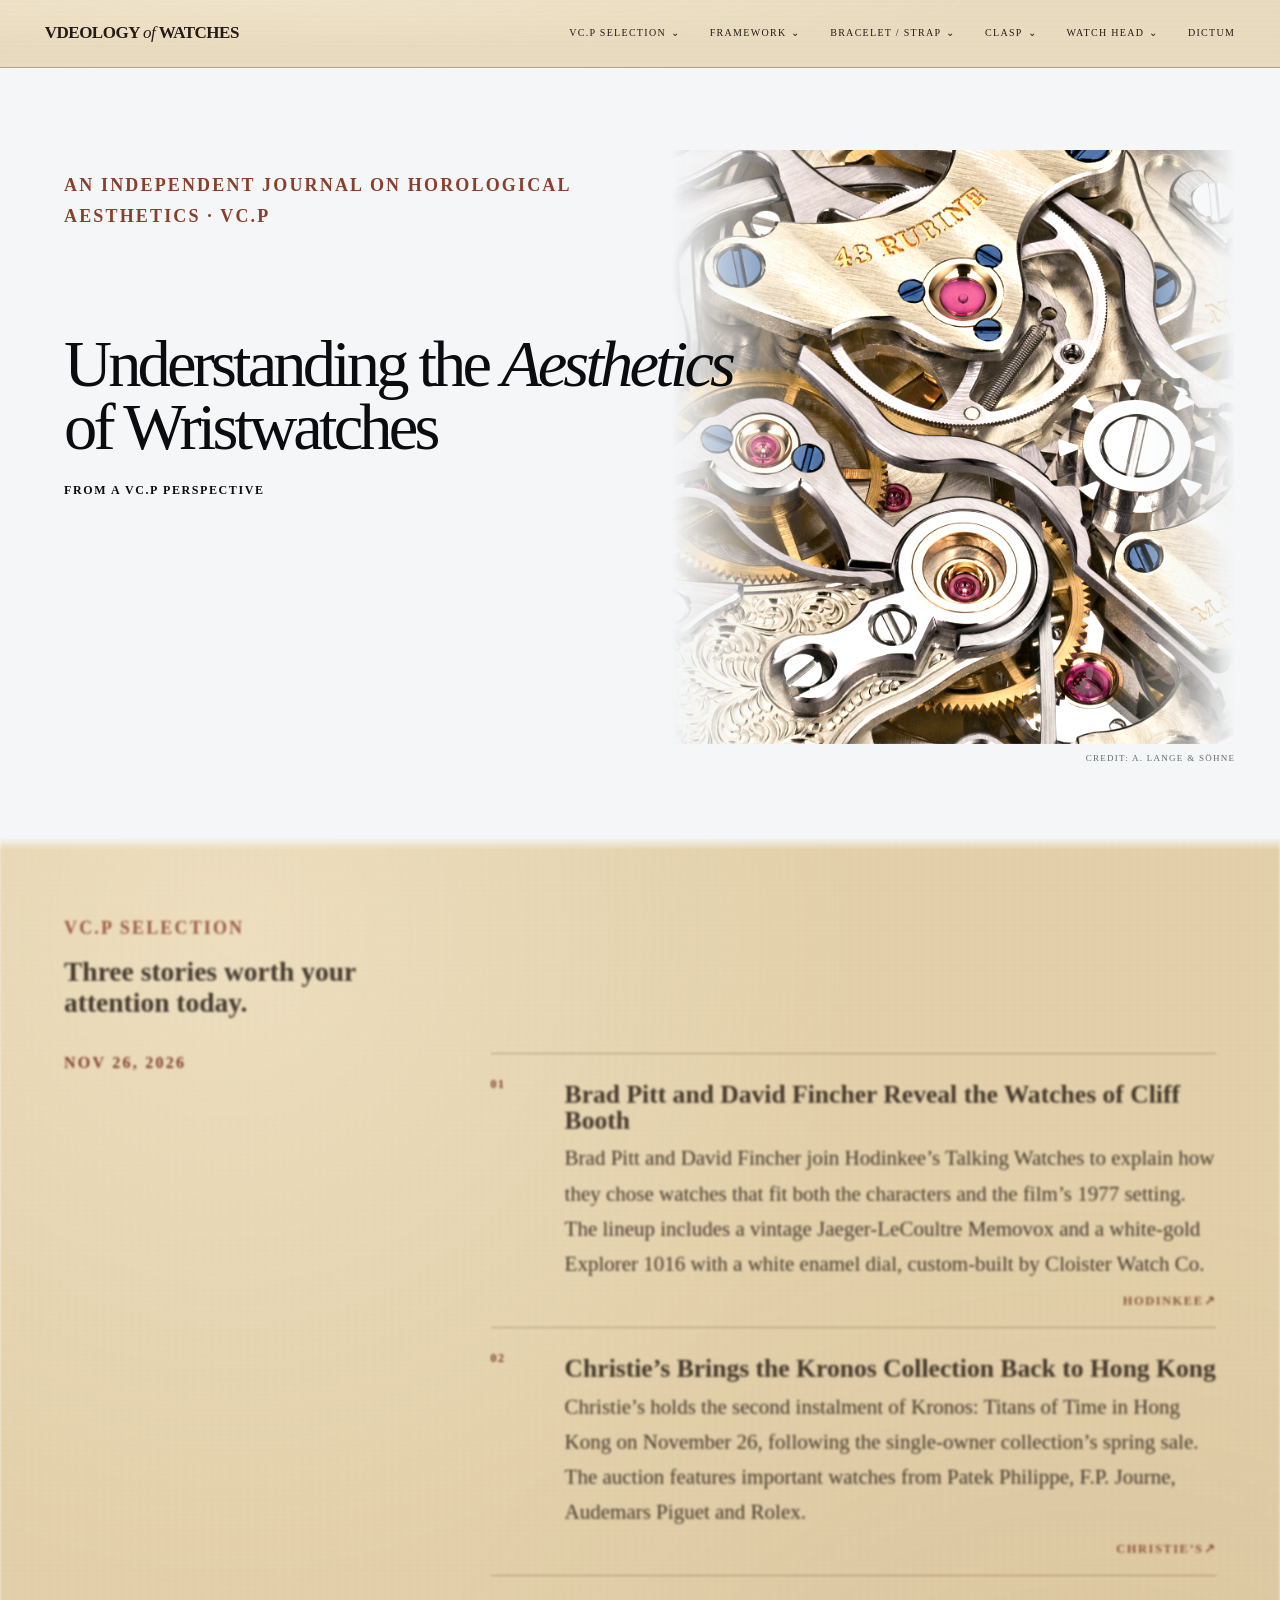
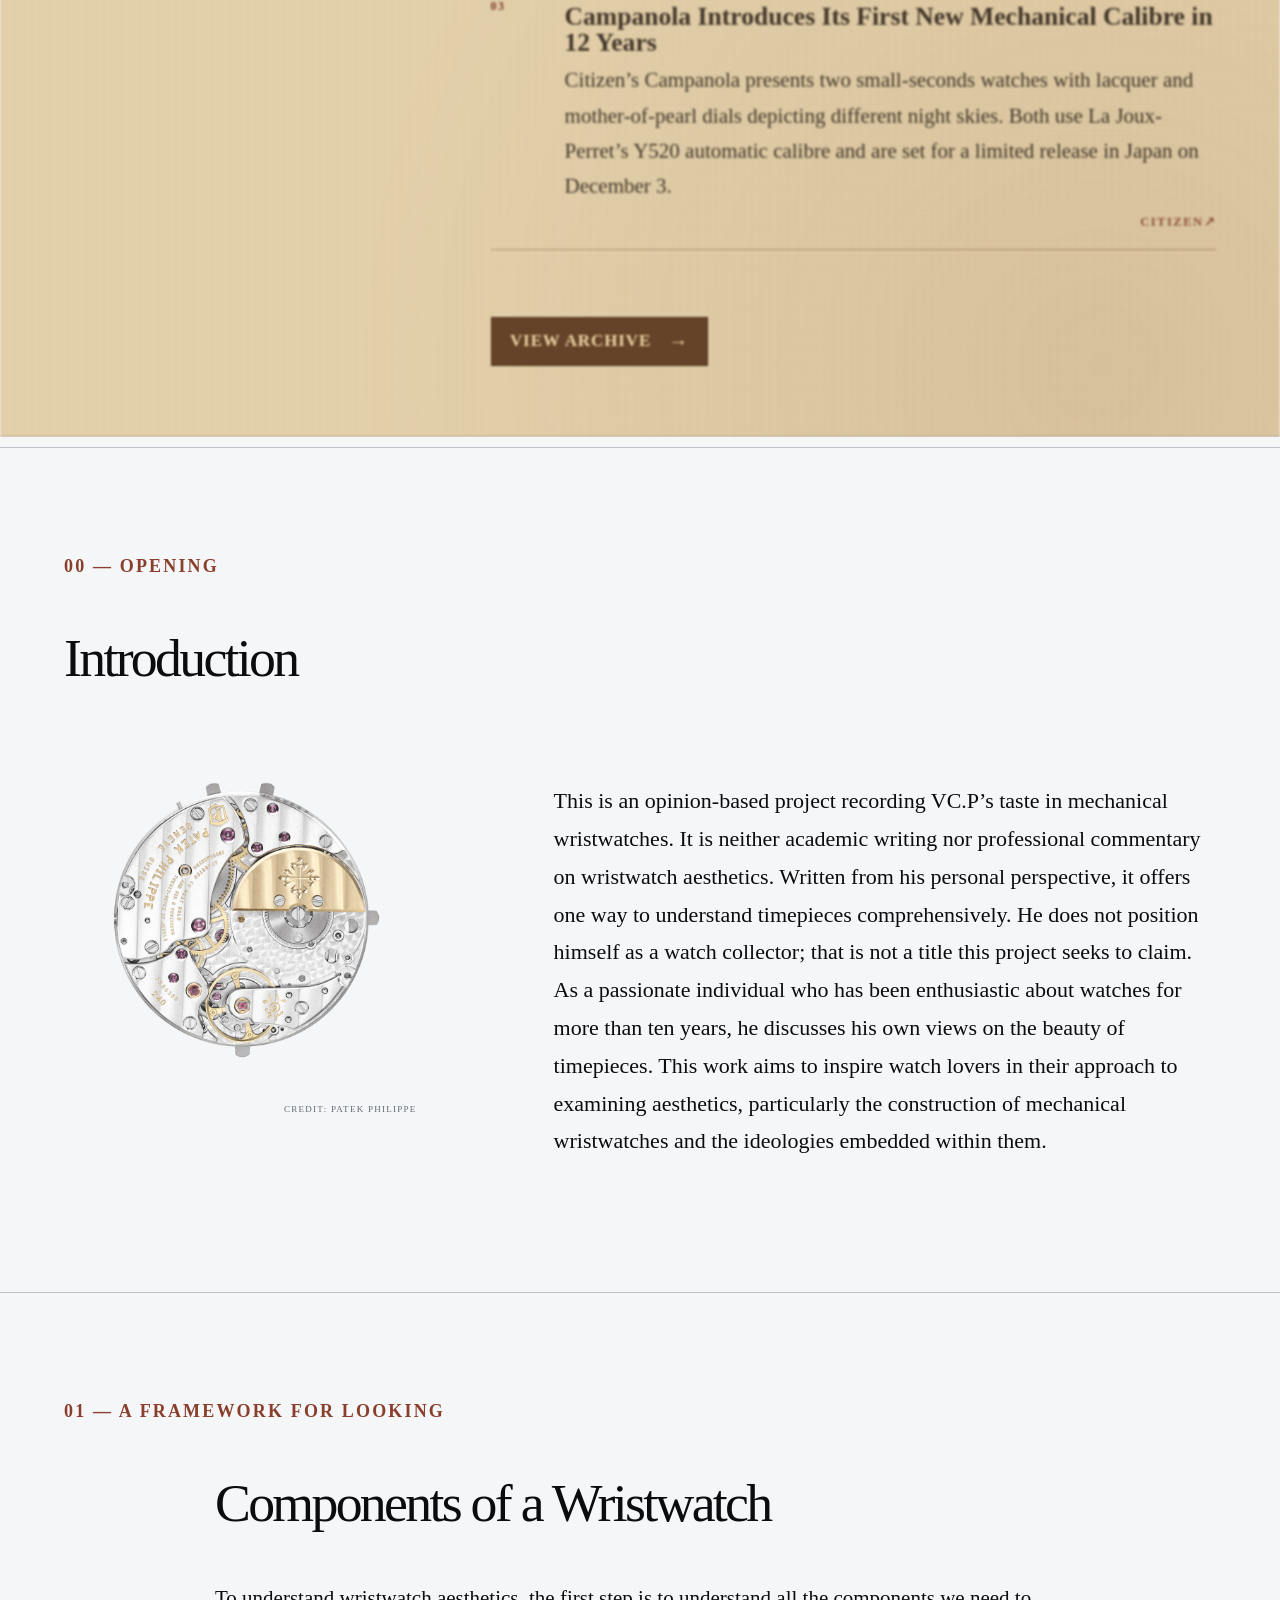
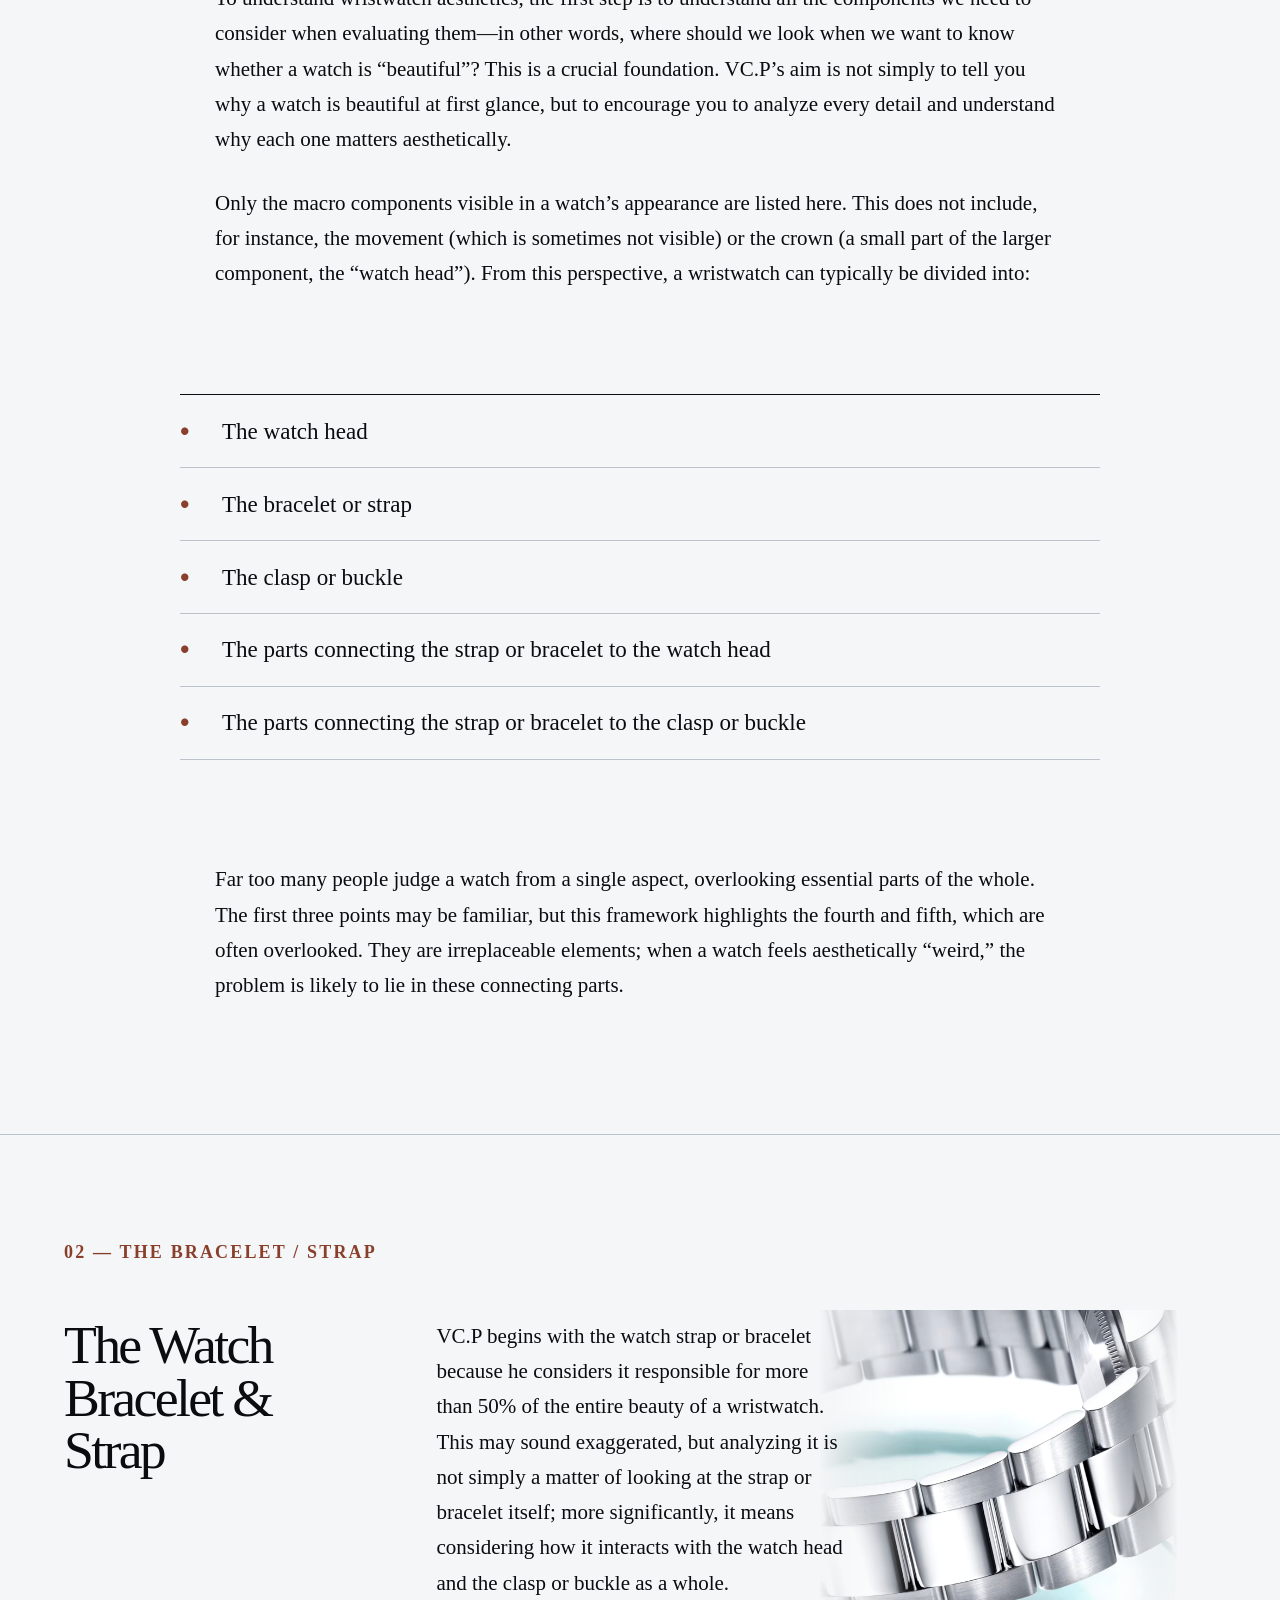
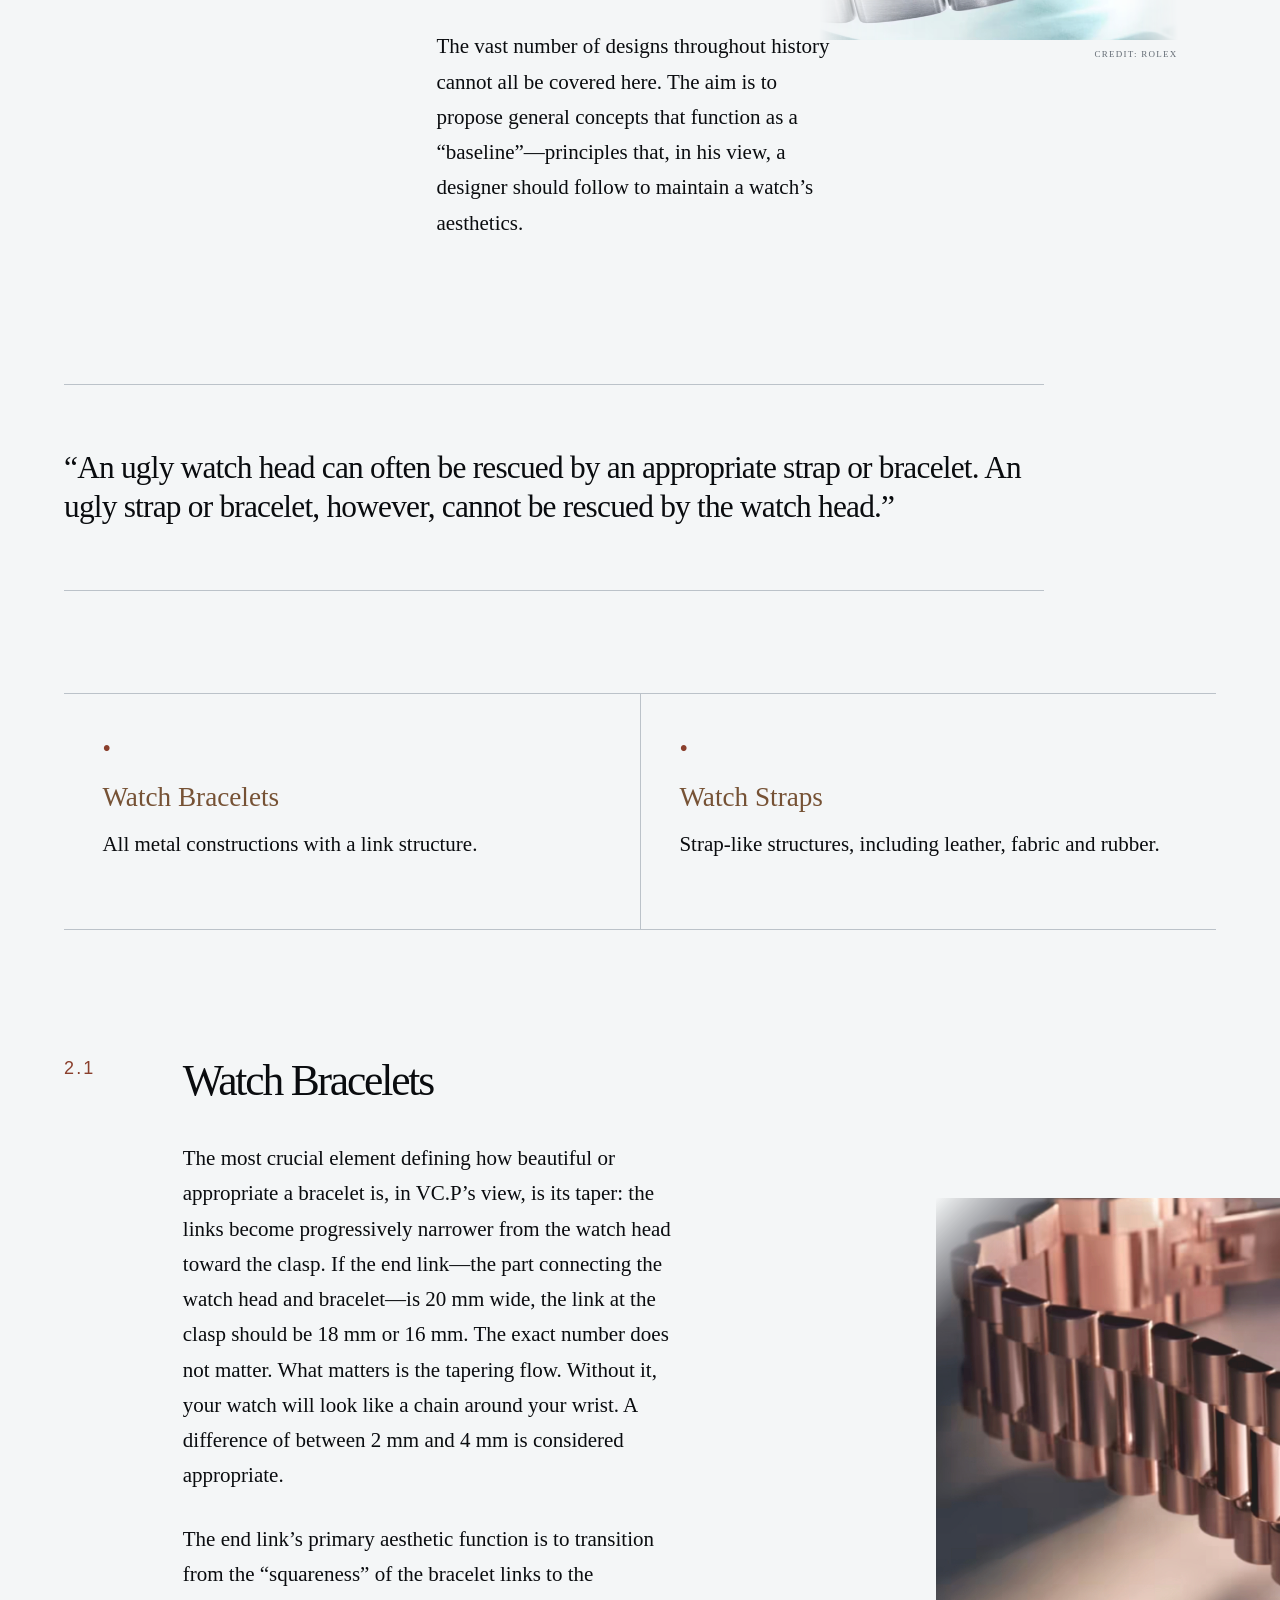
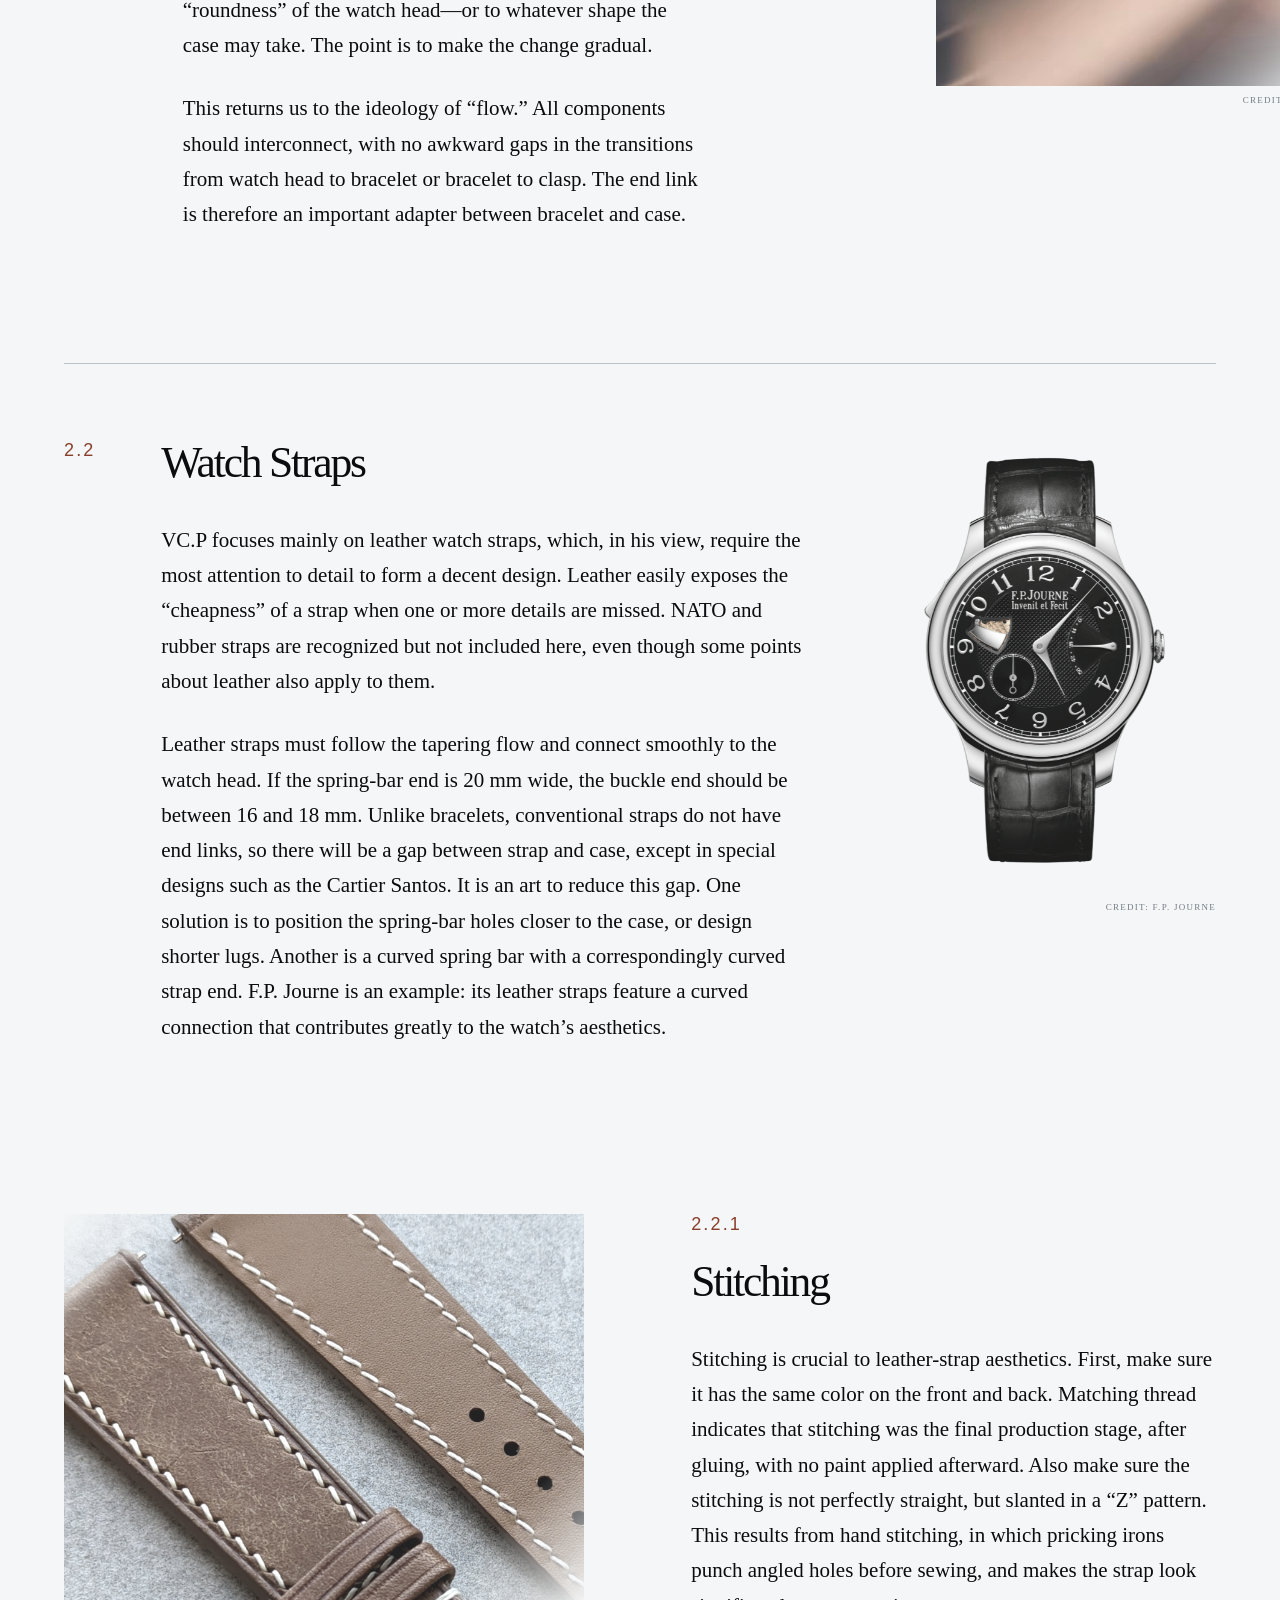
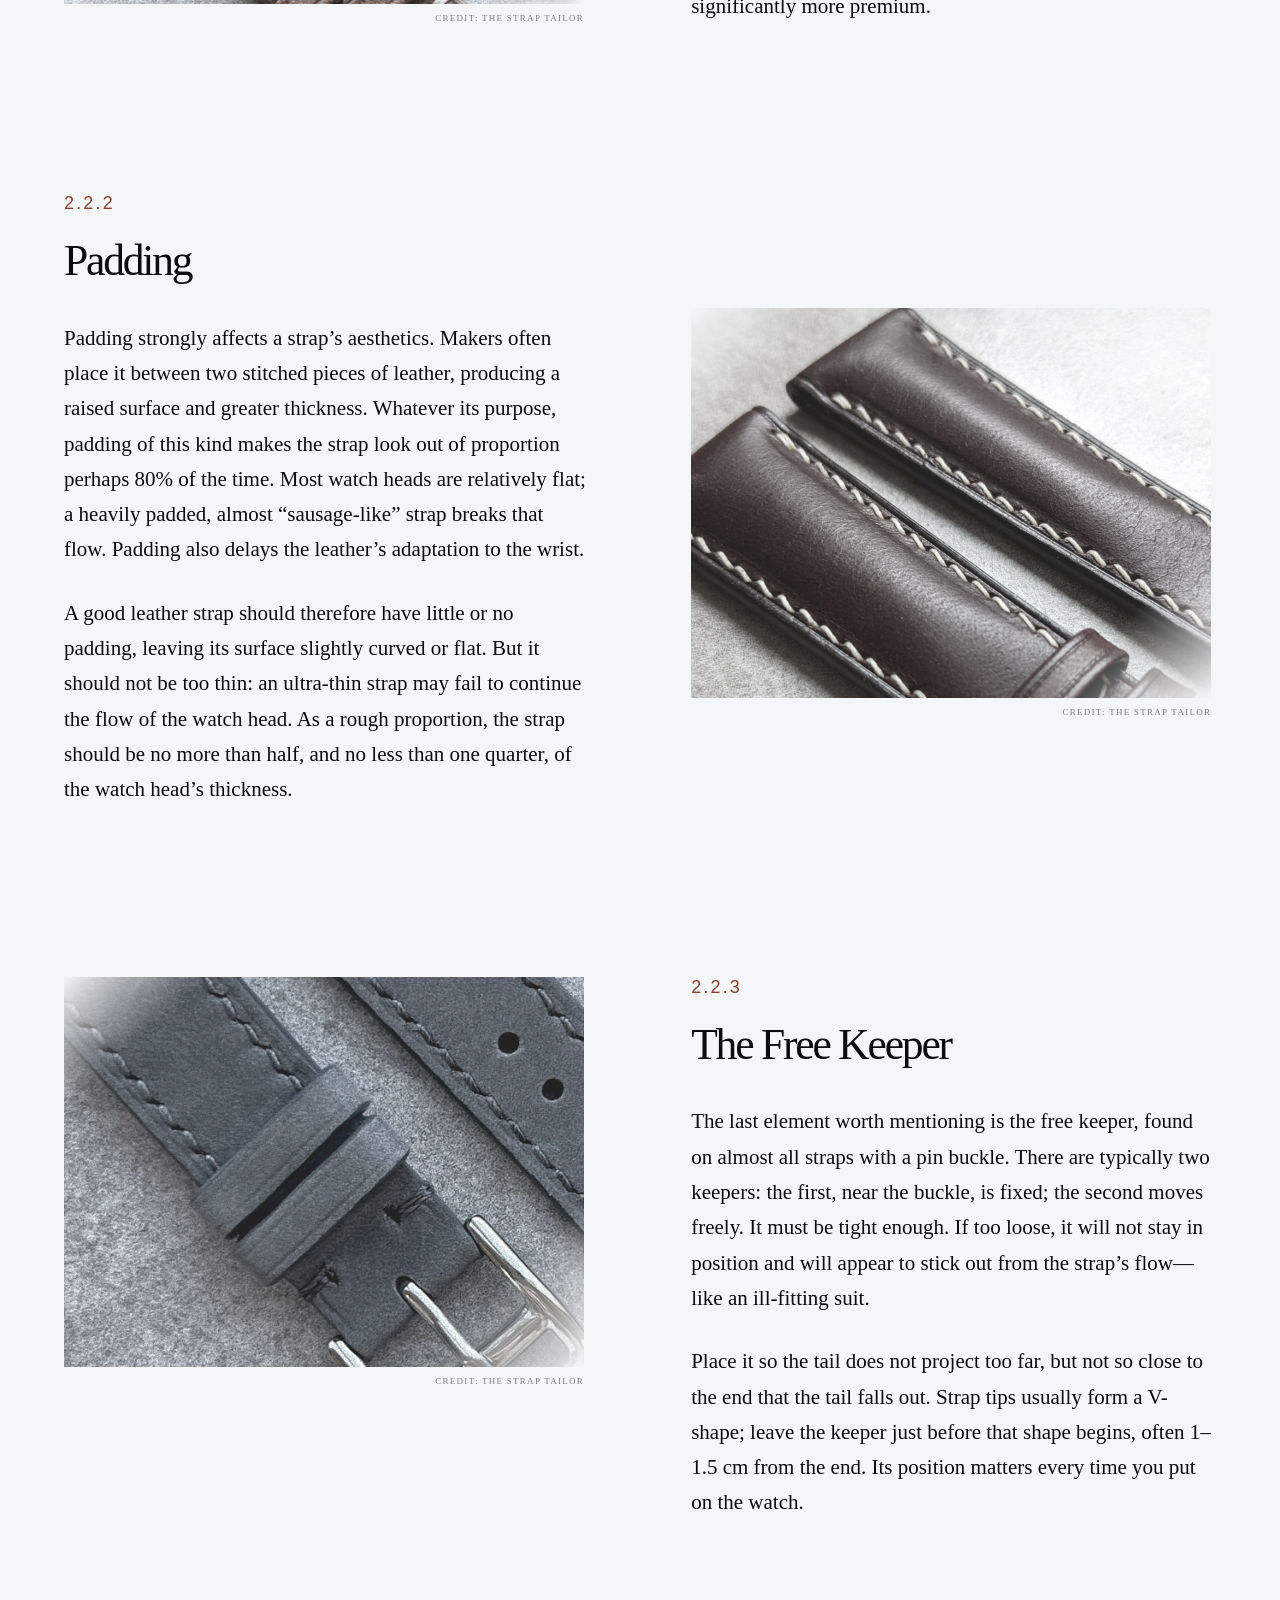
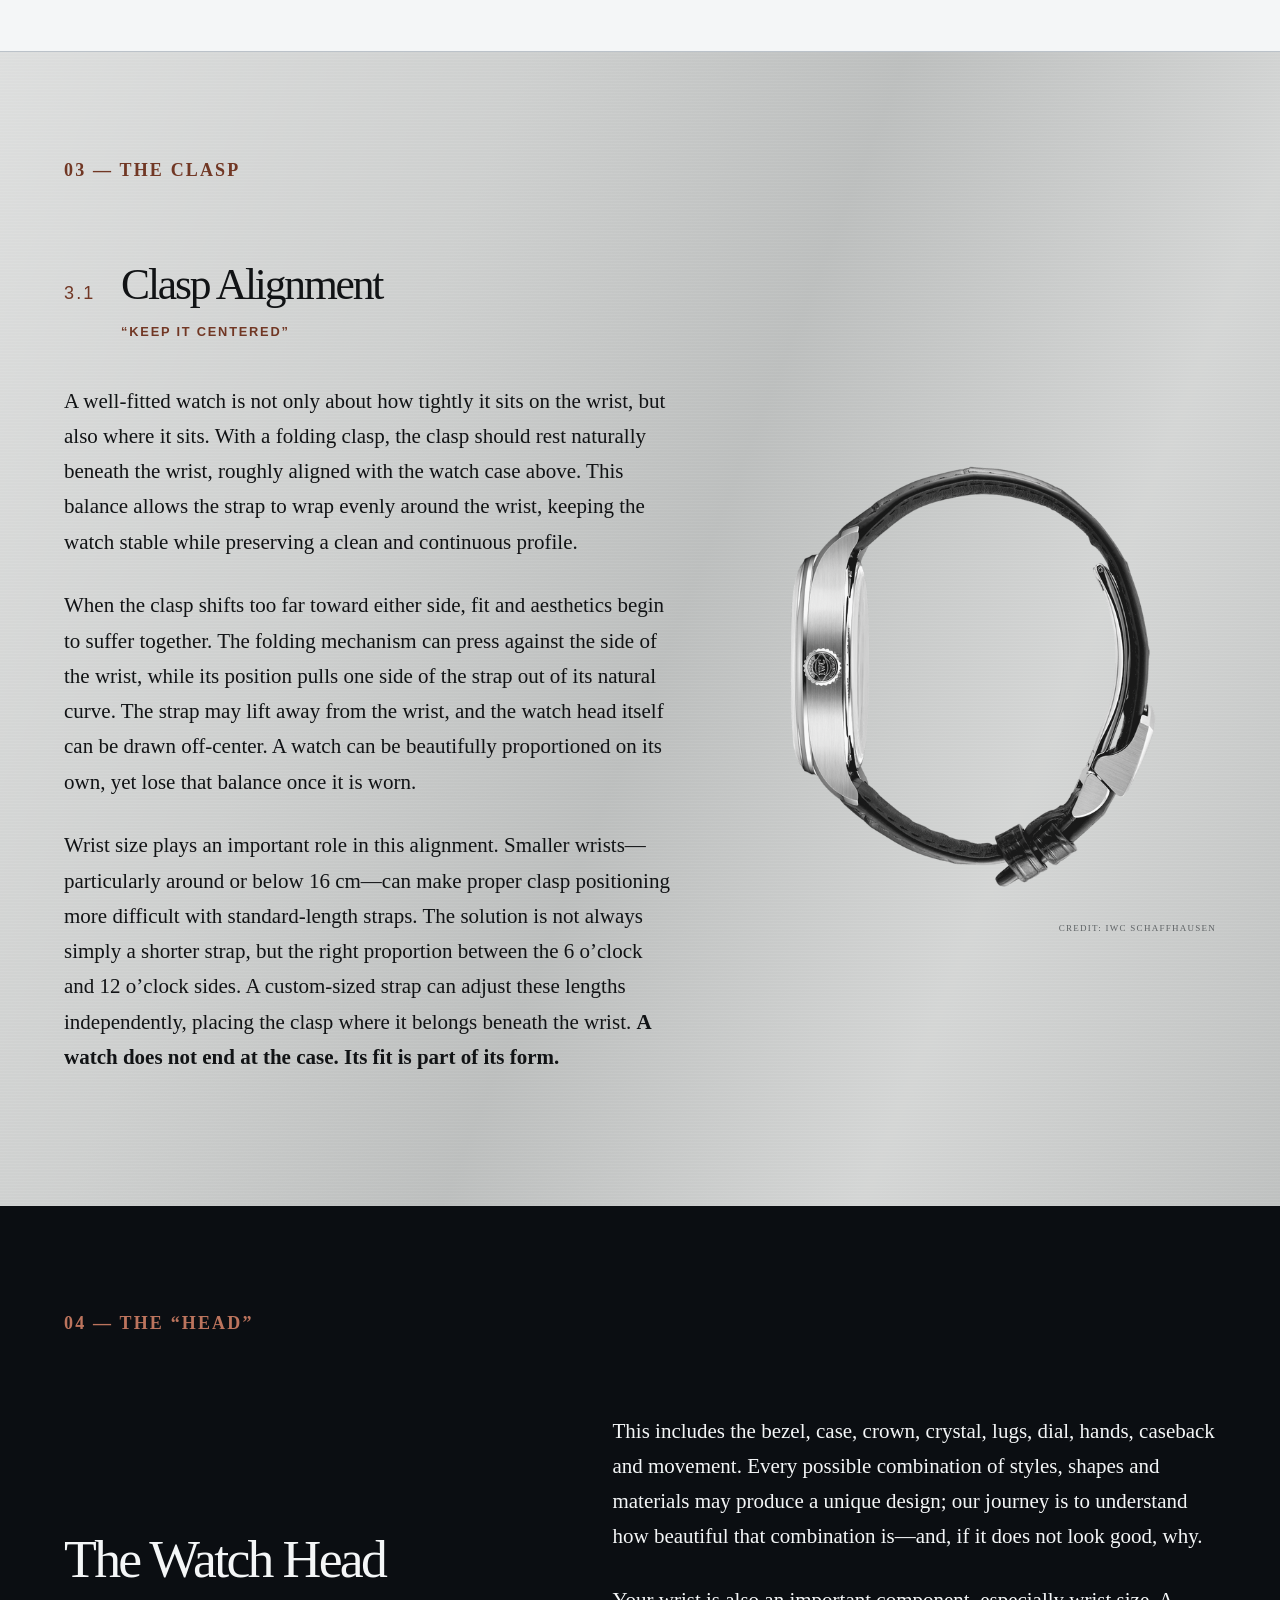
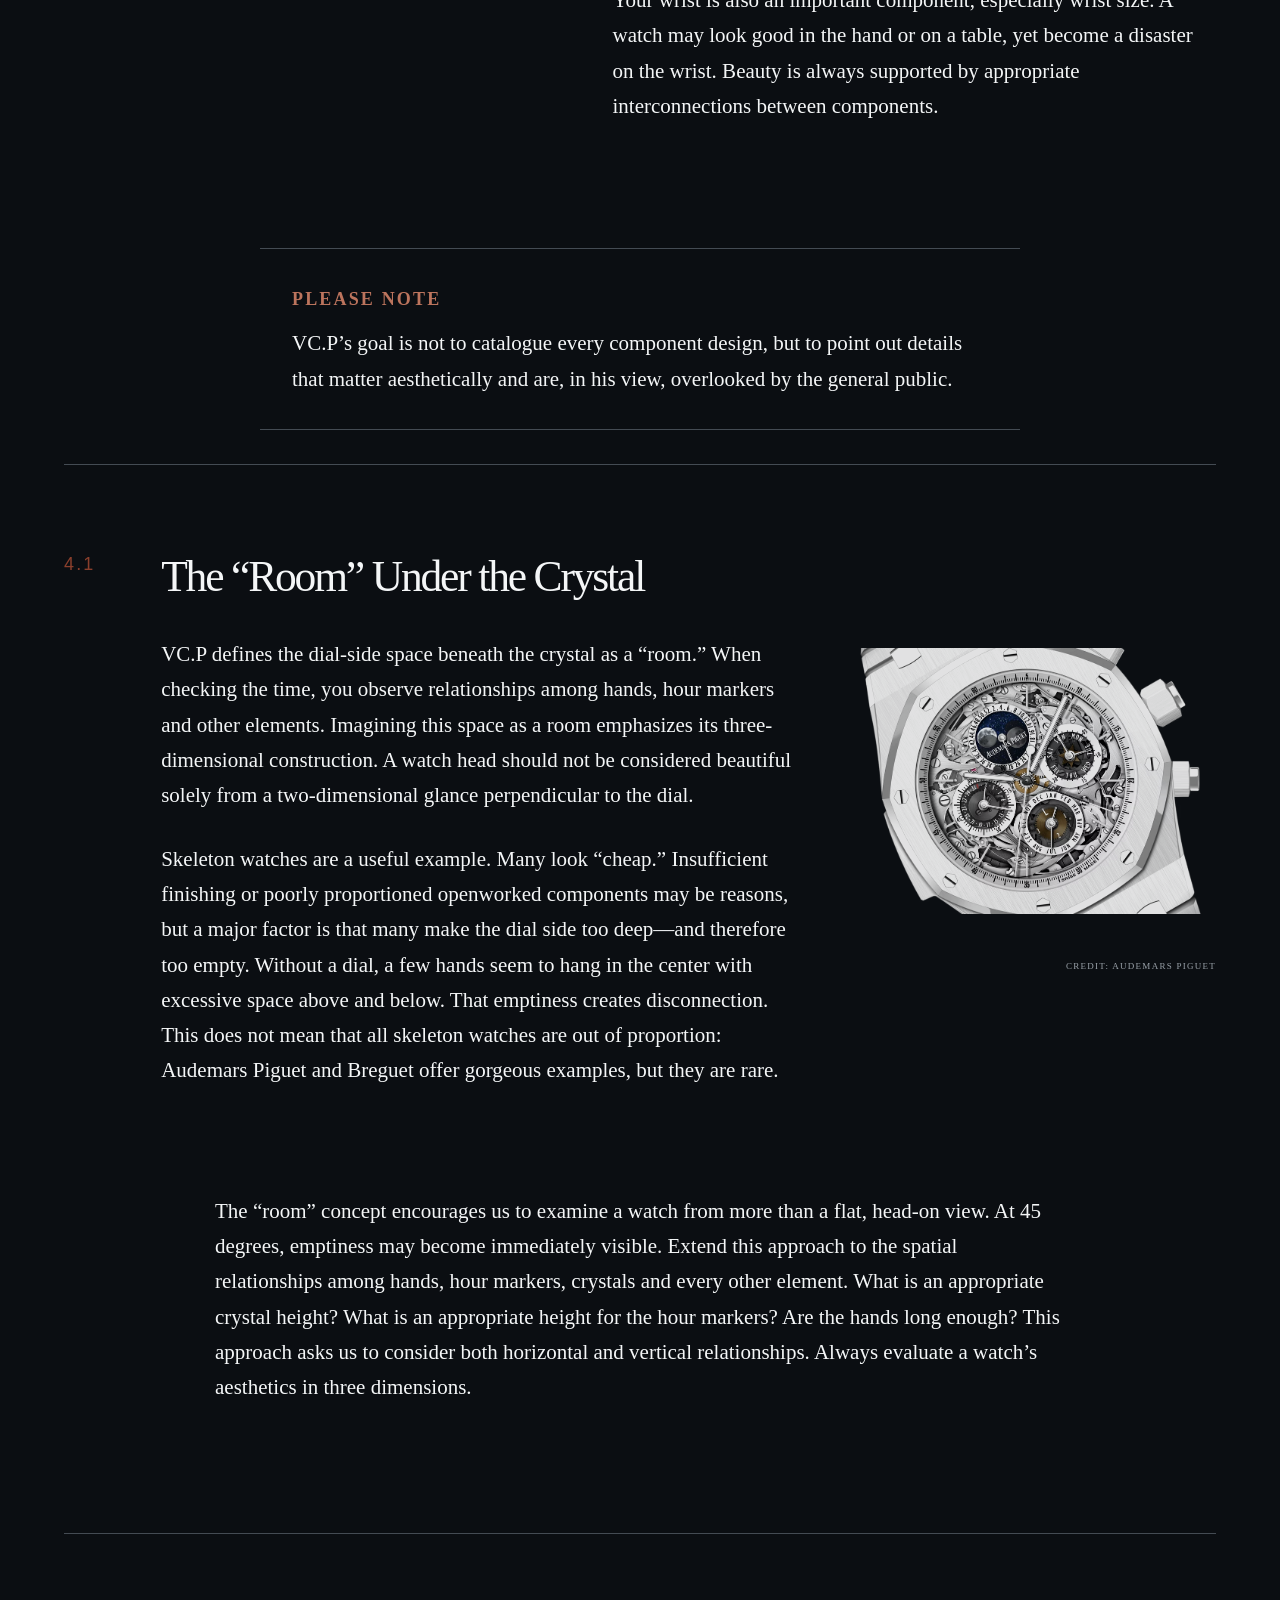
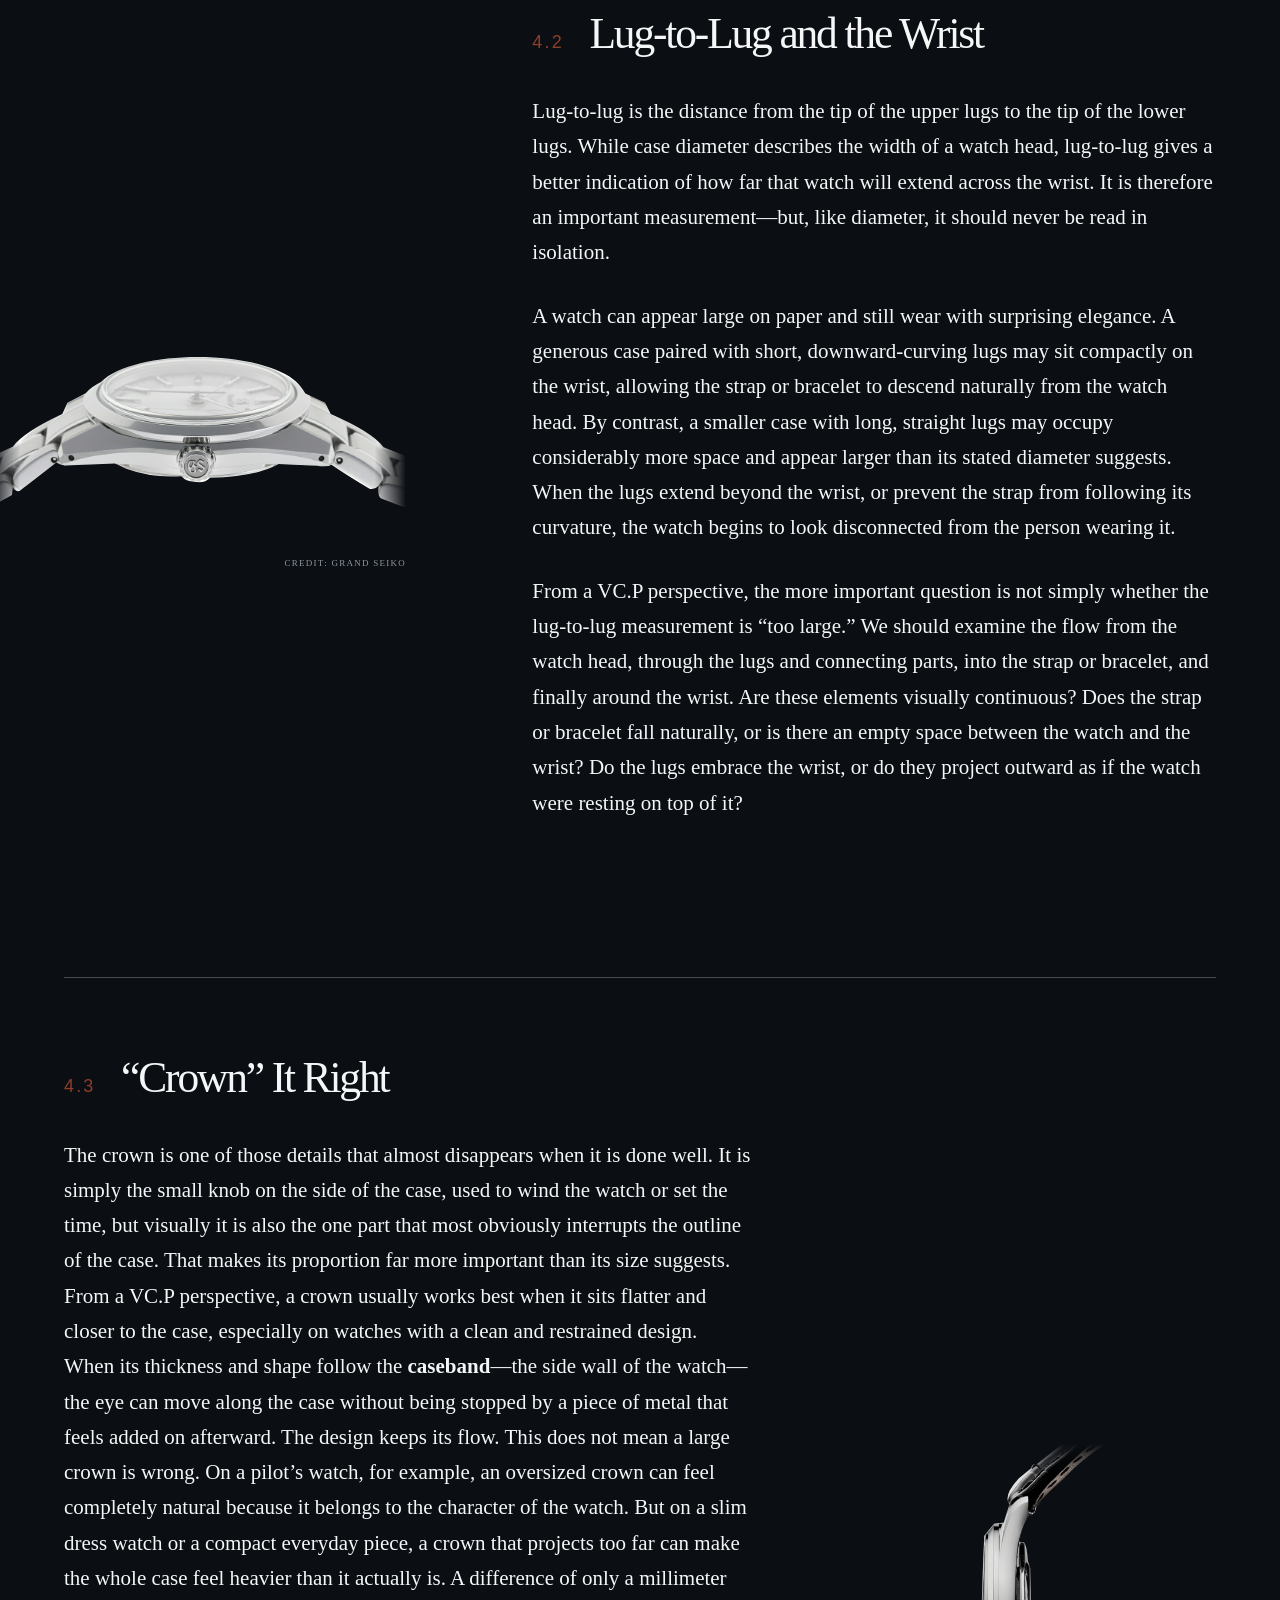
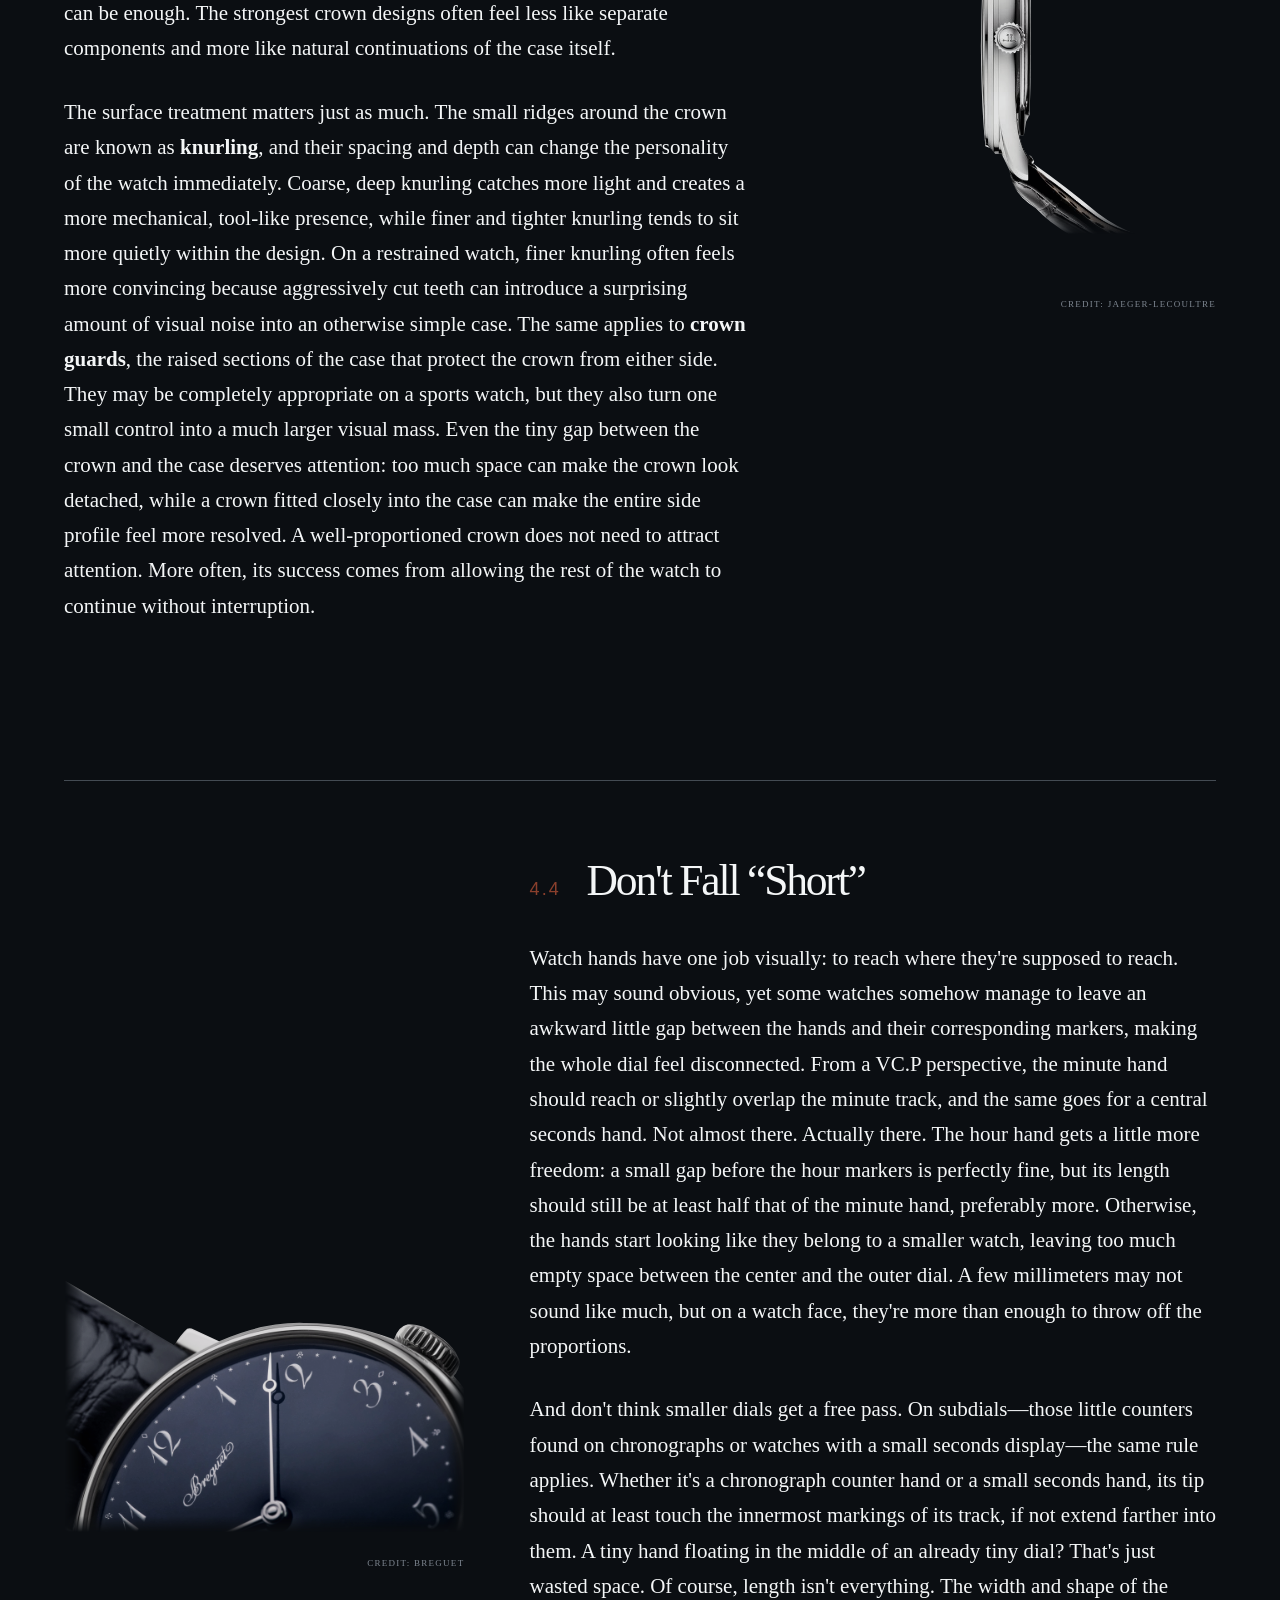
<file: index.html>
<!DOCTYPE html><html lang="en"><head><meta charSet="utf-8"/><meta name="viewport" content="width=device-width, initial-scale=1"/><link rel="icon" type="image/svg+xml" sizes="any" href="/favicon-hands-v2.svg"/><link rel="icon" type="image/png" sizes="32x32" href="/favicon-hands-v2-32.png"/><link rel="icon" type="image/png" sizes="16x16" href="/favicon-hands-v2-16.png"/><link rel="shortcut icon" type="image/x-icon" sizes="32x32" href="/favicon-hands-v2.ico"/><link rel="apple-touch-icon" sizes="180x180" href="/apple-touch-icon-180x180-hands-v3.png"/><link rel="apple-touch-icon" sizes="167x167" href="/apple-touch-icon-167x167-hands-v3.png"/><link rel="apple-touch-icon" sizes="152x152" href="/apple-touch-icon-152x152-hands-v3.png"/><link rel="apple-touch-icon" sizes="120x120" href="/apple-touch-icon-120x120-hands-v3.png"/><link rel="apple-touch-icon-precomposed" href="/apple-touch-icon-precomposed.png"/><meta name="apple-mobile-web-app-title" content="Vdeology"/><link rel="manifest" href="./site.webmanifest?v=hands-v1"/><meta name="theme-color" content="#07090b"/><meta name="msapplication-TileColor" content="#07090b"/><meta name="msapplication-TileImage" content="./mstile-150x150.png?v=hands-v1"/><link rel="stylesheet" href="./_next/static/css/index.f4b8a7e.css?v=20261127-credit-edge" data-rsc-css-href="./_next/static/css/index.f4b8a7e.css?v=20261127-dont-fall-short" data-precedence="vite-rsc/importer-resources"/><title>Vdeology of Watches</title><meta name="description" content="An independent journal on horological aesthetics."/><script defer src="./home-scroll.js?v=bracelet-unclipped"></script><link rel="stylesheet" href="./home-mobile-entry.css"/><link rel="stylesheet" href="./responsive-refinements.css?v=ap-credit"/><script defer src="./mobile-nav.js"></script></head><body><svg class="asset-filters" aria-hidden="true" width="0" height="0"><filter id="lange-key" color-interpolation-filters="sRGB"><feColorMatrix type="matrix" values="1 0 0 0 0 0 1 0 0 0 0 0 1 0 0 -1.55 -1.55 -1.55 0 4.5"/></filter></svg><main><header><a href="#top" class="logo">Vdeology <i>of</i> Watches</a><nav><div class="selection-dropdown"><a href="#selection">VC.P Selection</a><button type="button" aria-label="Open VC.P Selection menu">⌄</button><div class="selection-dropdown-menu">
<a href="./selection-archive.html?issue=20261126">VC.P Selection Archive</a></div></div><div class="selection-dropdown section-dropdown"><a href="#framework">Framework</a><button type="button" aria-label="Open Framework menu">⌄</button><div class="selection-dropdown-menu"><a href="#opening">Opening</a><a href="#framework">Components</a></div></div><div class="selection-dropdown section-dropdown"><a href="#bracelets">Bracelet / Strap</a><button type="button" aria-label="Open Bracelet and Strap menu">⌄</button><div class="selection-dropdown-menu"><a href="#watch-bracelets">Watch Bracelets</a><a href="#straps">Watch Straps</a></div></div><div class="selection-dropdown section-dropdown"><a href="#clasp-alignment">Clasp</a><button type="button" aria-label="Open Clasp menu">⌄</button><div class="selection-dropdown-menu"><a href="#clasp-alignment">Clasp Alignment</a></div></div><div class="selection-dropdown section-dropdown"><a href="#head">Watch Head</a><button type="button" aria-label="Open Watch Head menu">⌄</button><div class="selection-dropdown-menu"><a href="#crystal-room">Room Under Crystal</a><a href="#lug-to-lug">Lug-to-Lug</a><a href="#crown">Crown</a><a href="#hand-length">Don't Fall “Short”</a></div></div><a href="#dictums" onclick="var d=document.getElementById('dictums'),go=function(b){window.scrollTo({top:d.getBoundingClientRect().top+window.scrollY-118,behavior:b})};go('smooth');setTimeout(function(){go('auto')},500);setTimeout(function(){go('auto')},1200);return false;">Dictum</a></nav></header><section class="hero" id="top"><div class="eyebrow">An independent journal on horological aesthetics · VC.P</div><h1>Understanding the <em>Aesthetics</em> of Wristwatches</h1><div class="meta"><span>From a VC.P Perspective</span></div><figure><img src="./images/hero-lange.jpg" alt="A. Lange &amp; Söhne watch detail" loading="lazy"/><figcaption>Credit: <!-- -->A. Lange &amp; Söhne</figcaption></figure></section>
<section id="selection" aria-labelledby="selection-title"><div class="selection-heading"><div class="eyebrow" id="selection-title">VC.P Selection</div><p>Three stories worth your attention today.</p></div><div class="selection-date"><time dateTime="2026-11-26">Nov 26, 2026</time></div><ol class="selection-list"><li><span class="selection-number">01</span><div><h3>Brad Pitt and David Fincher Reveal the Watches of Cliff Booth</h3><p>Brad Pitt and David Fincher join Hodinkee’s Talking Watches to explain how they chose watches that fit both the characters and the film’s 1977 setting. The lineup includes a vintage Jaeger-LeCoultre Memovox and a white-gold Explorer 1016 with a white enamel dial, custom-built by Cloister Watch Co.</p><p class="selection-citations"><a class="selection-source" href="https://www.hodinkee.com/articles/with-brad-pitt-and-david-fincher" target="_blank" rel="noreferrer">Hodinkee</a></p></div></li><li><span class="selection-number">02</span><div><h3>Christie’s Brings the Kronos Collection Back to Hong Kong</h3><p>Christie’s holds the second instalment of Kronos: Titans of Time in Hong Kong on November 26, following the single-owner collection’s spring sale. The auction features important watches from Patek Philippe, F.P. Journe, Audemars Piguet and Rolex.</p><p class="selection-citations"><a class="selection-source" href="https://www.christies.com/en/auction/auction-31134/overview" target="_blank" rel="noreferrer">Christie’s</a></p></div></li><li><span class="selection-number">03</span><div><h3>Campanola Introduces Its First New Mechanical Calibre in 12 Years</h3><p>Citizen’s Campanola presents two small-seconds watches with lacquer and mother-of-pearl dials depicting different night skies. Both use La Joux-Perret’s Y520 automatic calibre and are set for a limited release in Japan on December 3.</p><p class="selection-citations"><a class="selection-source" href="https://www.citizen.jp/news/2026/20261110.html" target="_blank" rel="noreferrer">Citizen</a></p></div></li></ol><a class="selection-archive-link" href="./selection-archive.html?issue=20261126">View Archive <span aria-hidden="true">→</span></a></section>
<section id="opening"><div class="eyebrow">00 — Opening</div><div class="split"><div><h2>Introduction</h2><figure><img src="./images/patek-abstract.png" alt="Patek Philippe movement" loading="lazy"/><figcaption>Credit: <!-- -->Patek Philippe</figcaption></figure></div><p class="lead">This is an opinion-based project recording VC.P’s taste in mechanical wristwatches. It is neither academic writing nor professional commentary on wristwatch aesthetics. Written from his personal perspective, it offers one way to understand timepieces comprehensively. He does not position himself as a watch collector; that is not a title this project seeks to claim. As a passionate individual who has been enthusiastic about watches for more than ten years, he discusses his own views on the beauty of timepieces. This work aims to inspire watch lovers in their approach to examining aesthetics, particularly the construction of mechanical wristwatches and the ideologies embedded within them.</p></div></section><section id="framework"><div class="eyebrow">01 — A framework for looking</div><div class="copy"><h2>Components of a Wristwatch</h2><p>To understand wristwatch aesthetics, the first step is to understand all the components we need to consider when evaluating them—in other words, where should we look when we want to know whether a watch is “beautiful”? This is a crucial foundation. VC.P’s aim is not simply to tell you why a watch is beautiful at first glance, but to encourage you to analyze every detail and understand why each one matters aesthetically.</p><p>Only the macro components visible in a watch’s appearance are listed here. This does not include, for instance, the movement (which is sometimes not visible) or the crown (a small part of the larger component, the “watch head”). From this perspective, a wristwatch can typically be divided into:</p></div><ol class="parts"><li><b aria-hidden="true">•</b>The watch head</li><li><b aria-hidden="true">•</b>The bracelet or strap</li><li><b aria-hidden="true">•</b>The clasp or buckle</li><li><b aria-hidden="true">•</b><span>The parts connecting the strap or bracelet to the watch head </span></li><li><b aria-hidden="true">•</b><span>The parts connecting the strap or bracelet to the clasp or buckle </span></li></ol><p class="copy">Far too many people judge a watch from a single aspect, overlooking essential parts of the whole. The first three points may be familiar, but this framework highlights the fourth and fifth, which are often overlooked. They are irreplaceable elements; when a watch feels aesthetically “weird,” the problem is likely to lie in these connecting parts.</p></section><section id="bracelets"><figure><img src="./images/rolex-bracelet.jpg" alt="Rolex watch and bracelet" loading="lazy"/><figcaption>Credit: <!-- -->Rolex</figcaption></figure><div class="eyebrow">02 — The bracelet / strap</div><div class="split"><h2>The Watch Bracelet &amp; Strap</h2><div><p>VC.P begins with the watch strap or bracelet because he considers it responsible for more than 50% of the entire beauty of a wristwatch. This may sound exaggerated, but analyzing it is not simply a matter of looking at the strap or bracelet itself; more significantly, it means considering how it interacts with the watch head and the clasp or buckle as a whole.</p><p>The vast number of designs throughout history cannot all be covered here. The aim is to propose general concepts that function as a “baseline”—principles that, in his view, a designer should follow to maintain a watch’s aesthetics.</p></div></div><blockquote>“An ugly watch head can often be rescued by an appropriate strap or bracelet. An ugly strap or bracelet, however, cannot be rescued by the watch head.”</blockquote><div class="cards"><div><small aria-hidden="true">•</small><h3>Watch Bracelets</h3><p>All metal constructions with a link structure.</p></div><div><small aria-hidden="true">•</small><h3>Watch Straps</h3><p>Strap-like structures, including leather, fabric and rubber.</p></div></div><article id="watch-bracelets"><div class="number">2.1</div><div><h3>Watch Bracelets</h3><p>The most crucial element defining how beautiful or appropriate a bracelet is, in VC.P’s view, is its taper: the links become progressively narrower from the watch head toward the clasp. If the end link—the part connecting the watch head and bracelet—is 20 mm wide, the link at the clasp should be 18 mm or 16 mm. The exact number does not matter. What matters is the tapering flow. Without it, your watch will look like a chain around your wrist. A difference of between 2 mm and 4 mm is considered appropriate.</p><p>The end link’s primary aesthetic function is to transition from the “squareness” of the bracelet links to the “roundness” of the watch head—or to whatever shape the case may take. The point is to make the change gradual.</p><p>This returns us to the ideology of “flow.” All components should interconnect, with no awkward gaps in the transitions from watch head to bracelet or bracelet to clasp. The end link is therefore an important adapter between bracelet and case.</p></div><figure><img src="./images/rolex-end-links.jpg" alt="Rolex bracelet end links" loading="lazy"/><figcaption>Credit: <!-- -->Rolex</figcaption></figure></article></section><section id="straps"><article><div class="number">2.2</div><div><h2>Watch Straps</h2><p>VC.P focuses mainly on leather watch straps, which, in his view, require the most attention to detail to form a decent design. Leather easily exposes the “cheapness” of a strap when one or more details are missed. NATO and rubber straps are recognized but not included here, even though some points about leather also apply to them.</p><p>Leather straps must follow the tapering flow and connect smoothly to the watch head. If the spring-bar end is 20 mm wide, the buckle end should be between 16 and 18 mm. Unlike bracelets, conventional straps do not have end links, so there will be a gap between strap and case, except in special designs such as the Cartier Santos. It is an art to reduce this gap. One solution is to position the spring-bar holes closer to the case, or design shorter lugs. Another is a curved spring bar with a correspondingly curved strap end. F.P. Journe is an example: its leather straps feature a curved connection that contributes greatly to the watch’s aesthetics.</p></div><figure><img src="./images/fpj-strap.png" alt="F.P. Journe curved-end strap" loading="lazy"/><figcaption>Credit: <!-- -->F.P. Journe</figcaption></figure></article><div class="detail stitching-detail"><figure><img src="./images/strap-stitching.jpg" alt="Hand-stitched watch strap" loading="lazy"/><figcaption>Credit: <!-- -->The Strap Tailor</figcaption></figure><div><div class="number">2.2.1</div><h3>Stitching</h3><p>Stitching is crucial to leather-strap aesthetics. First, make sure it has the same color on the front and back. Matching thread indicates that stitching was the final production stage, after gluing, with no paint applied afterward. Also make sure the stitching is not perfectly straight, but slanted in a “Z” pattern. This results from hand stitching, in which pricking irons punch angled holes before sewing, and makes the strap look significantly more premium.</p></div></div><div class="detail padding-detail"><div><div class="number">2.2.2</div><h3>Padding</h3><p>Padding strongly affects a strap’s aesthetics. Makers often place it between two stitched pieces of leather, producing a raised surface and greater thickness. Whatever its purpose, padding of this kind makes the strap look out of proportion perhaps 80% of the time. Most watch heads are relatively flat; a heavily padded, almost “sausage-like” strap breaks that flow. Padding also delays the leather’s adaptation to the wrist.</p><p>A good leather strap should therefore have little or no padding, leaving its surface slightly curved or flat. But it should not be too thin: an ultra-thin strap may fail to continue the flow of the watch head. As a rough proportion, the strap should be no more than half, and no less than one quarter, of the watch head’s thickness.</p></div><figure><img src="./images/strap-stuffing.jpg" alt="Side profile of a leather strap" loading="lazy"/><figcaption>Credit: <!-- -->The Strap Tailor</figcaption></figure></div><div class="detail free-keeper-detail"><figure><img src="./images/strap-keeper.jpg" alt="Leather strap and free keeper" loading="lazy"/><figcaption>Credit: <!-- -->The Strap Tailor</figcaption></figure><div><div class="number">2.2.3</div><h3>The Free Keeper</h3><p>The last element worth mentioning is the free keeper, found on almost all straps with a pin buckle. There are typically two keepers: the first, near the buckle, is fixed; the second moves freely. It must be tight enough. If too loose, it will not stay in position and will appear to stick out from the strap’s flow—like an ill-fitting suit.</p><p>Place it so the tail does not project too far, but not so close to the end that the tail falls out. Strap tips usually form a V-shape; leave the keeper just before that shape begins, often 1–1.5 cm from the end. Its position matters every time you put on the watch.</p></div></div></section><section id="clasp-alignment" class="clasp-alignment-section"><div class="eyebrow">03 — The Clasp</div><article class="clasp-alignment-layout"><div class="clasp-alignment-copy"><div class="clasp-heading-row"><span class="number">3.1</span><div class="clasp-heading-text"><h3>Clasp Alignment</h3><p class="section-subtitle">“Keep It Centered”</p></div></div><p>A well-fitted watch is not only about how tightly it sits on the wrist, but also where it sits. With a folding clasp, the clasp should rest naturally beneath the wrist, roughly aligned with the watch case above. This balance allows the strap to wrap evenly around the wrist, keeping the watch stable while preserving a clean and continuous profile.</p><p>When the clasp shifts too far toward either side, fit and aesthetics begin to suffer together. The folding mechanism can press against the side of the wrist, while its position pulls one side of the strap out of its natural curve. The strap may lift away from the wrist, and the watch head itself can be drawn off-center. A watch can be beautifully proportioned on its own, yet lose that balance once it is worn.</p><p>Wrist size plays an important role in this alignment. Smaller wrists—particularly around or below 16 cm—can make proper clasp positioning more difficult with standard-length straps. The solution is not always simply a shorter strap, but the right proportion between the 6 o’clock and 12 o’clock sides. A custom-sized strap can adjust these lengths independently, placing the clasp where it belongs beneath the wrist. <strong>A watch does not end at the case. Its fit is part of its form.</strong></p></div><figure><img src="./images/iwc-portugieser-profile.png" alt="IWC Portugieser side profile showing the case above and folding clasp below" loading="lazy"/><figcaption>Credit: <!-- -->IWC Schaffhausen</figcaption></figure></article></section><section id="head"><div class="eyebrow">04 — The “Head”</div><div class="split"><h2>The Watch Head</h2><div><p>This includes the bezel, case, crown, crystal, lugs, dial, hands, caseback and movement. Every possible combination of styles, shapes and materials may produce a unique design; our journey is to understand how beautiful that combination is—and, if it does not look good, why.</p><p>Your wrist is also an important component, especially wrist size. A watch may look good in the hand or on a table, yet become a disaster on the wrist. Beauty is always supported by appropriate interconnections between components.</p></div></div><aside><b>Please note</b><p>VC.P’s goal is not to catalogue every component design, but to point out details that matter aesthetically and are, in his view, overlooked by the general public.</p></aside><article id="crystal-room"><div class="number">4.1</div><div><h3>The “Room” Under the Crystal</h3><p>VC.P defines the dial-side space beneath the crystal as a “room.” When checking the time, you observe relationships among hands, hour markers and other elements. Imagining this space as a room emphasizes its three-dimensional construction. A watch head should not be considered beautiful solely from a two-dimensional glance perpendicular to the dial.</p><p>Skeleton watches are a useful example. Many look “cheap.” Insufficient finishing or poorly proportioned openworked components may be reasons, but a major factor is that many make the dial side too deep—and therefore too empty. Without a dial, a few hands seem to hang in the center with excessive space above and below. That emptiness creates disconnection. This does not mean that all skeleton watches are out of proportion: Audemars Piguet and Breguet offer gorgeous examples, but they are rare.</p></div><figure><img src="./images/ap-skeleton.png" alt="Audemars Piguet openworked watch" loading="lazy"/><figcaption>Credit: <!-- -->Audemars Piguet</figcaption></figure></article><p class="copy">The “room” concept encourages us to examine a watch from more than a flat, head-on view. At 45 degrees, emptiness may become immediately visible. Extend this approach to the spatial relationships among hands, hour markers, crystals and every other element. What is an appropriate crystal height? What is an appropriate height for the hour markers? Are the hands long enough? This approach asks us to consider both horizontal and vertical relationships. Always evaluate a watch’s aesthetics in three dimensions.</p><article class="lug-section" id="lug-to-lug"><figure class="lug-gs-figure"><div class="lug-image-frame"><img src="./images/grand-seiko-sbgw297-lug-profile.jpg?v=soft-edge-v2" alt="Grand Seiko SBGW297 shown in side profile with both lugs visible" loading="lazy"/></div><figcaption>Credit: <!-- -->Grand Seiko</figcaption></figure><div><div class="lug-heading-row"><span class="number">4.2</span><h3>Lug-to-Lug and the Wrist</h3></div><p>Lug-to-lug is the distance from the tip of the upper lugs to the tip of the lower lugs. While case diameter describes the width of a watch head, lug-to-lug gives a better indication of how far that watch will extend across the wrist. It is therefore an important measurement—but, like diameter, it should never be read in isolation.</p><p>A watch can appear large on paper and still wear with surprising elegance. A generous case paired with short, downward-curving lugs may sit compactly on the wrist, allowing the strap or bracelet to descend naturally from the watch head. By contrast, a smaller case with long, straight lugs may occupy considerably more space and appear larger than its stated diameter suggests. When the lugs extend beyond the wrist, or prevent the strap from following its curvature, the watch begins to look disconnected from the person wearing it.</p><p>From a VC.P perspective, the more important question is not simply whether the lug-to-lug measurement is “too large.” We should examine the flow from the watch head, through the lugs and connecting parts, into the strap or bracelet, and finally around the wrist. Are these elements visually continuous? Does the strap or bracelet fall naturally, or is there an empty space between the watch and the wrist? Do the lugs embrace the wrist, or do they project outward as if the watch were resting on top of it?</p></div></article><article class="crown-section" id="crown"><div class="crown-copy"><div class="crown-heading-row"><span class="number">4.3</span><h3>“Crown” It Right</h3></div><p>The crown is one of those details that almost disappears when it is done well. It is simply the small knob on the side of the case, used to wind the watch or set the time, but visually it is also the one part that most obviously interrupts the outline of the case. That makes its proportion far more important than its size suggests. From a VC.P perspective, a crown usually works best when it sits flatter and closer to the case, especially on watches with a clean and restrained design. When its thickness and shape follow the <strong>caseband</strong>—the side wall of the watch—the eye can move along the case without being stopped by a piece of metal that feels added on afterward. The design keeps its flow. This does not mean a large crown is wrong. On a pilot’s watch, for example, an oversized crown can feel completely natural because it belongs to the character of the watch. But on a slim dress watch or a compact everyday piece, a crown that projects too far can make the whole case feel heavier than it actually is. A difference of only a millimeter can be enough. The strongest crown designs often feel less like separate components and more like natural continuations of the case itself.</p><p>The surface treatment matters just as much. The small ridges around the crown are known as <strong>knurling</strong>, and their spacing and depth can change the personality of the watch immediately. Coarse, deep knurling catches more light and creates a more mechanical, tool-like presence, while finer and tighter knurling tends to sit more quietly within the design. On a restrained watch, finer knurling often feels more convincing because aggressively cut teeth can introduce a surprising amount of visual noise into an otherwise simple case. The same applies to <strong>crown guards</strong>, the raised sections of the case that protect the crown from either side. They may be completely appropriate on a sports watch, but they also turn one small control into a much larger visual mass. Even the tiny gap between the crown and the case deserves attention: too much space can make the crown look detached, while a crown fitted closely into the case can make the entire side profile feel more resolved. A well-proportioned crown does not need to attract attention. More often, its success comes from allowing the rest of the watch to continue without interruption.</p></div><figure class="crown-figure"><div class="crown-image-frame"><img src="./images/jlc-master-ultra-thin-crown.jpg" alt="Jaeger-LeCoultre Master Ultra Thin Date showing the crown close to the caseband" loading="lazy"/></div><figcaption>Credit: <!-- -->Jaeger-LeCoultre</figcaption></figure></article>
<article class="crown-section hand-length-section" id="hand-length" aria-labelledby="hand-length-title">
  <div class="crown-copy">
    <div class="crown-heading-row"><span class="number">4.4</span><h3 id="hand-length-title">Don't Fall “Short”</h3></div>
    <p>Watch hands have one job visually: to reach where they're supposed to reach. This may sound obvious, yet some watches somehow manage to leave an awkward little gap between the hands and their corresponding markers, making the whole dial feel disconnected. From a VC.P perspective, the minute hand should reach or slightly overlap the minute track, and the same goes for a central seconds hand. Not almost there. Actually there. The hour hand gets a little more freedom: a small gap before the hour markers is perfectly fine, but its length should still be at least half that of the minute hand, preferably more. Otherwise, the hands start looking like they belong to a smaller watch, leaving too much empty space between the center and the outer dial. A few millimeters may not sound like much, but on a watch face, they're more than enough to throw off the proportions.</p>
    <p>And don't think smaller dials get a free pass. On subdials—those little counters found on chronographs or watches with a small seconds display—the same rule applies. Whether it's a chronograph counter hand or a small seconds hand, its tip should at least touch the innermost markings of its track, if not extend farther into them. A tiny hand floating in the middle of an already tiny dial? That's just wasted space. Of course, length isn't everything. The width and shape of the hands also affect how they sit on the dial. A broad hand carries more visual weight, while a slender one can look elegant with the right amount of reach. The hour and minute hands should also maintain a clear difference in length, so reading the time remains effortless. But none of these details make up for a hand that simply stops too early.</p>
    <p>Good hand proportions pull the entire dial together, connecting the center to the outer markings without making things look crowded. Whether it's a clean three-hander or a busy chronograph, the idea is pretty simple: give the hands somewhere to go, and make sure they actually get there.</p>
  </div>
  <figure class="crown-figure">
    <img src="./images/breguet-7637-hand-length.jpg" width="3840" height="2560" alt="Breguet Classique Répétition Minutes 7637 blue dial, with a Breguet hand reaching the minute track" loading="lazy"/>
    <figcaption>Credit: Breguet</figcaption>
  </figure>
</article>
</section><section id="dictums"><div class="eyebrow">05 — Dictum Board</div><h2>Notes to keep in mind.</h2><blockquote>“So they told me: You are only good enough for watchmaking.” <cite>— Philippe Dufour</cite></blockquote><blockquote>“While the world looks ahead, time rests quietly on your wrist.” <cite>— VC.P</cite></blockquote><blockquote>“Time may not exist, but timepieces surely do.” <cite>— VC.P</cite></blockquote><blockquote>“Scratches are record players of memories.” <cite>— VC.P</cite></blockquote></section><footer><div class="logo">Vdeology <i>of</i> Watches</div><p>More Vdeologies are on the way…</p><a href="mailto:czy2001123@gmail.com">Contact VC.P <span aria-hidden="true">→</span></a><span>© 2026 VC.P. All rights reserved.</span></footer></main><script>(function () {  if (!new URLSearchParams(window.location.search).has('dictum')) return;  var go = function () {    var d = document.getElementById('dictums');    if (d) window.scrollTo({ top: d.getBoundingClientRect().top + window.scrollY - 118, behavior: 'auto' });  };  window.addEventListener('load', function () {    go();    setTimeout(go, 500);    setTimeout(go, 1200);  });}());</script><script>(function(){var copyright=document.querySelector('footer > span:last-child');if(copyright){copyright.textContent='© '+new Date().getFullYear()+' VC.P. All rights reserved.';}}());</script></body></html>
</file>
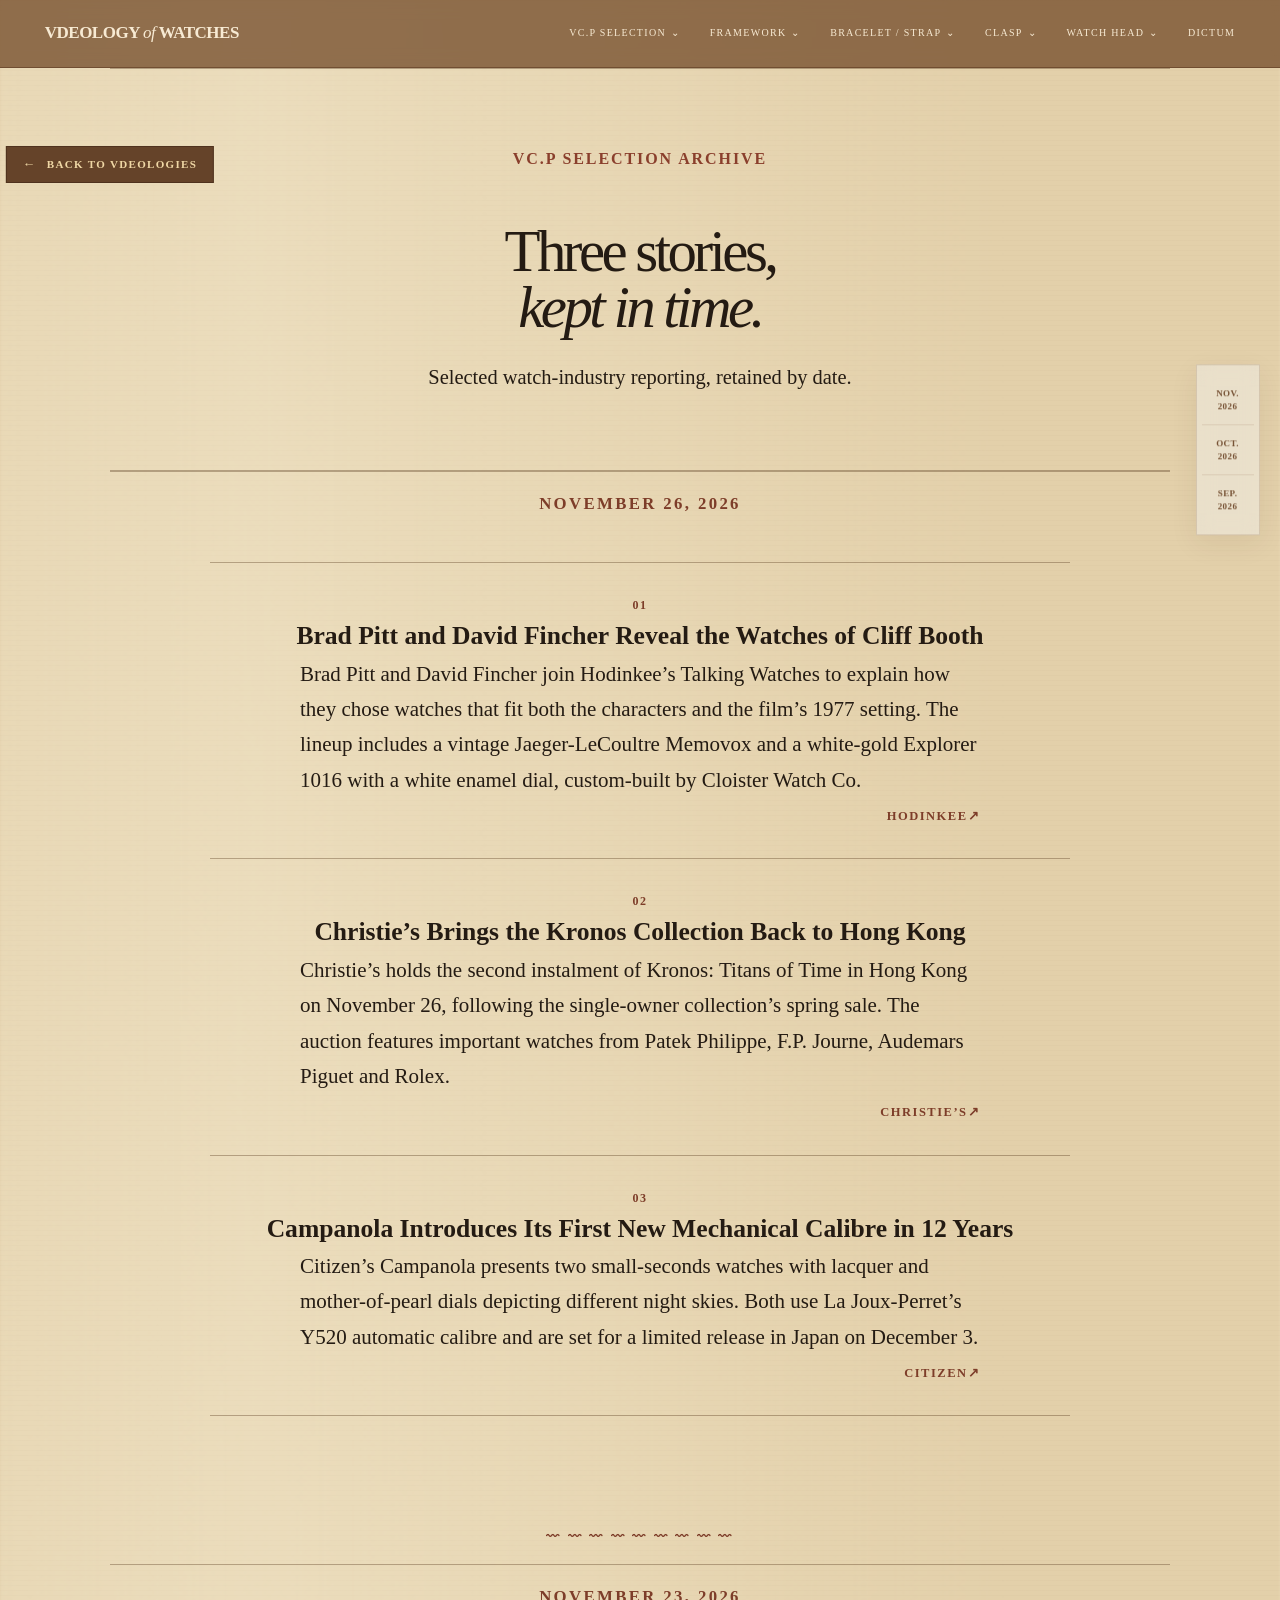
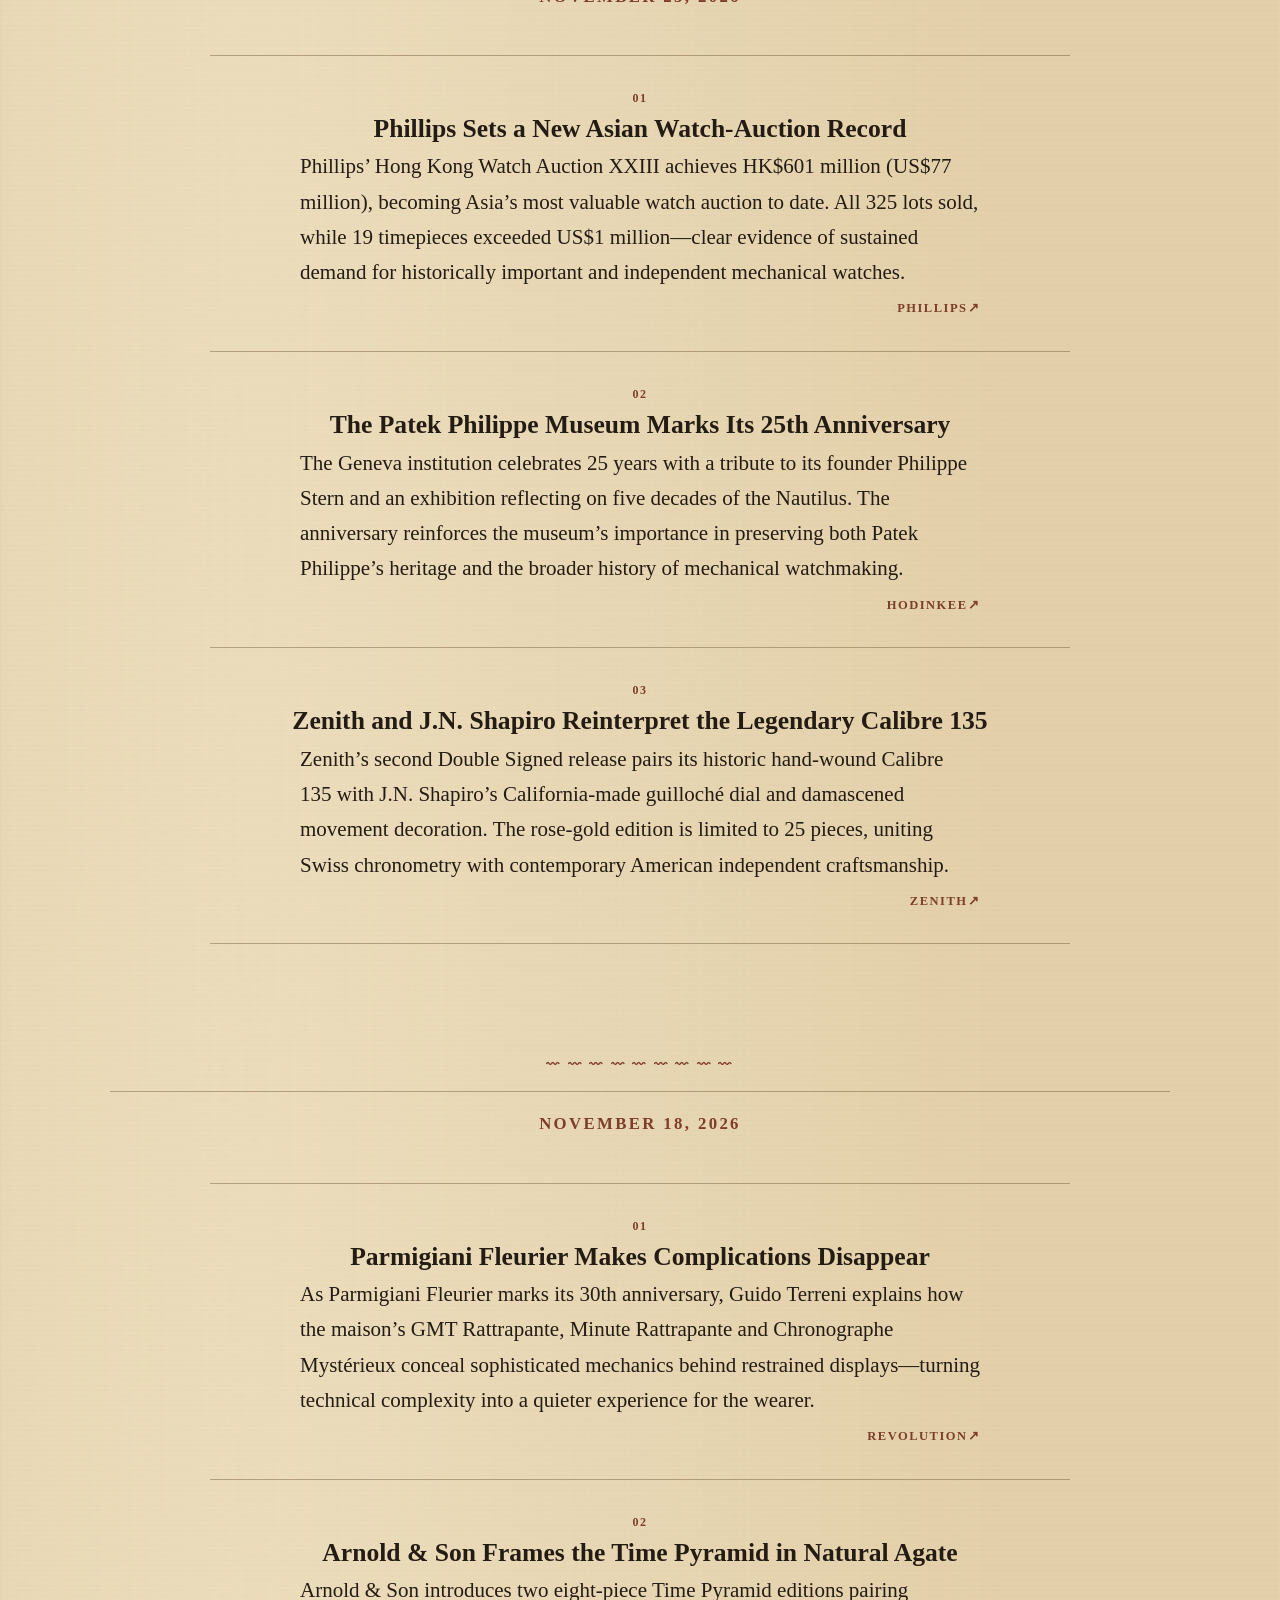
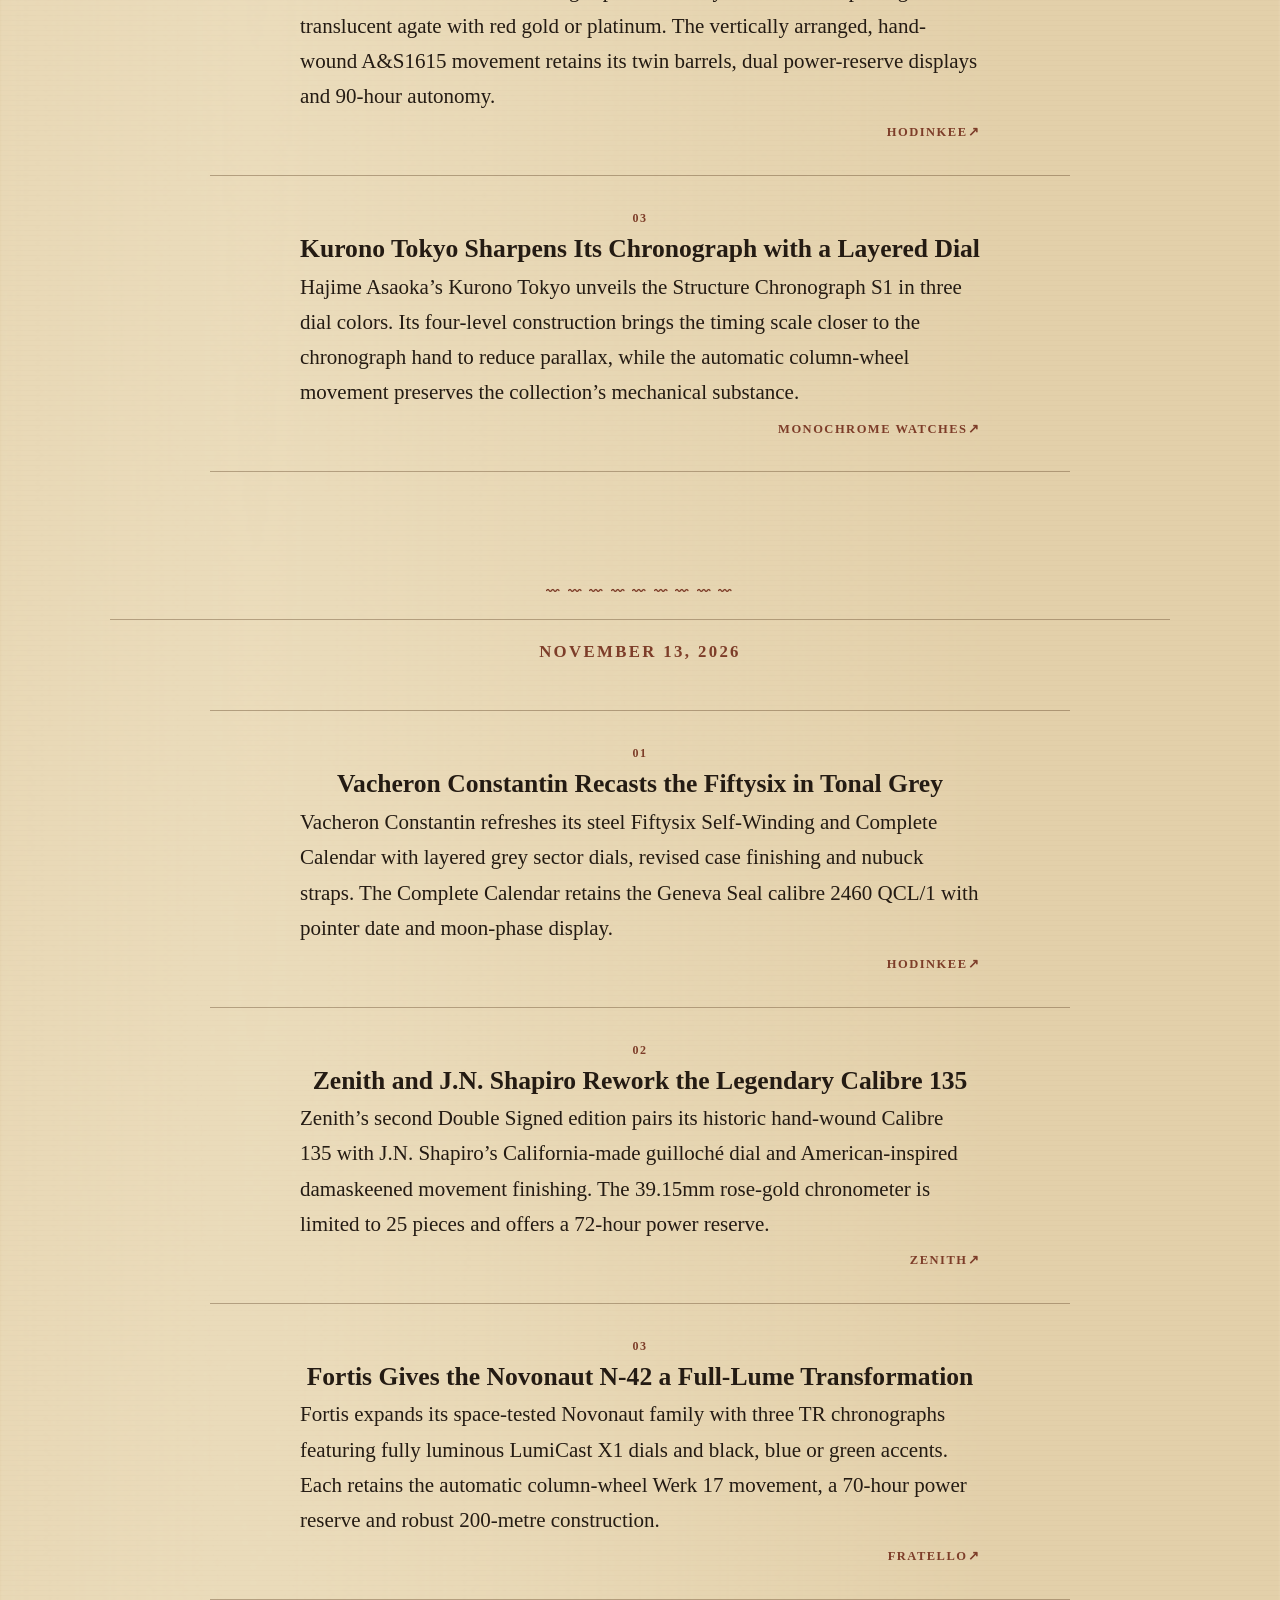
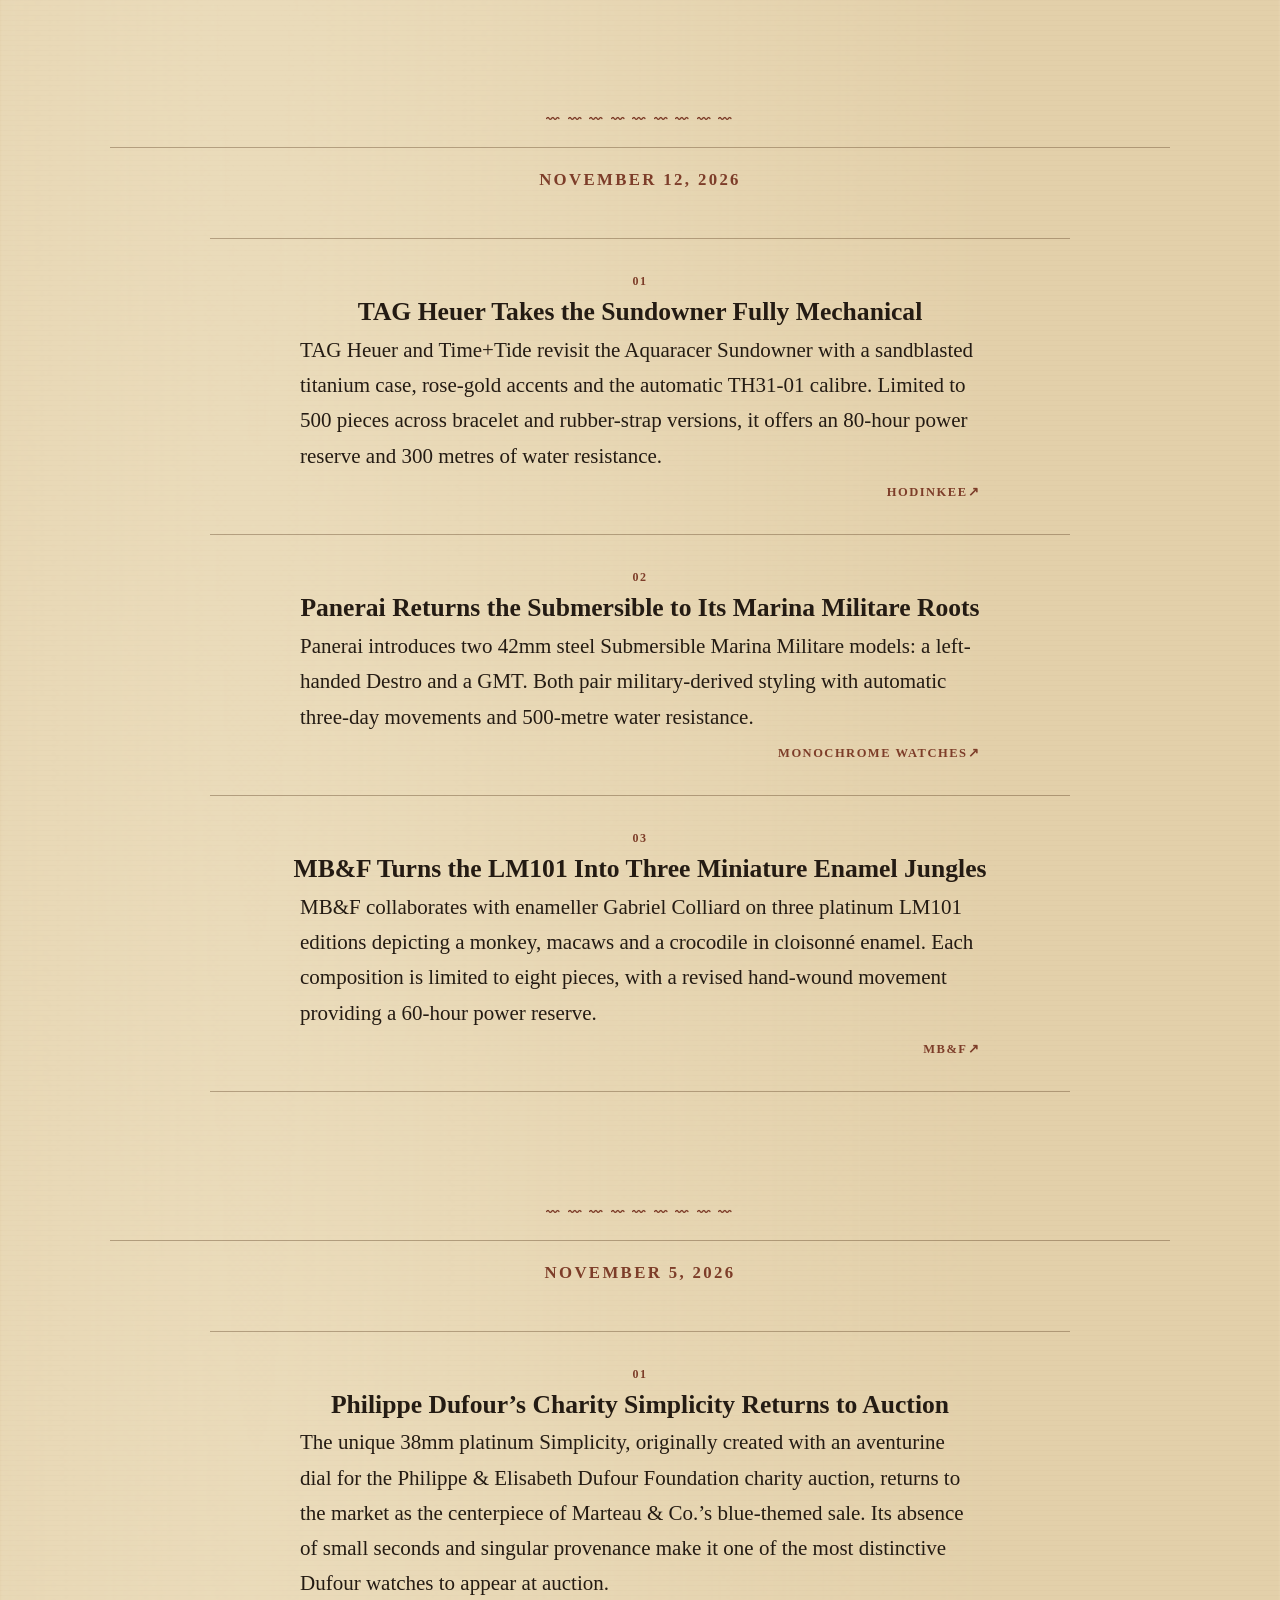
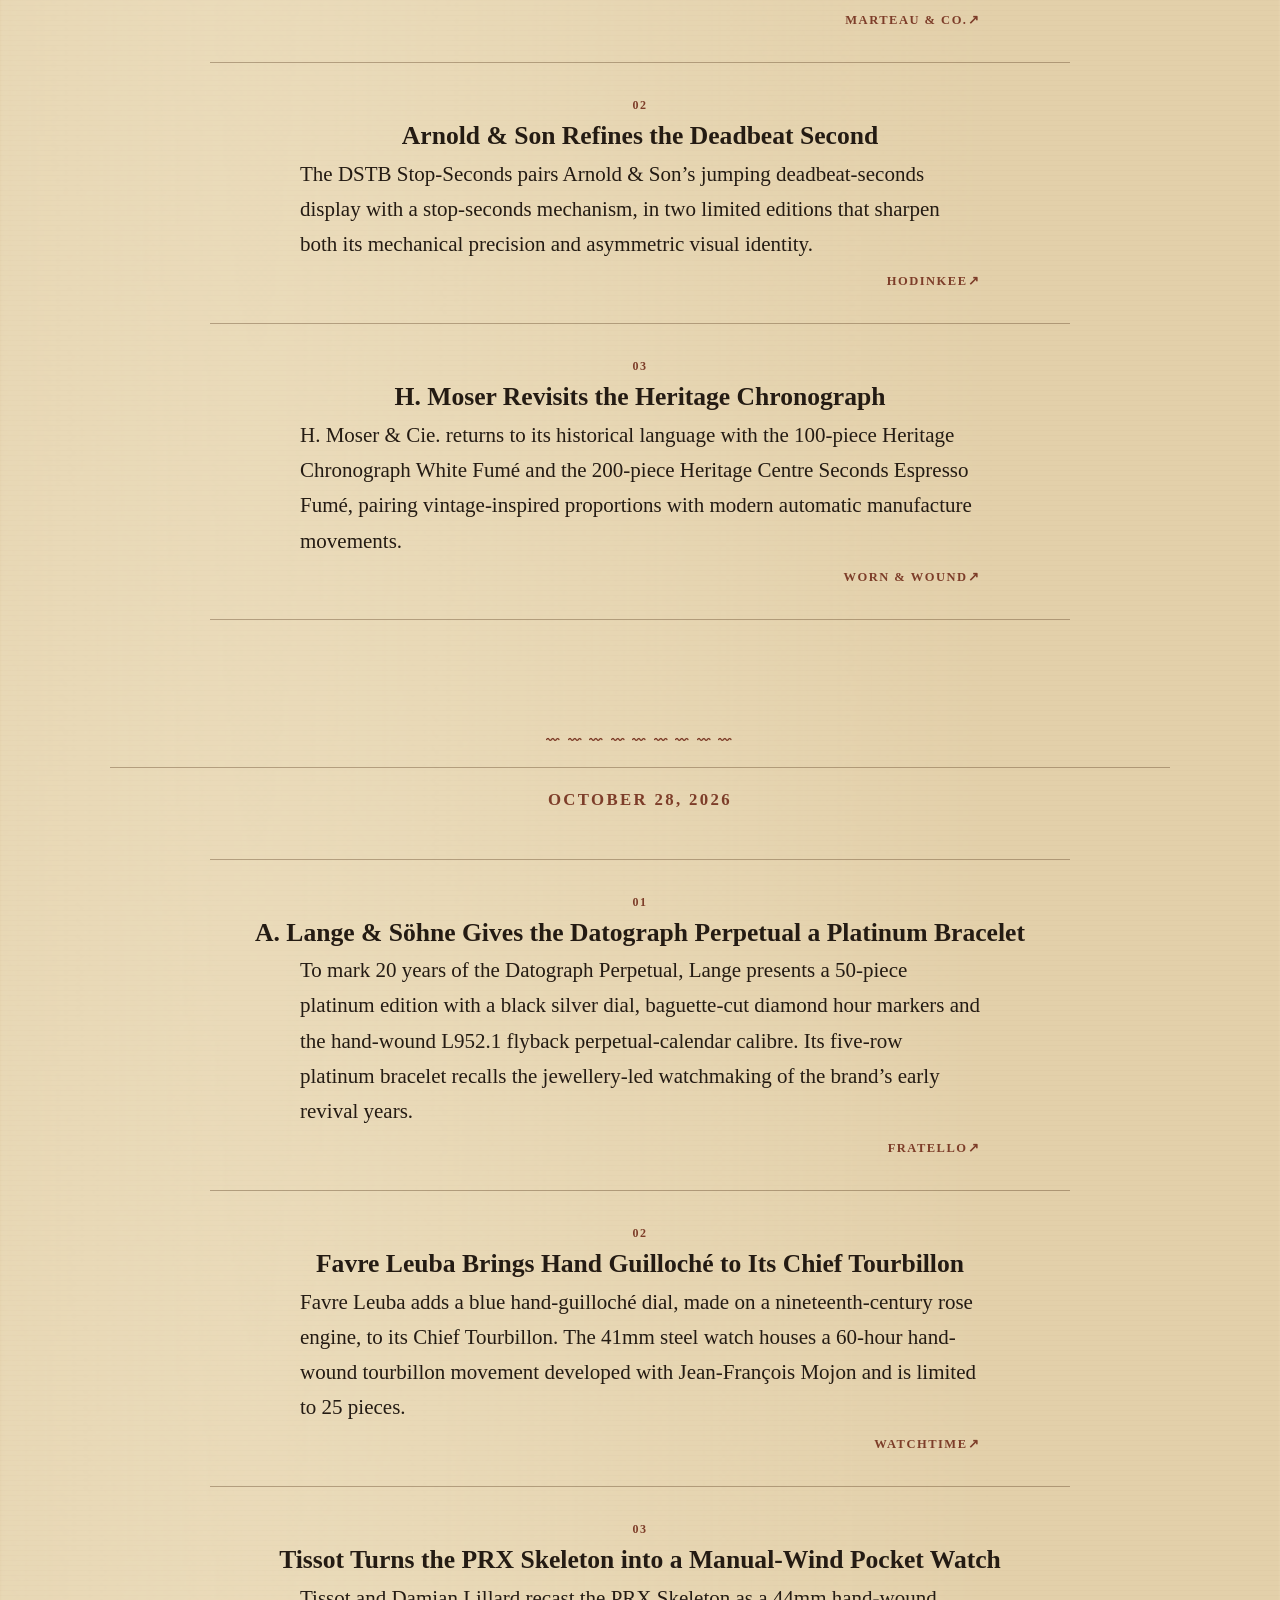
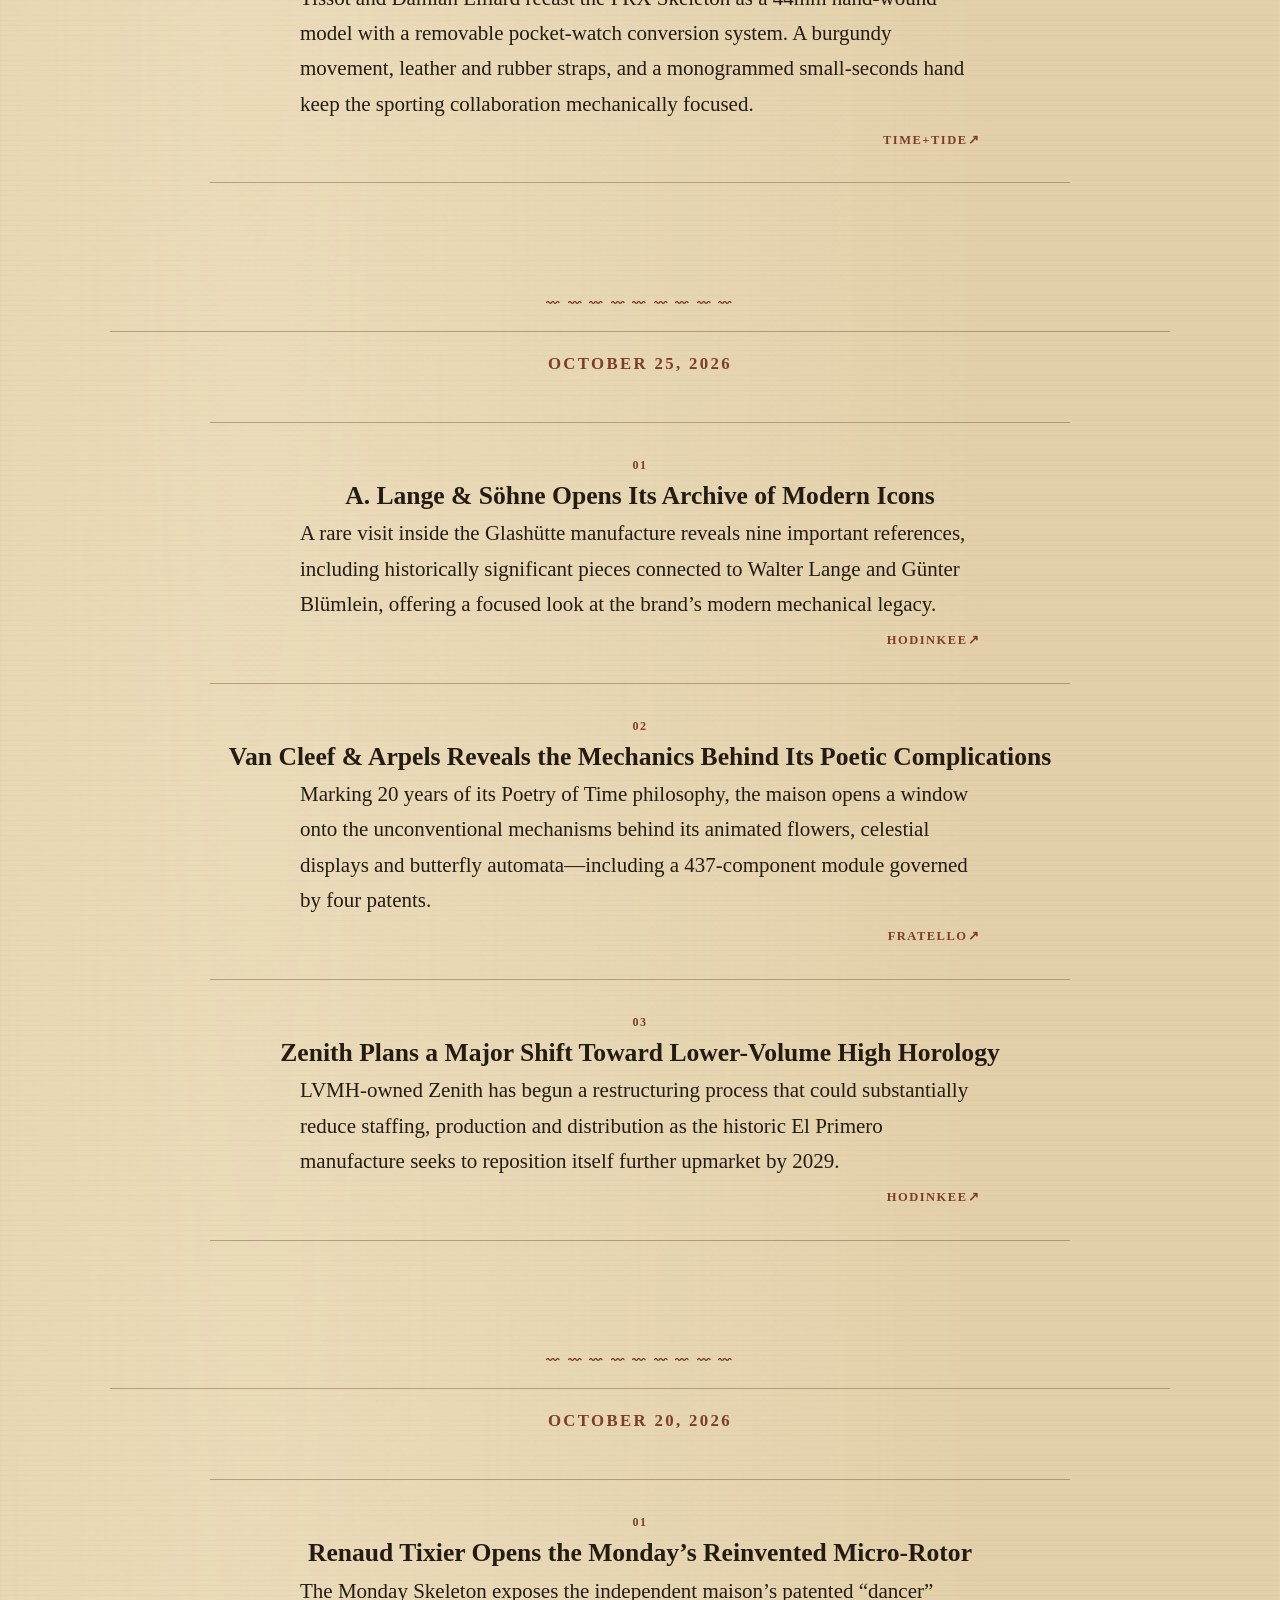
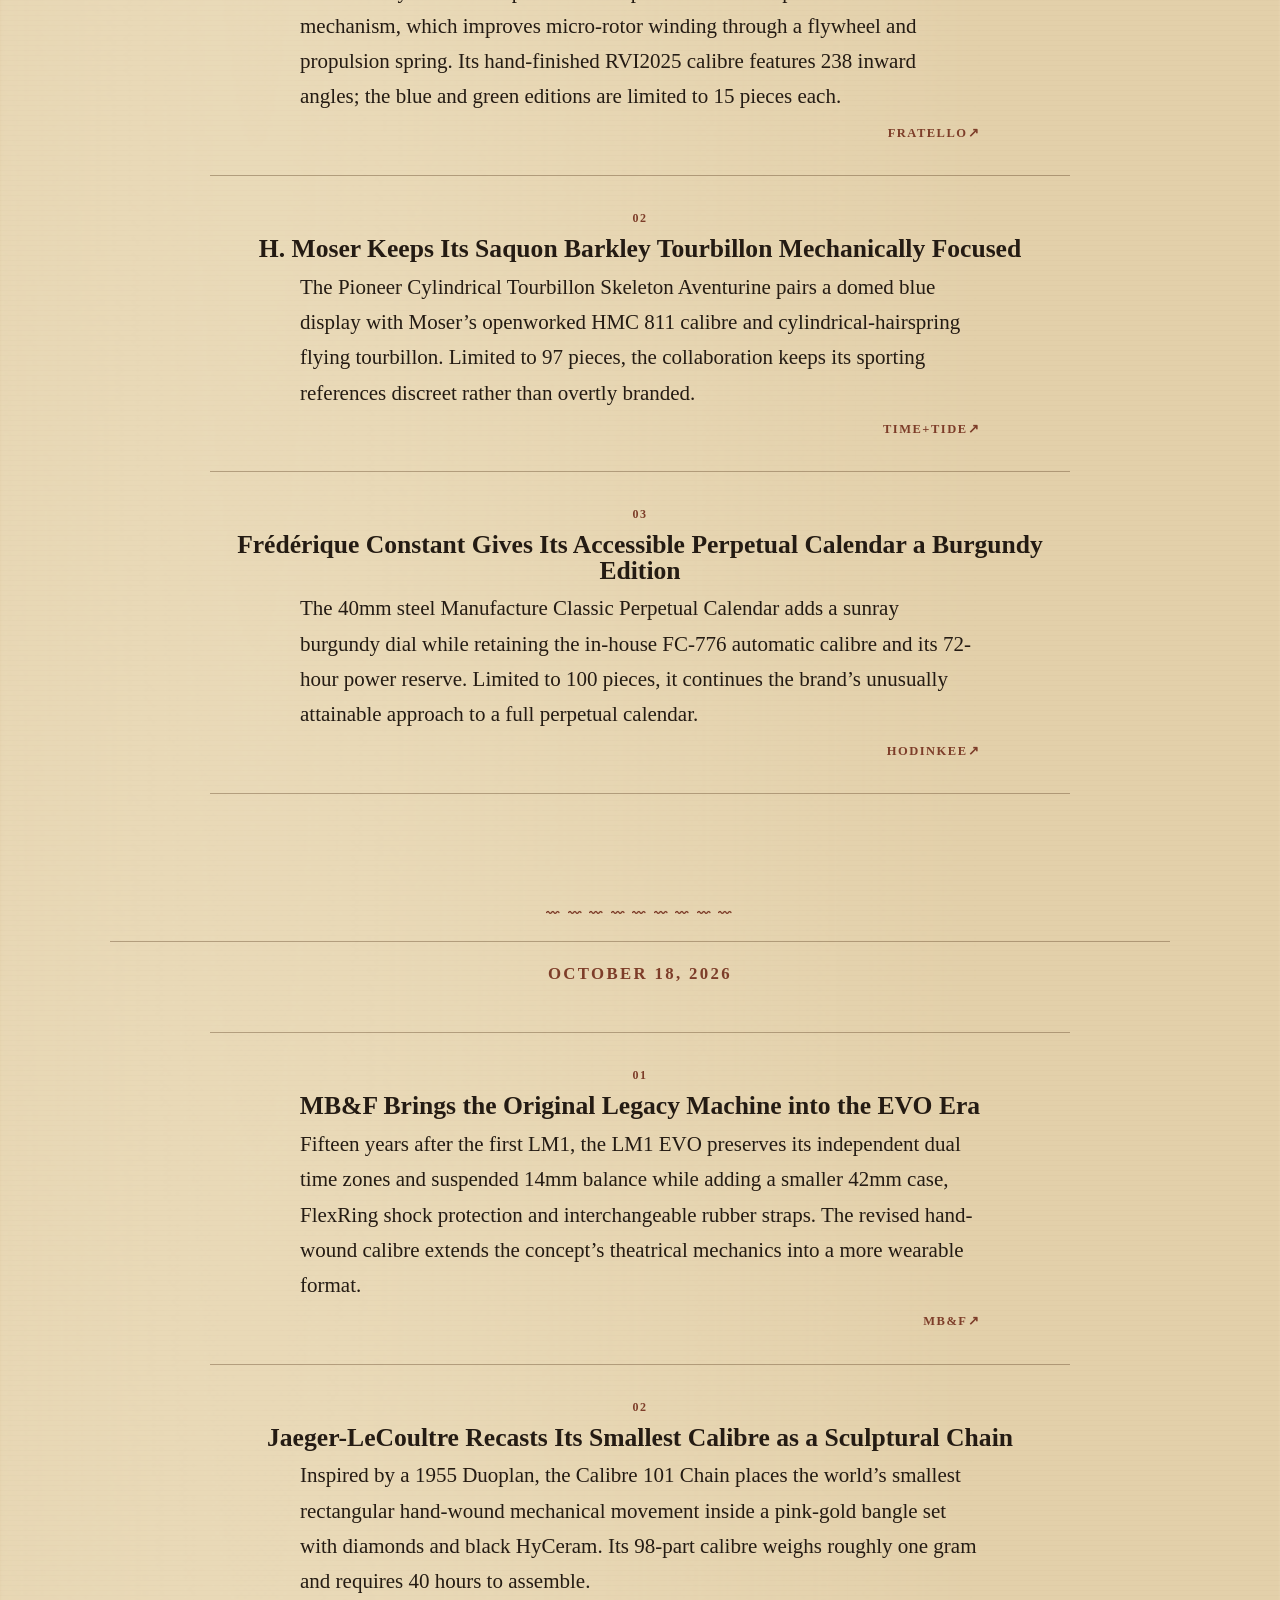
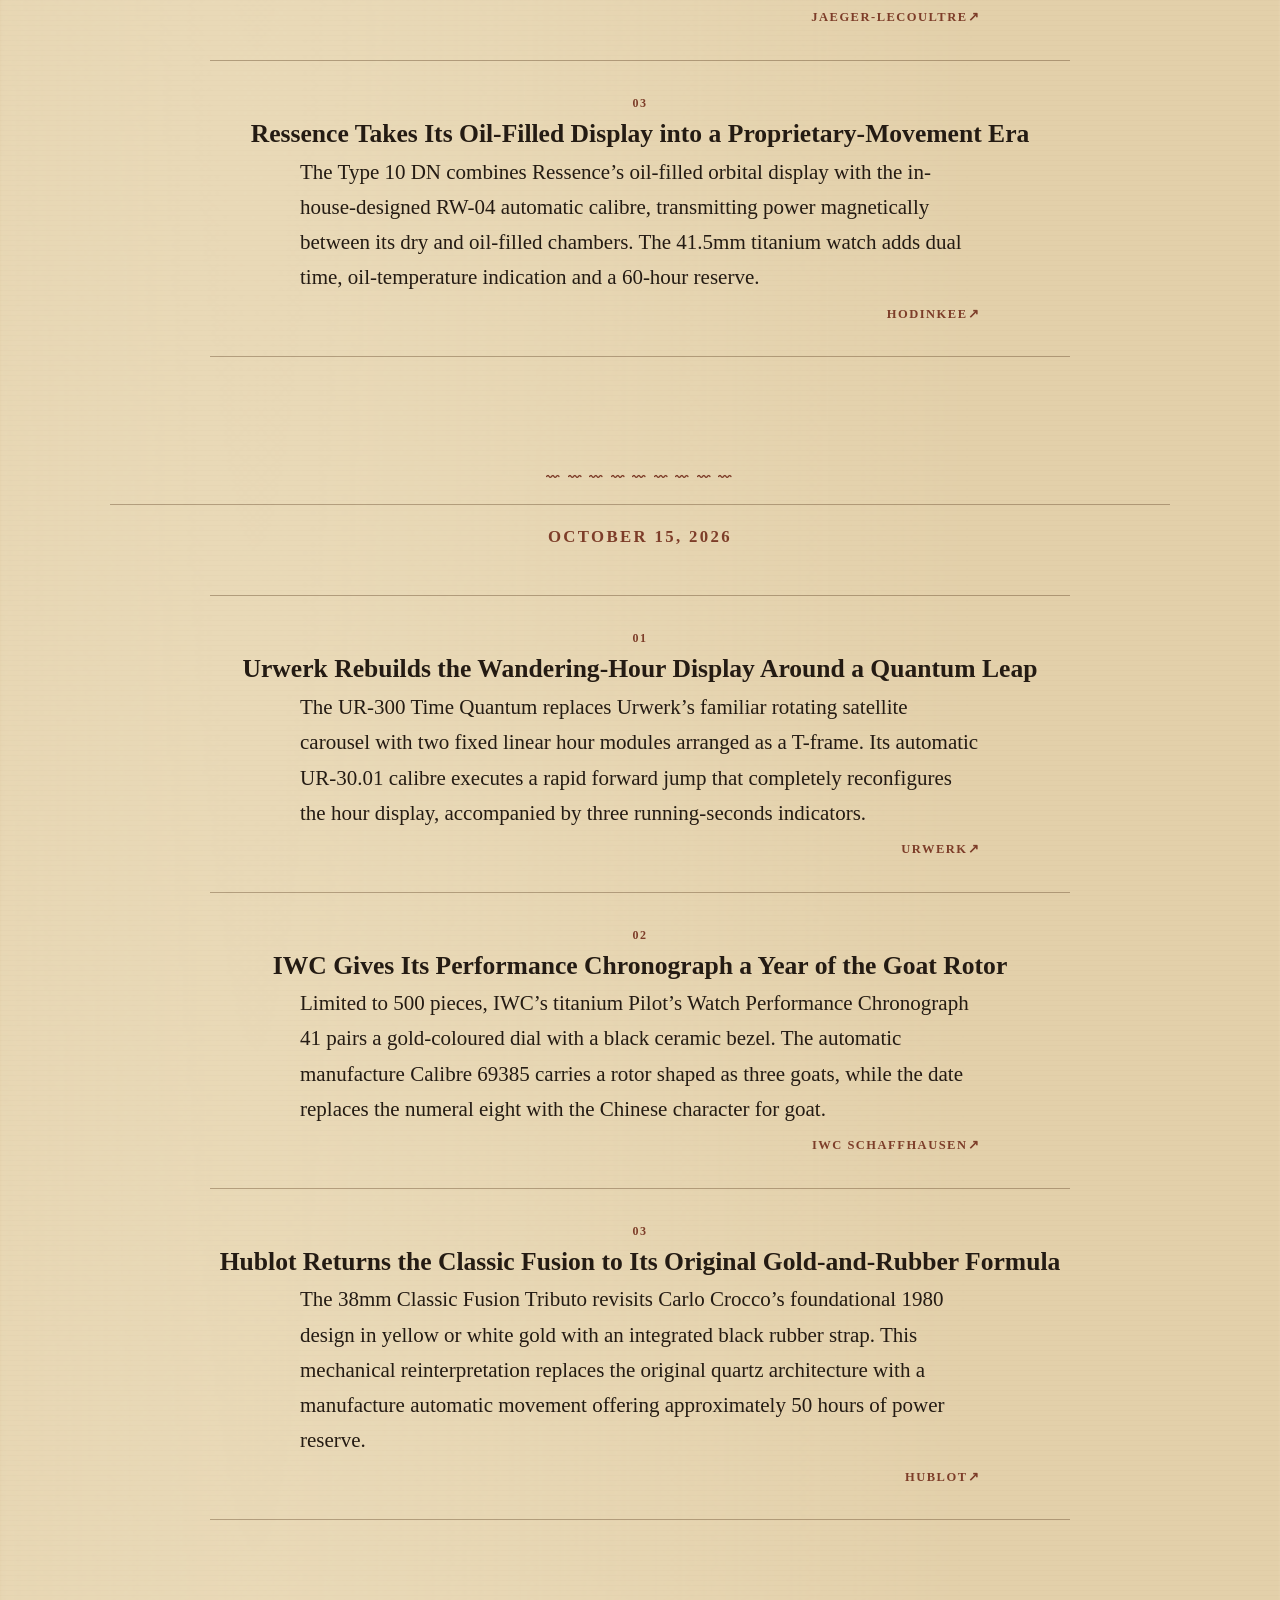
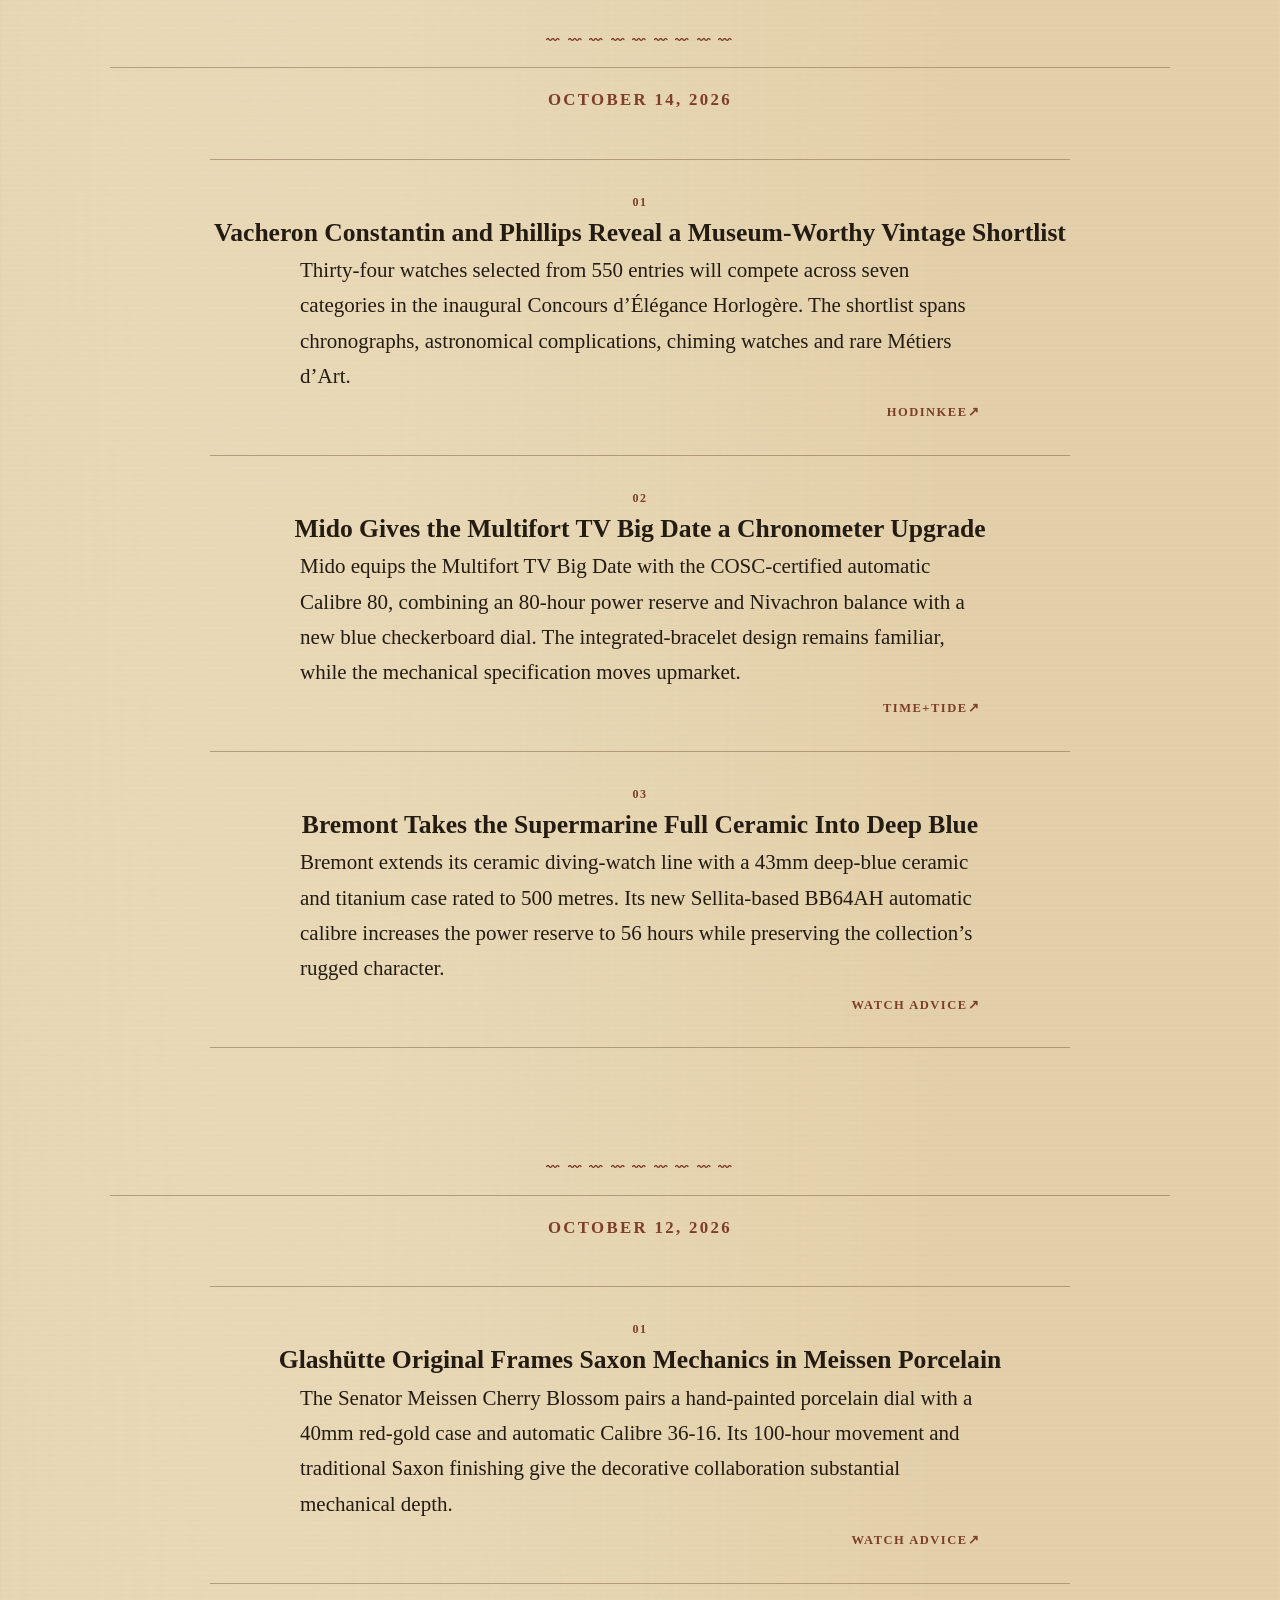
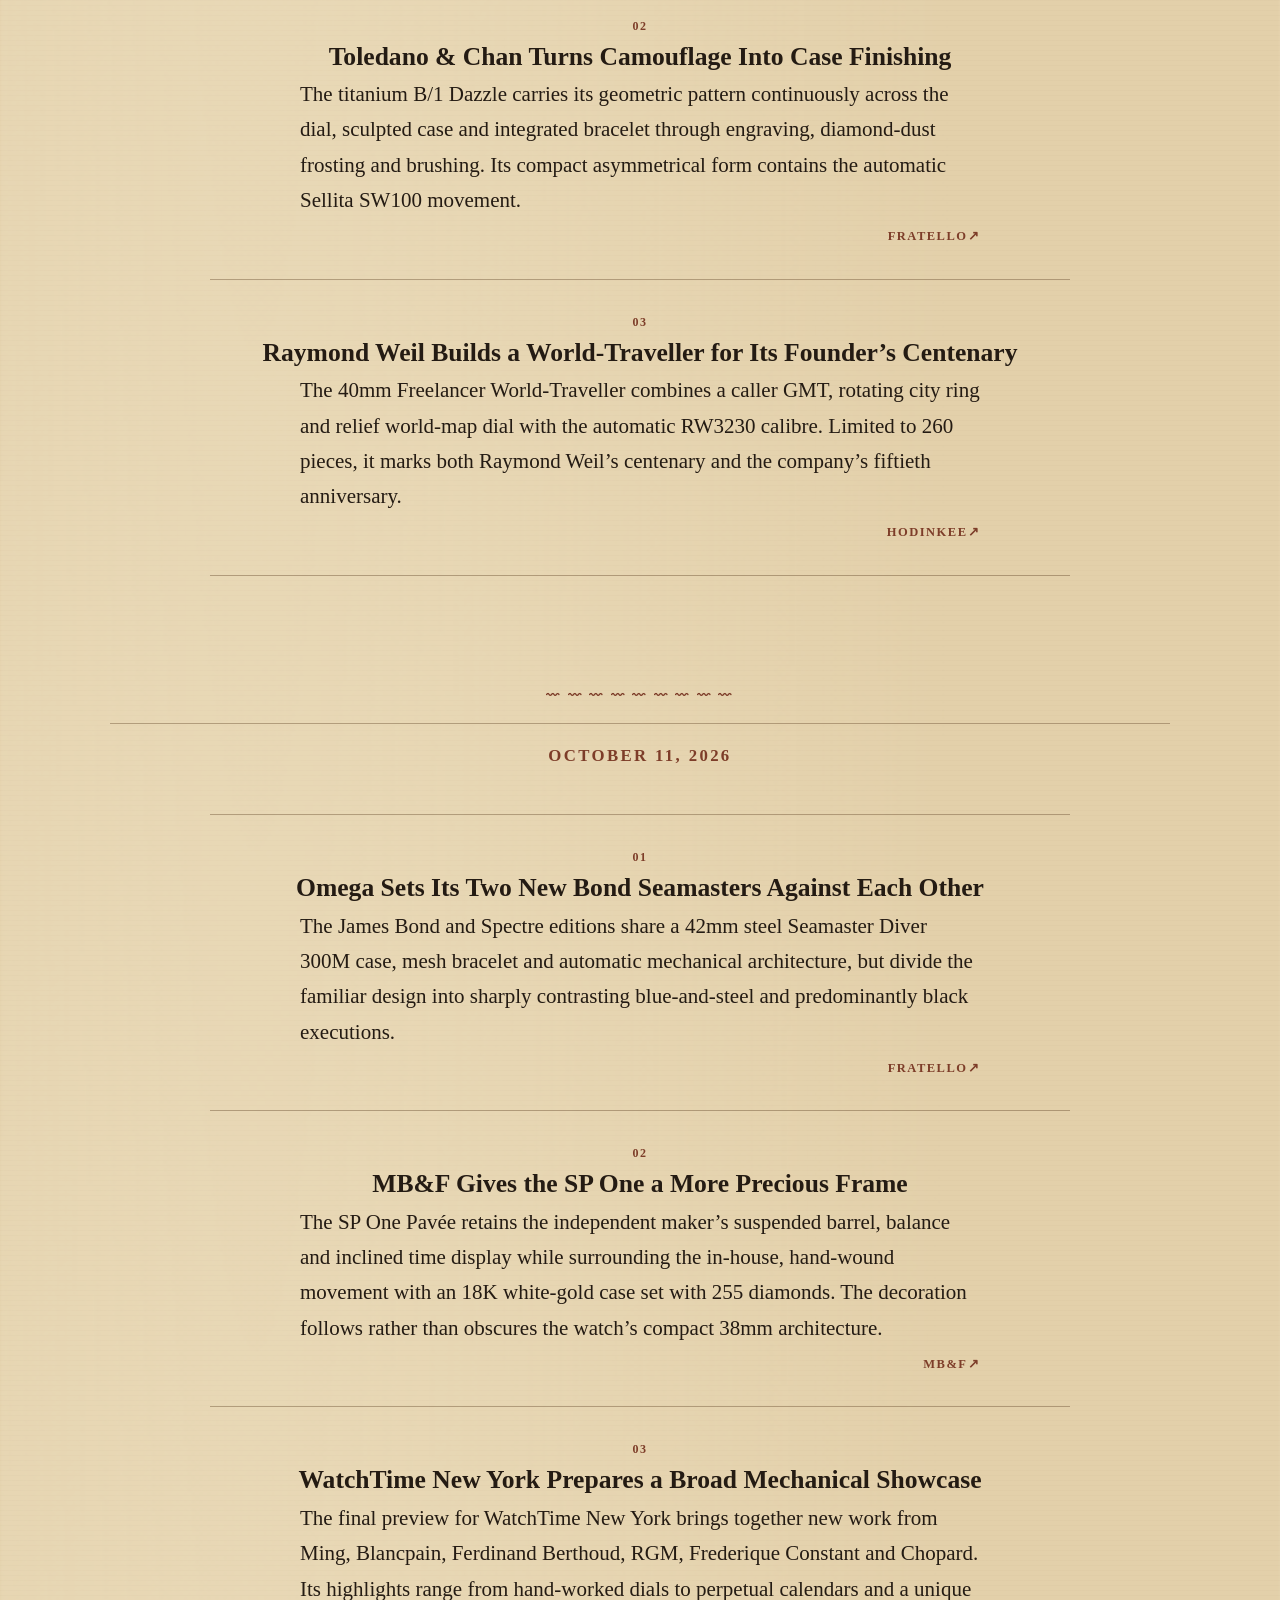
<file: selection-archive.html>
<!DOCTYPE html><html lang="en"><head><meta charset="utf-8"/><meta name="viewport" content="width=device-width, initial-scale=1"/><link rel="icon" type="image/svg+xml" sizes="any" href="/favicon-hands-v2.svg"/><link rel="icon" type="image/png" sizes="32x32" href="/favicon-hands-v2-32.png"/><link rel="icon" type="image/png" sizes="16x16" href="/favicon-hands-v2-16.png"/><link rel="shortcut icon" type="image/x-icon" sizes="32x32" href="/favicon-hands-v2.ico"/><link rel="apple-touch-icon" sizes="180x180" href="/apple-touch-icon-180x180-hands-v3.png"/><link rel="apple-touch-icon" sizes="167x167" href="/apple-touch-icon-167x167-hands-v3.png"/><link rel="apple-touch-icon" sizes="152x152" href="/apple-touch-icon-152x152-hands-v3.png"/><link rel="apple-touch-icon" sizes="120x120" href="/apple-touch-icon-120x120-hands-v3.png"/><link rel="apple-touch-icon-precomposed" href="/apple-touch-icon-precomposed.png"/><meta name="apple-mobile-web-app-title" content="Vdeology"/><link rel="manifest" href="./site.webmanifest?v=hands-v1"/><meta name="theme-color" content="#07090b"/><meta name="msapplication-TileColor" content="#07090b"/><meta name="msapplication-TileImage" content="./mstile-150x150.png?v=hands-v1"/><link rel="stylesheet" href="./_next/static/css/index.f4b8a7e.css?v=20261125-title-matched-anchors"/><title>Vdeology of Watches</title><meta name="description" content="The archive of VC.P Selection: three carefully chosen watch-industry stories, published by date."/><link rel="stylesheet" href="./responsive-refinements.css"/><script defer src="./mobile-nav.js"></script></head><body><main class="archive-page"><header><a href="./#top" class="logo">Vdeology <i>of</i> Watches</a><nav><div class="selection-dropdown"><a href="./#selection">VC.P Selection</a><button type="button" aria-label="Open VC.P Selection menu">⌄</button><div class="selection-dropdown-menu">
<a href="./selection-archive.html?issue=20261126">VC.P Selection Archive</a></div></div><div class="selection-dropdown section-dropdown"><a href="./#framework">Framework</a><button type="button" aria-label="Open Framework menu">⌄</button><div class="selection-dropdown-menu"><a href="./#opening">Opening</a><a href="./#framework">Components</a></div></div><div class="selection-dropdown section-dropdown"><a href="./#bracelets">Bracelet / Strap</a><button type="button" aria-label="Open Bracelet and Strap menu">⌄</button><div class="selection-dropdown-menu"><a href="./#watch-bracelets">Watch Bracelets</a><a href="./#straps">Watch Straps</a></div></div><div class="selection-dropdown section-dropdown"><a href="./#clasp-alignment">Clasp</a><button type="button" aria-label="Open Clasp menu">⌄</button><div class="selection-dropdown-menu"><a href="./#clasp-alignment">Clasp Alignment</a></div></div><div class="selection-dropdown section-dropdown"><a href="./#head">Watch Head</a><button type="button" aria-label="Open Watch Head menu">⌄</button><div class="selection-dropdown-menu"><a href="./#crystal-room">Room Under Crystal</a><a href="./#lug-to-lug">Lug-to-Lug</a><a href="./#crown">Crown</a><a href="./#hand-length">Don't Fall “Short”</a></div></div><a href="./?dictum=1#dictums">Dictum</a></nav></header><section class="archive-intro"><a class="archive-back" href="./#selection"><span aria-hidden="true">←</span> Back to Vdeologies</a><div class="eyebrow">VC.P Selection Archive</div><h1>Three stories,<br/><em>kept in time.</em></h1><p>Selected watch-industry reporting, retained by date.</p></section>
<nav class="archive-month-index" aria-label="Selection archive by month"></nav>
<section class="archive-issue" aria-labelledby="issue-nov-26"><div class="selection-date"><time id="issue-nov-26" datetime="2026-11-26">November 26, 2026</time></div><ol class="selection-list"><li><span class="selection-number">01</span><div><h3>Brad Pitt and David Fincher Reveal the Watches of Cliff Booth</h3><p>Brad Pitt and David Fincher join Hodinkee’s Talking Watches to explain how they chose watches that fit both the characters and the film’s 1977 setting. The lineup includes a vintage Jaeger-LeCoultre Memovox and a white-gold Explorer 1016 with a white enamel dial, custom-built by Cloister Watch Co.</p><p class="selection-citations"><a class="selection-source" href="https://www.hodinkee.com/articles/with-brad-pitt-and-david-fincher" target="_blank" rel="noreferrer">Hodinkee</a></p></div></li><li><span class="selection-number">02</span><div><h3>Christie’s Brings the Kronos Collection Back to Hong Kong</h3><p>Christie’s holds the second instalment of Kronos: Titans of Time in Hong Kong on November 26, following the single-owner collection’s spring sale. The auction features important watches from Patek Philippe, F.P. Journe, Audemars Piguet and Rolex.</p><p class="selection-citations"><a class="selection-source" href="https://www.christies.com/en/auction/auction-31134/overview" target="_blank" rel="noreferrer">Christie’s</a></p></div></li><li><span class="selection-number">03</span><div><h3>Campanola Introduces Its First New Mechanical Calibre in 12 Years</h3><p>Citizen’s Campanola presents two small-seconds watches with lacquer and mother-of-pearl dials depicting different night skies. Both use La Joux-Perret’s Y520 automatic calibre and are set for a limited release in Japan on December 3.</p><p class="selection-citations"><a class="selection-source" href="https://www.citizen.jp/news/2026/20261110.html" target="_blank" rel="noreferrer">Citizen</a></p></div></li></ol></section>
<section class="archive-issue" aria-labelledby="issue-nov-23"><div class="selection-date"><time id="issue-nov-23" datetime="2026-11-23">November 23, 2026</time></div><ol class="selection-list"><li><span class="selection-number">01</span><div><h3>Phillips Sets a New Asian Watch-Auction Record</h3><p>Phillips’ Hong Kong Watch Auction XXIII achieves HK$601 million (US$77 million), becoming Asia’s most valuable watch auction to date. All 325 lots sold, while 19 timepieces exceeded US$1 million—clear evidence of sustained demand for historically important and independent mechanical watches.</p><p class="selection-citations"><a class="selection-source" href="https://www.phillips.com/press/release/phillips-sets-historic-new-benchmark-with-the-most-valuable-watch-auction-ever-held-in-asia-" target="_blank" rel="noreferrer">Phillips</a></p></div></li><li><span class="selection-number">02</span><div><h3>The Patek Philippe Museum Marks Its 25th Anniversary</h3><p>The Geneva institution celebrates 25 years with a tribute to its founder Philippe Stern and an exhibition reflecting on five decades of the Nautilus. The anniversary reinforces the museum’s importance in preserving both Patek Philippe’s heritage and the broader history of mechanical watchmaking.</p><p class="selection-citations"><a class="selection-source" href="https://www.hodinkee.com/articles/the-patek-philippe-museum-celebrates-25-years" target="_blank" rel="noreferrer">Hodinkee</a></p></div></li><li><span class="selection-number">03</span><div><h3>Zenith and J.N. Shapiro Reinterpret the Legendary Calibre 135</h3><p>Zenith’s second Double Signed release pairs its historic hand-wound Calibre 135 with J.N. Shapiro’s California-made guilloché dial and damascened movement decoration. The rose-gold edition is limited to 25 pieces, uniting Swiss chronometry with contemporary American independent craftsmanship.</p><p class="selection-citations"><a class="selection-source" href="https://pressroom.zenith-watches.com/strongzenith-124-introducing-the-gfj-calibre-135-double-signed-with-jn-shapiro/?lang=eng" target="_blank" rel="noreferrer">Zenith</a></p></div></li></ol></section>
<section class="archive-issue" aria-labelledby="issue-nov-18"><div class="selection-date"><time id="issue-nov-18" datetime="2026-11-18">November 18, 2026</time></div><ol class="selection-list"><li><span class="selection-number">01</span><div><h3>Parmigiani Fleurier Makes Complications Disappear</h3><p>As Parmigiani Fleurier marks its 30th anniversary, Guido Terreni explains how the maison’s GMT Rattrapante, Minute Rattrapante and Chronographe Mystérieux conceal sophisticated mechanics behind restrained displays—turning technical complexity into a quieter experience for the wearer.</p><p class="selection-citations"><a class="selection-source" href="https://revolutionwatch.com/parmigiani-fleurier-and-the-art-of-the-invisible/" target="_blank" rel="noreferrer">Revolution</a></p></div></li><li><span class="selection-number">02</span><div><h3>Arnold &amp; Son Frames the Time Pyramid in Natural Agate</h3><p>Arnold &amp; Son introduces two eight-piece Time Pyramid editions pairing translucent agate with red gold or platinum. The vertically arranged, hand-wound A&amp;S1615 movement retains its twin barrels, dual power-reserve displays and 90-hour autonomy.</p><p class="selection-citations"><a class="selection-source" href="https://www.hodinkee.com/articles/arnold-and-son-time-pyramid-agate" target="_blank" rel="noreferrer">Hodinkee</a></p></div></li><li><span class="selection-number">03</span><div><h3>Kurono Tokyo Sharpens Its Chronograph with a Layered Dial</h3><p>Hajime Asaoka’s Kurono Tokyo unveils the Structure Chronograph S1 in three dial colors. Its four-level construction brings the timing scale closer to the chronograph hand to reduce parallax, while the automatic column-wheel movement preserves the collection’s mechanical substance.</p><p class="selection-citations"><a class="selection-source" href="https://monochrome-watches.com/kurono-tokyo-structure-chronograph-s1-sports-chronograph-introducing-price/" target="_blank" rel="noreferrer">Monochrome Watches</a></p></div></li></ol></section>
<section class="archive-issue" aria-labelledby="issue-nov-13"><div class="selection-date"><time id="issue-nov-13" datetime="2026-11-13">November 13, 2026</time></div><ol class="selection-list"><li><span class="selection-number">01</span><div><h3>Vacheron Constantin Recasts the Fiftysix in Tonal Grey</h3><p>Vacheron Constantin refreshes its steel Fiftysix Self-Winding and Complete Calendar with layered grey sector dials, revised case finishing and nubuck straps. The Complete Calendar retains the Geneva Seal calibre 2460 QCL/1 with pointer date and moon-phase display.</p><p class="selection-citations"><a class="selection-source" href="https://www.hodinkee.com/articles/intro-vacheron-fiftysix" target="_blank" rel="noreferrer">Hodinkee</a></p></div></li><li><span class="selection-number">02</span><div><h3>Zenith and J.N. Shapiro Rework the Legendary Calibre 135</h3><p>Zenith’s second Double Signed edition pairs its historic hand-wound Calibre 135 with J.N. Shapiro’s California-made guilloché dial and American-inspired damaskeened movement finishing. The 39.15mm rose-gold chronometer is limited to 25 pieces and offers a 72-hour power reserve.</p><p class="selection-citations"><a class="selection-source" href="https://pressroom.zenith-watches.com/strongzenith-124-introducing-the-gfj-calibre-135-double-signed-with-jn-shapiro/?lang=eng" target="_blank" rel="noreferrer">Zenith</a></p></div></li><li><span class="selection-number">03</span><div><h3>Fortis Gives the Novonaut N-42 a Full-Lume Transformation</h3><p>Fortis expands its space-tested Novonaut family with three TR chronographs featuring fully luminous LumiCast X1 dials and black, blue or green accents. Each retains the automatic column-wheel Werk 17 movement, a 70-hour power reserve and robust 200-metre construction.</p><p class="selection-citations"><a class="selection-source" href="https://www.fratellowatches.com/fortis-novonaut-n-42-tr-series/" target="_blank" rel="noreferrer">Fratello</a></p></div></li></ol></section>
<section class="archive-issue" aria-labelledby="issue-nov-12"><div class="selection-date"><time id="issue-nov-12" datetime="2026-11-12">November 12, 2026</time></div><ol class="selection-list"><li><span class="selection-number">01</span><div><h3>TAG Heuer Takes the Sundowner Fully Mechanical</h3><p>TAG Heuer and Time+Tide revisit the Aquaracer Sundowner with a sandblasted titanium case, rose-gold accents and the automatic TH31-01 calibre. Limited to 500 pieces across bracelet and rubber-strap versions, it offers an 80-hour power reserve and 300 metres of water resistance.</p><p class="selection-citations"><a class="selection-source" href="https://www.hodinkee.com/articles/time-tide-sundowner-ii" target="_blank" rel="noreferrer">Hodinkee</a></p></div></li><li><span class="selection-number">02</span><div><h3>Panerai Returns the Submersible to Its Marina Militare Roots</h3><p>Panerai introduces two 42mm steel Submersible Marina Militare models: a left-handed Destro and a GMT. Both pair military-derived styling with automatic three-day movements and 500-metre water resistance.</p><p class="selection-citations"><a class="selection-source" href="https://monochrome-watches.com/panerai-submersible-marina-militare-gmt-pam01758-and-submersible-marina-militare-destro-pam01757-military-dive-watche-video-review-price/" target="_blank" rel="noreferrer">Monochrome Watches</a></p></div></li><li><span class="selection-number">03</span><div><h3>MB&amp;F Turns the LM101 Into Three Miniature Enamel Jungles</h3><p>MB&amp;F collaborates with enameller Gabriel Colliard on three platinum LM101 editions depicting a monkey, macaws and a crocodile in cloisonné enamel. Each composition is limited to eight pieces, with a revised hand-wound movement providing a 60-hour power reserve.</p><p class="selection-citations"><a class="selection-source" href="https://www.mbandf.com/machines/mbf-machines/performance-art/mbf-x-gabriel-colliard" target="_blank" rel="noreferrer">MB&amp;F</a></p></div></li></ol></section><section class="archive-issue" aria-labelledby="issue-nov-5"><div class="selection-date"><time id="issue-nov-5" datetime="2026-11-05">November 5, 2026</time></div><ol class="selection-list"><li><span class="selection-number">01</span><div><h3>Philippe Dufour’s Charity Simplicity Returns to Auction</h3><p>The unique 38mm platinum Simplicity, originally created with an aventurine dial for the Philippe &amp; Elisabeth Dufour Foundation charity auction, returns to the market as the centerpiece of Marteau &amp; Co.’s blue-themed sale. Its absence of small seconds and singular provenance make it one of the most distinctive Dufour watches to appear at auction.</p><p class="selection-citations"><a class="selection-source" href="https://auctions.marteauandco.com/Nov-2026" target="_blank" rel="noreferrer">Marteau &amp; Co.</a></p></div></li><li><span class="selection-number">02</span><div><h3>Arnold &amp; Son Refines the Deadbeat Second</h3><p>The DSTB Stop-Seconds pairs Arnold &amp; Son’s jumping deadbeat-seconds display with a stop-seconds mechanism, in two limited editions that sharpen both its mechanical precision and asymmetric visual identity.</p><p class="selection-citations"><a class="selection-source" href="https://hodinkee.com.au/articles/hands-on-arnold-and-son-dstb-stop-seconds" target="_blank" rel="noreferrer">Hodinkee</a></p></div></li><li><span class="selection-number">03</span><div><h3>H. Moser Revisits the Heritage Chronograph</h3><p>H. Moser &amp; Cie. returns to its historical language with the 100-piece Heritage Chronograph White Fumé and the 200-piece Heritage Centre Seconds Espresso Fumé, pairing vintage-inspired proportions with modern automatic manufacture movements.</p><p class="selection-citations"><a class="selection-source" href="https://wornandwound.com/moser-introduces-a-pair-of-limited-editions-in-their-heritage-collection/" target="_blank" rel="noreferrer">Worn &amp; Wound</a></p></div></li></ol></section><section class="archive-issue" aria-labelledby="issue-oct-28"><div class="selection-date"><time id="issue-oct-28" datetime="2026-10-28">October 28, 2026</time></div><ol class="selection-list"><li><span class="selection-number">01</span><div><h3>A. Lange &amp; Söhne Gives the Datograph Perpetual a Platinum Bracelet</h3><p>To mark 20 years of the Datograph Perpetual, Lange presents a 50-piece platinum edition with a black silver dial, baguette-cut diamond hour markers and the hand-wound L952.1 flyback perpetual-calendar calibre. Its five-row platinum bracelet recalls the jewellery-led watchmaking of the brand’s early revival years.</p><p class="selection-citations"><a class="selection-source" href="https://www.fratellowatches.com/hands-on-with-the-a-lange-sohne-datograph-perpetual-on-a-platinum-bracelet/" target="_blank" rel="noreferrer">Fratello</a></p></div></li><li><span class="selection-number">02</span><div><h3>Favre Leuba Brings Hand Guilloché to Its Chief Tourbillon</h3><p>Favre Leuba adds a blue hand-guilloché dial, made on a nineteenth-century rose engine, to its Chief Tourbillon. The 41mm steel watch houses a 60-hour hand-wound tourbillon movement developed with Jean-François Mojon and is limited to 25 pieces.</p><p class="selection-citations"><a class="selection-source" href="https://www.watchtime.com/brands/tourbillon-watches/favre-leuba-chief-tourbillon-guilloche" target="_blank" rel="noreferrer">WatchTime</a></p></div></li><li><span class="selection-number">03</span><div><h3>Tissot Turns the PRX Skeleton into a Manual-Wind Pocket Watch</h3><p>Tissot and Damian Lillard recast the PRX Skeleton as a 44mm hand-wound model with a removable pocket-watch conversion system. A burgundy movement, leather and rubber straps, and a monogrammed small-seconds hand keep the sporting collaboration mechanically focused.</p><p class="selection-citations"><a class="selection-source" href="https://timeandtidewatches.com/its-dame-time-the-new-manual-wind-tissot-prx-skeleton-special-edition/" target="_blank" rel="noreferrer">Time+Tide</a></p></div></li></ol></section><section class="archive-issue" aria-labelledby="issue-oct-25"><div class="selection-date"><time id="issue-oct-25" datetime="2026-10-25">October 25, 2026</time></div><ol class="selection-list"><li><span class="selection-number">01</span><div><h3>A. Lange &amp; Söhne Opens Its Archive of Modern Icons</h3><p>A rare visit inside the Glashütte manufacture reveals nine important references, including historically significant pieces connected to Walter Lange and Günter Blümlein, offering a focused look at the brand’s modern mechanical legacy.</p><p class="selection-citations"><a class="selection-source" href="https://www.hodinkee.com/articles/nine-incredible-watches-i-saw-inside-the-archives-at-a-lange-and-sohne-hq" target="_blank" rel="noreferrer">Hodinkee</a></p></div></li><li><span class="selection-number">02</span><div><h3>Van Cleef &amp; Arpels Reveals the Mechanics Behind Its Poetic Complications</h3><p>Marking 20 years of its Poetry of Time philosophy, the maison opens a window onto the unconventional mechanisms behind its animated flowers, celestial displays and butterfly automata—including a 437-component module governed by four patents.</p><p class="selection-citations"><a class="selection-source" href="https://www.fratellowatches.com/van-cleef-arpels-celebrates-20-years-of-poetic-complications/" target="_blank" rel="noreferrer">Fratello</a></p></div></li><li><span class="selection-number">03</span><div><h3>Zenith Plans a Major Shift Toward Lower-Volume High Horology</h3><p>LVMH-owned Zenith has begun a restructuring process that could substantially reduce staffing, production and distribution as the historic El Primero manufacture seeks to reposition itself further upmarket by 2029.</p><p class="selection-citations"><a class="selection-source" href="https://www.hodinkee.com/articles/lvmh-owned-zenith-brand-to-restructure-in-major-shift-expected-to-cut-jobs-and-production-volumes-in" target="_blank" rel="noreferrer">Hodinkee</a></p></div></li></ol></section><section class="archive-issue" aria-labelledby="issue-oct-20">
<div class="selection-date"><time id="issue-oct-20" datetime="2026-10-20">October 20, 2026</time></div><ol class="selection-list"><li><span class="selection-number">01</span><div><h3>Renaud Tixier Opens the Monday’s Reinvented Micro-Rotor</h3><p>The Monday Skeleton exposes the independent maison’s patented “dancer” mechanism, which improves micro-rotor winding through a flywheel and propulsion spring. Its hand-finished RVI2025 calibre features 238 inward angles; the blue and green editions are limited to 15 pieces each.</p><p class="selection-citations"><a class="selection-source" href="https://www.fratellowatches.com/innovation-on-display-renaud-tixier-introduces-the-monday-skeleton/" target="_blank" rel="noreferrer">Fratello</a></p></div></li><li><span class="selection-number">02</span><div><h3>H. Moser Keeps Its Saquon Barkley Tourbillon Mechanically Focused</h3><p>The Pioneer Cylindrical Tourbillon Skeleton Aventurine pairs a domed blue display with Moser’s openworked HMC 811 calibre and cylindrical-hairspring flying tourbillon. Limited to 97 pieces, the collaboration keeps its sporting references discreet rather than overtly branded.</p><p class="selection-citations"><a class="selection-source" href="https://timeandtidewatches.com/h-moser-cie-pioneer-cylindrical-tourbillon-skeleton-aventurine-saquon-barkley-introducing/" target="_blank" rel="noreferrer">Time+Tide</a></p></div></li><li><span class="selection-number">03</span><div><h3>Frédérique Constant Gives Its Accessible Perpetual Calendar a Burgundy Edition</h3><p>The 40mm steel Manufacture Classic Perpetual Calendar adds a sunray burgundy dial while retaining the in-house FC-776 automatic calibre and its 72-hour power reserve. Limited to 100 pieces, it continues the brand’s unusually attainable approach to a full perpetual calendar.</p><p class="selection-citations"><a class="selection-source" href="https://www.hodinkee.com/articles/fredrique-constant-manufacture-classic-perpetual-calendar-burgundy-limited-edition-live-pics" target="_blank" rel="noreferrer">Hodinkee</a></p></div></li></ol></section>
<section class="archive-issue" aria-labelledby="issue-oct-18">
<div class="selection-date"><time id="issue-oct-18" datetime="2026-10-18">October 18, 2026</time></div><ol class="selection-list"><li><span class="selection-number">01</span><div><h3>MB&amp;F Brings the Original Legacy Machine into the EVO Era</h3><p>Fifteen years after the first LM1, the LM1 EVO preserves its independent dual time zones and suspended 14mm balance while adding a smaller 42mm case, FlexRing shock protection and interchangeable rubber straps. The revised hand-wound calibre extends the concept’s theatrical mechanics into a more wearable format.</p><p class="selection-citations"><a class="selection-source" href="https://www.mbandf.com/machines/mbf-machines/legacy-machines/lm1-evo" target="_blank" rel="noreferrer">MB&amp;F</a></p></div></li><li><span class="selection-number">02</span><div><h3>Jaeger-LeCoultre Recasts Its Smallest Calibre as a Sculptural Chain</h3><p>Inspired by a 1955 Duoplan, the Calibre 101 Chain places the world’s smallest rectangular hand-wound mechanical movement inside a pink-gold bangle set with diamonds and black HyCeram. Its 98-part calibre weighs roughly one gram and requires 40 hours to assemble.</p><p class="selection-citations"><a class="selection-source" href="https://press.jaeger-lecoultre.com/introducing--the-collectibles-vii/" target="_blank" rel="noreferrer">Jaeger-LeCoultre</a></p></div></li><li><span class="selection-number">03</span><div><h3>Ressence Takes Its Oil-Filled Display into a Proprietary-Movement Era</h3><p>The Type 10 DN combines Ressence’s oil-filled orbital display with the in-house-designed RW-04 automatic calibre, transmitting power magnetically between its dry and oil-filled chambers. The 41.5mm titanium watch adds dual time, oil-temperature indication and a 60-hour reserve.</p><p class="selection-citations"><a class="selection-source" href="https://www.hodinkee.com/articles/ressence-type-10-dn-dark-knight" target="_blank" rel="noreferrer">Hodinkee</a></p></div></li></ol></section>
<section class="archive-issue" aria-labelledby="issue-oct-15">
<div class="selection-date"><time id="issue-oct-15" datetime="2026-10-15">October 15, 2026</time></div><ol class="selection-list"><li><span class="selection-number">01</span><div><h3>Urwerk Rebuilds the Wandering-Hour Display Around a Quantum Leap</h3><p>The UR-300 Time Quantum replaces Urwerk’s familiar rotating satellite carousel with two fixed linear hour modules arranged as a T-frame. Its automatic UR-30.01 calibre executes a rapid forward jump that completely reconfigures the hour display, accompanied by three running-seconds indicators.</p><p class="selection-citations"><a class="selection-source" href="https://www.urwerk.com/collections/ur-satellite/ur-300-time-quantum" target="_blank" rel="noreferrer">Urwerk</a></p></div></li><li><span class="selection-number">02</span><div><h3>IWC Gives Its Performance Chronograph a Year of the Goat Rotor</h3><p>Limited to 500 pieces, IWC’s titanium Pilot’s Watch Performance Chronograph 41 pairs a gold-coloured dial with a black ceramic bezel. The automatic manufacture Calibre 69385 carries a rotor shaped as three goats, while the date replaces the numeral eight with the Chinese character for goat.</p><p class="selection-citations"><a class="selection-source" href="https://press.iwc.com/iwc-welcomes-the-year-of-the-goat-with-limited-edition-chronograph-en/" target="_blank" rel="noreferrer">IWC Schaffhausen</a></p></div></li><li><span class="selection-number">03</span><div><h3>Hublot Returns the Classic Fusion to Its Original Gold-and-Rubber Formula</h3><p>The 38mm Classic Fusion Tributo revisits Carlo Crocco’s foundational 1980 design in yellow or white gold with an integrated black rubber strap. This mechanical reinterpretation replaces the original quartz architecture with a manufacture automatic movement offering approximately 50 hours of power reserve.</p><p class="selection-citations"><a class="selection-source" href="https://www.hublot.com/en-us/watches/classic-fusion-tributo" target="_blank" rel="noreferrer">Hublot</a></p></div></li></ol></section>
<section class="archive-issue" aria-labelledby="issue-oct-14">
<div class="selection-date"><time id="issue-oct-14" datetime="2026-10-14">October 14, 2026</time></div><ol class="selection-list"><li><span class="selection-number">01</span><div><h3>Vacheron Constantin and Phillips Reveal a Museum-Worthy Vintage Shortlist</h3><p>Thirty-four watches selected from 550 entries will compete across seven categories in the inaugural Concours d’Élégance Horlogère. The shortlist spans chronographs, astronomical complications, chiming watches and rare Métiers d’Art.</p><p class="selection-citations"><a class="selection-source" href="https://www.hodinkee.com/articles/vacheron-constantin-and-phillips-announce-34-finalists-for-the-inaugural-concours-delegance-horloger" target="_blank" rel="noreferrer">Hodinkee</a></p></div></li><li><span class="selection-number">02</span><div><h3>Mido Gives the Multifort TV Big Date a Chronometer Upgrade</h3><p>Mido equips the Multifort TV Big Date with the COSC-certified automatic Calibre 80, combining an 80-hour power reserve and Nivachron balance with a new blue checkerboard dial. The integrated-bracelet design remains familiar, while the mechanical specification moves upmarket.</p><p class="selection-citations"><a class="selection-source" href="https://timeandtidewatches.com/mido-multifort-tv-chronometer-introducing/" target="_blank" rel="noreferrer">Time+Tide</a></p></div></li><li><span class="selection-number">03</span><div><h3>Bremont Takes the Supermarine Full Ceramic Into Deep Blue</h3><p>Bremont extends its ceramic diving-watch line with a 43mm deep-blue ceramic and titanium case rated to 500 metres. Its new Sellita-based BB64AH automatic calibre increases the power reserve to 56 hours while preserving the collection’s rugged character.</p><p class="selection-citations"><a class="selection-source" href="https://www.watchadvice.com.au/83769/bremont-2026-supermarine-ceramic-blue/" target="_blank" rel="noreferrer">Watch Advice</a></p></div></li></ol></section>
<section class="archive-issue" aria-labelledby="issue-oct-12">
<div class="selection-date"><time id="issue-oct-12" datetime="2026-10-12">October 12, 2026</time></div><ol class="selection-list"><li><span class="selection-number">01</span><div><h3>Glashütte Original Frames Saxon Mechanics in Meissen Porcelain</h3><p>The Senator Meissen Cherry Blossom pairs a hand-painted porcelain dial with a 40mm red-gold case and automatic Calibre 36-16. Its 100-hour movement and traditional Saxon finishing give the decorative collaboration substantial mechanical depth.</p><p class="selection-citations"><a class="selection-source" href="https://www.watchadvice.com.au/83316/glashutte-original-2026-meissen/" target="_blank" rel="noreferrer">Watch Advice</a></p></div></li><li><span class="selection-number">02</span><div><h3>Toledano &amp; Chan Turns Camouflage Into Case Finishing</h3><p>The titanium B/1 Dazzle carries its geometric pattern continuously across the dial, sculpted case and integrated bracelet through engraving, diamond-dust frosting and brushing. Its compact asymmetrical form contains the automatic Sellita SW100 movement.</p><p class="selection-citations"><a class="selection-source" href="https://www.fratellowatches.com/the-toledano-chan-b-1-dazzle-confuses-the-eye-and-steals-the-show/" target="_blank" rel="noreferrer">Fratello</a></p></div></li><li><span class="selection-number">03</span><div><h3>Raymond Weil Builds a World-Traveller for Its Founder’s Centenary</h3><p>The 40mm Freelancer World-Traveller combines a caller GMT, rotating city ring and relief world-map dial with the automatic RW3230 calibre. Limited to 260 pieces, it marks both Raymond Weil’s centenary and the company’s fiftieth anniversary.</p><p class="selection-citations"><a class="selection-source" href="https://www.hodinkee.com/articles/the-raymond-weil-freelancer-world-traveller-a-limited-edition-to-celebrate-the-founders-100th-birthd" target="_blank" rel="noreferrer">Hodinkee</a></p></div></li></ol></section>
<section class="archive-issue" aria-labelledby="issue-oct-11">
<div class="selection-date"><time id="issue-oct-11" datetime="2026-10-11">October 11, 2026</time></div><ol class="selection-list"><li><span class="selection-number">01</span><div><h3>Omega Sets Its Two New Bond Seamasters Against Each Other</h3><p>The James Bond and Spectre editions share a 42mm steel Seamaster Diver 300M case, mesh bracelet and automatic mechanical architecture, but divide the familiar design into sharply contrasting blue-and-steel and predominantly black executions.</p><p class="selection-citations"><a class="selection-source" href="https://www.fratellowatches.com/sunday-morning-showdown-omega-seamaster-diver-300m-james-bond-vs-spectre-edition/" target="_blank" rel="noreferrer">Fratello</a></p></div></li><li><span class="selection-number">02</span><div><h3>MB&amp;F Gives the SP One a More Precious Frame</h3><p>The SP One Pavée retains the independent maker’s suspended barrel, balance and inclined time display while surrounding the in-house, hand-wound movement with an 18K white-gold case set with 255 diamonds. The decoration follows rather than obscures the watch’s compact 38mm architecture.</p><p class="selection-citations"><a class="selection-source" href="https://www.mbandf.com/machines/mbf-machines/special-projects/sp-one" target="_blank" rel="noreferrer">MB&amp;F</a></p></div></li><li><span class="selection-number">03</span><div><h3>WatchTime New York Prepares a Broad Mechanical Showcase</h3><p>The final preview for WatchTime New York brings together new work from Ming, Blancpain, Ferdinand Berthoud, RGM, Frederique Constant and Chopard. Its highlights range from hand-worked dials to perpetual calendars and a unique minute repeater, reflecting the technical breadth of the October event.</p><p class="selection-citations"><a class="selection-source" href="https://www.watchtime.com/brands/watchtime/6-must-see-watches-watchtime-new-york-2026" target="_blank" rel="noreferrer">WatchTime</a></p></div></li></ol></section>
<section class="archive-issue" aria-labelledby="issue-oct-9">
<div class="selection-date"><time id="issue-oct-9" datetime="2026-10-09">October 9, 2026</time></div><ol class="selection-list"><li><span class="selection-number">01</span><div><h3>F.P. Journe and Chanel Take Control of Ebel</h3><p>A consortium led by Montres Journe SA, with Chanel and former De Bethune CEO Pierre Jacques, will acquire 95% of Ebel for US$66.5 million. The deal places a historic Swiss marque under owners with considerable independent-watchmaking and luxury-sector expertise.</p><p class="selection-citations"><a class="selection-source" href="https://monochrome-watches.com/fp-journe-chanel-pierre-jacques-acquire-95-percent-of-ebel-from-movado-group/" target="_blank" rel="noreferrer">Monochrome Watches</a></p></div></li><li><span class="selection-number">02</span><div><h3>Baume &amp; Mercier Extends the Clifton with Five-Day Mechanics</h3><p>The new Clifton 10870 pairs a compact 39mm steel case with the five-day automatic Baumatic calibre, while the 40mm Clifton 10872 adds a perpetual-calendar module. Both limited editions introduce finely patterned ice-blue dials.</p><p class="selection-citations"><a class="selection-source" href="https://www.fratellowatches.com/baume-mercier-clifton-10870-10872/" target="_blank" rel="noreferrer">Fratello</a></p></div></li><li><span class="selection-number">03</span><div><h3>Angelus Returns to Compact, Hand-Wound Chronograph Proportions</h3><p>The Chronographe Tachymètre places Angelus’s hand-wound, column-wheel A5000 calibre inside a 37mm case measuring only 9.25mm thick. Its vintage motoring references, horizontal-clutch architecture and three limited executions reconnect the modern brand with its historic chronographs.</p><p class="selection-citations"><a class="selection-source" href="https://www.watchtime.com/brands/chronographs/angelus-chronographe-tachymetre" target="_blank" rel="noreferrer">WatchTime</a></p></div></li></ol></section>
<section class="archive-issue" aria-labelledby="issue-oct-8">
<div class="selection-date"><time id="issue-oct-8" datetime="2026-10-08">October 8, 2026</time></div><ol class="selection-list"><li><span class="selection-number">01</span><div><h3>Nomos Gives the Metro Date Power Reserve the Movement It Needed</h3><p>Nomos updates the Metro Date Power Reserve with the new hand-wound DUW 4701 calibre, finally adding a quick-set date while increasing the power reserve from 42 to 52 hours. The familiar 37mm architecture remains intact and is joined by a new ice-blue dial.</p><p class="selection-citations"><a class="selection-source" href="https://www.hodinkee.com/articles/the-nomos-glashutte-metro-date-power-reserve-gets-a-new-caliber-live-pics" target="_blank" rel="noreferrer">Hodinkee</a></p></div></li><li><span class="selection-number">02</span><div><h3>Armin Strom Carries Rose Gold Through the Entire Tribute³</h3><p>The Tribute³ Au750 uses 18K rose gold across its case, dial and movement bridges, complemented by three distinct hand-executed guilloché patterns. Its manufacture AMW21 calibre is assembled twice and provides a 100-hour power reserve; production is limited to eight pieces.</p><p class="selection-citations"><a class="selection-source" href="https://www.fratellowatches.com/armin-strom-tribute-3-au750/" target="_blank" rel="noreferrer">Fratello</a></p></div></li><li><span class="selection-number">03</span><div><h3>Raymond Weil Marks Fifty Years Without Abandoning Accessibility</h3><p>Raymond Weil’s Sydney anniversary event placed the family-owned company’s latest mechanical watches—including the integrated A.R.T collection and a 50-piece Millesime Chronograph—within the wider story of a brand founded during the quartz crisis. Its continued focus on attainable mechanical watchmaking distinguishes it in an industry moving steadily upmarket.</p><p class="selection-citations"><a class="selection-source" href="https://timeandtidewatches.com/raymond-weil-celebrates-fifty-years-in-sydney-events/" target="_blank" rel="noreferrer">Time+Tide</a></p></div></li></ol></section>
<section class="archive-issue" aria-labelledby="issue-oct-7">
<div class="selection-date"><time id="issue-oct-7" datetime="2026-10-07">October 7, 2026</time></div><ol class="selection-list"><li><span class="selection-number">01</span><div><h3>Toronto Timepiece Show Sharpens Its Focus on Independent Watchmaking</h3><p>The 2026 Toronto Timepiece Show returned with ticketed admission, a dedicated artisanal room and greater emphasis on meaningful interaction between watchmakers and collectors. Its second edition reflects the growing importance of regional fairs as platforms for independent mechanical watchmaking.</p><p class="selection-citations"><a class="selection-source" href="https://www.fratellowatches.com/event-report-toronto-timepiece-show-2026/" target="_blank" rel="noreferrer">Fratello</a></p></div></li><li><span class="selection-number">02</span><div><h3>New York’s Autumn Auctions Put Independent Watchmaking in the Spotlight</h3><p>Marteau’s tightly curated “Encore” sale brings together a complete steel F.P. Journe set and work by watchmakers including Sylvain Pinaud and Yosuke Sekiguchi, while Antiquorum returns to New York after more than a decade. Together, the sales offer a revealing view of demand across established and independent mechanical watchmaking.</p><p class="selection-citations"><a class="selection-source" href="https://www.hodinkee.com/articles/auctions-marteau-antiquorum-oct-2026" target="_blank" rel="noreferrer">Hodinkee</a></p></div></li><li><span class="selection-number">03</span><div><h3>Christiaan van der Klaauw Opens the Architecture of Its Mechanical Planetarium</h3><p>The Planetarium Skeleton exposes the movement and world’s smallest mechanical planetarium inside a 40mm platinum case. Limited to six pieces, it turns the Dutch manufacture’s signature astronomical complication into a more architectural and visibly mechanical composition.</p><p class="selection-citations"><a class="selection-source" href="https://monochrome-watches.com/christiaan-van-der-klaauw-planetarium-skeleton-platinum-review-price/" target="_blank" rel="noreferrer">Monochrome Watches</a></p></div></li></ol></section>
<section class="archive-issue" aria-labelledby="issue-oct-6">
<div class="selection-date"><time id="issue-oct-6" datetime="2026-10-06">October 6, 2026</time></div><ol class="selection-list"><li><span class="selection-number">01</span><div><h3>Roger Dubuis Reimagines the Knights of the Round Table</h3><p>Roger Dubuis presents the thirteenth Excalibur Knights of the Round Table, combining twelve sculpted figures with the automatic RD821 calibre in one of the manufacture’s most theatrical mechanical compositions.</p><p class="selection-citations"><a class="selection-source" href="https://www.fratellowatches.com/introducing-the-13th-roger-dubuis-excalibur-knights-of-the-round-table/" target="_blank" rel="noreferrer">Fratello</a></p></div></li><li><span class="selection-number">02</span><div><h3>Patek Philippe Turns Milan Into a Celebration of Mechanical Watchmaking</h3><p>Patek Philippe’s largest Watch Art Grand Exhibition brings together historic calibres, rare crafts and new complications, led by a platinum perpetual-calendar chronograph whose calendar indications jump simultaneously in 30 milliseconds.</p><p class="selection-citations"><a class="selection-source" href="https://www.wallpaper.com/watches-jewellery/the-seventh-edition-of-the-patek-philippe-watch-art-grand-exhibition-has-just-opened-in-milan" target="_blank" rel="noreferrer">Wallpaper*</a></p></div></li><li><span class="selection-number">03</span><div><h3>Czapek Translates Boris Vian’s Surrealism Into Mechanical Form</h3><p>The 18-piece Promenade L’Écume des Jours combines enamel, mother-of-pearl, jade and miniature painting with Czapek’s micro-rotor Calibre SXH5.1, turning literary inspiration into a richly constructed mechanical watch.</p><p class="selection-citations"><a class="selection-source" href="https://www.watchtime.com/brands/luxury-watches/czapek-promenade-lecume-des-jours-boris-vian" target="_blank" rel="noreferrer">WatchTime</a></p></div></li></ol></section>
<section class="archive-issue" aria-labelledby="issue-oct-5">
<div class="selection-date"><time id="issue-oct-5" datetime="2026-10-05">October 5, 2026</time></div><ol class="selection-list"><li><span class="selection-number">01</span><div><h3>Omega Gives James Bond’s Seamaster a Hero-and-Villain Pairing</h3><p>Omega introduces two Seamaster Diver 300M editions aligned with James Bond and Spectre, adding distinct 007 cues to the collection’s established mechanical-diver architecture. The pairing extends the cinematic narrative from its familiar hero to the opposing side without abandoning the Seamaster’s professional identity.</p><p class="selection-citations"><a class="selection-source" href="https://timeandtidewatches.com/omega-seamaster-diver-300m-james-bond-spectre-editions-hands-on/" target="_blank" rel="noreferrer">Time+Tide</a></p></div></li><li><span class="selection-number">02</span><div><h3>Girard-Perregaux Takes the Laureato Onto the Formula 1 Grid</h3><p>Girard-Perregaux and Williams F1 introduce two 42mm Laureato models with Williams-blue Clous de Paris dials, powered by the automatic GP1800 and GP3300 chronograph calibres. The racing references remain contained within the Laureato’s established architecture rather than overwhelming its mechanical identity.</p><p class="selection-citations"><a class="selection-source" href="https://www.watchtime.com/brands/chronographs/girard-perregaux-x-williams-f1-the-laureato-goes-racing" target="_blank" rel="noreferrer">WatchTime</a></p></div></li><li><span class="selection-number">03</span><div><h3>King Seiko Makes the Modern VANAC Lighter and More Assertive</h3><p>The new King Seiko VANAC uses a titanium case and bracelet to reduce weight while a fresh dial develops the bold geometry of the 1970s original. Rather than directly reproducing a vintage reference, it continues the more experimental side of King Seiko’s mechanical-watch identity.</p><p class="selection-citations"><a class="selection-source" href="https://revolutionwatch.com/king-seiko-vanac-a-new-angle/" target="_blank" rel="noreferrer">Revolution</a></p></div></li></ol></section>
<section class="archive-issue" aria-labelledby="issue-oct-3">
<div class="selection-date"><time id="issue-oct-3" datetime="2026-10-03">October 3, 2026</time></div><ol class="selection-list"><li><span class="selection-number">01</span><div><h3>Hamilton Revives the Cushion Watch With Proper Hand-Wound Mechanics</h3><p>Hamilton revives its 1920s cushion watches in compact 30mm and 34mm cases powered by the hand-wound H-42 calibre. Preserving the small proportions and mechanical winding gives the collection more authenticity than a typical vintage-styled revival.</p><p class="selection-citations"><a class="selection-source" href="https://www.hodinkee.com/articles/hamilton-american-classic-cushion-mechanical" target="_blank" rel="noreferrer">Hodinkee</a></p></div></li><li><span class="selection-number">02</span><div><h3>Longines Sends the Spirit Pilot Collection Into the Blue</h3><p>Longines gives the 39mm Spirit Pilot and Spirit Pilot Flyback matte-blue dials. The Flyback retains a hand-wound, column-wheel flyback chronograph movement, preserving the collection’s legitimate aviation-timing heritage beneath the contemporary colour.</p><p class="selection-citations"><a class="selection-source" href="https://www.fratellowatches.com/longines-spirit-pilot-and-spirit-pilot-flyback-with-blue-dials/" target="_blank" rel="noreferrer">Fratello</a></p></div></li><li><span class="selection-number">03</span><div><h3>Cartier Brings the Roadster Back Into the Sports-Watch Conversation</h3><p>After roughly 14 years away, the Cartier Roadster returns in Medium and Large sizes with its tonneau case, automotive dial and signature date magnifier intact. Automatic mechanical movements and 100 metres of water resistance restore it as one of Cartier’s most distinctive sporting designs.</p><p class="selection-citations"><a class="selection-source" href="https://timeandtidewatches.com/the-cartier-roadster-is-the-sports-watch-only-cartier-could-make/" target="_blank" rel="noreferrer">Time+Tide</a></p></div></li></ol></section>
<section class="archive-issue" aria-labelledby="issue-oct-2">
<div class="selection-date"><time id="issue-oct-2" datetime="2026-10-02">October 2, 2026</time></div><ol class="selection-list"><li><span class="selection-number">01</span><div><h3>Patek Philippe Opens a New Chapter for the Perpetual Calendar Chronograph</h3><p>The new Ref. 5978P is only the seventh generation of Patek Philippe’s manually wound perpetual calendar chronograph and the first to combine instantaneous calendar and chronograph-minute mechanisms. Its debut edition uses a 42mm platinum case and is limited to 120 pieces.</p><p class="selection-citations"><a class="selection-source" href="https://www.hodinkee.com/articles/the-patek-philippe-reference-5978p-a-brand-new-perpetual-calendar-chronograph-live-pics" target="_blank" rel="noreferrer">Hodinkee</a></p></div></li><li><span class="selection-number">02</span><div><h3>Christopher Ward Revisits Its First In-House Complication</h3><p>The C1 Jump Hour XV marks 15 years since the brand’s first in-house complication with a 39mm case, concentric guilloché dial and JJ01 automatic jump-hour calibre. Its 36-part module stores energy progressively to reduce shock to the escapement at the hour change.</p><p class="selection-citations"><a class="selection-source" href="https://timeandtidewatches.com/christopher-ward-c1-jump-hour-xv-introducing/" target="_blank" rel="noreferrer">Time+Tide</a></p></div></li><li><span class="selection-number">03</span><div><h3>Bangkok Watch Week Strengthens Southeast Asia’s Watchmaking Platform</h3><p>The second Bangkok Watch Week gathered more than 41 brands and expanded public access through brand forums, vintage watches and mechanical complications. Exhibits from maisons including Bvlgari, Cartier and Blancpain showed the growing regional influence of the event.</p><p class="selection-citations"><a class="selection-source" href="https://revolutionwatch.com/bangkok-watch-week-wraps-up-its-second-edition-at-siam-paragon/" target="_blank" rel="noreferrer">Revolution</a></p></div></li></ol></section>
<section class="archive-issue" aria-labelledby="issue-oct-1">
<div class="selection-date"><time id="issue-oct-1" datetime="2026-10-01">October 1, 2026</time></div><ol class="selection-list"><li><span class="selection-number">01</span><div><h3>Ulysse Nardin Marks 25 Years of the Freak With Radical Mechanics and Traditional Craft</h3><p>Ulysse Nardin marks 25 years of the Freak with two 99-piece Freak One editions pairing its rotating movement with enamel and guilloché decoration. Both use the automatic UN-240 manufacture calibre, continuing the Freak’s challenge to conventional dials and hands.</p><p class="selection-citations"><a class="selection-source" href="https://www.watchtime.com/brands/luxury-watches/ulysse-nardin-freak-one-blue-enamel-guilloche" target="_blank" rel="noreferrer">WatchTime</a></p></div></li><li><span class="selection-number">02</span><div><h3>Tudor’s North Flag Legacy Returns to the Center of Its Modern Identity</h3><p>Fratello revisits how the North Flag became Tudor’s first watch with an in-house movement in 2015 and considers why the new Northflag again matters strategically. Its distinctive design and COSC and METAS credentials reinforce Tudor’s independent technical identity.</p><p class="selection-citations"><a class="selection-source" href="https://www.fratellowatches.com/why-the-north-flag-northflag-is-so-important-for-tudor/" target="_blank" rel="noreferrer">Fratello</a></p></div></li><li><span class="selection-number">03</span><div><h3>Toronto’s Expanding Watch Fair Shows the Strength of Collector-Led Events</h3><p>The third Toronto Timepiece Show gathered roughly 90 brands, including Grönefeld, Christopher Ward, Baltic and Hanhart. Its growth shows how public regional fairs are becoming important meeting points for mechanical-watch brands, independent makers and collectors.</p><p class="selection-citations"><a class="selection-source" href="https://www.hodinkee.com/articles/toronto-timepiece-show-2026" target="_blank" rel="noreferrer">Hodinkee</a></p></div></li></ol></section>
<section class="archive-issue" aria-labelledby="issue-sep-30">
<div class="selection-date"><time id="issue-sep-30" datetime="2026-09-30">September 30, 2026</time></div><ol class="selection-list"><li><span class="selection-number">01</span><div><h3>Gallet’s Return Tests the Swiss Industry’s Mid-Tier Ambitions</h3><p>Backed by Breitling’s House of Brands, Gallet returns with mechanical watches priced from roughly $2,900 to $6,700, including hand-wound B09-powered models. The relaunch is a broader test of whether established Swiss groups can reclaim territory surrendered to value-focused independents and microbrands.</p><p class="selection-citations"><a class="selection-source" href="https://www.hodinkee.com/articles/gallets-return-heralds-renewed-battle-for-mid-tier-priced-watch-segment" target="_blank" rel="noreferrer">Hodinkee</a></p></div></li><li><span class="selection-number">02</span><div><h3>NOMOS Takes Its Worldtimer Into the Dark</h3><p>The Club Sport Neomatik Worldtimer Dark pairs a black dial and expanded luminous indications with the manufacture’s automatic world-time architecture. It joins the permanent collection as a more nocturnal interpretation of NOMOS’s practical travel watch.</p><p class="selection-citations"><a class="selection-source" href="https://nomos-glashuette.com/en-ae/club/club-sport-neomatik-worldtimer-dark-793" target="_blank" rel="noreferrer">NOMOS Glashütte</a></p></div></li><li><span class="selection-number">03</span><div><h3>Panerai Connects a Florentine Centenary to Eight-Day Mechanics</h3><p>Panerai marks 100 years of its historic Florence boutique with an immersive exhibition and two 44mm Luminor Firenze editions. Both use the manually wound P.5000 calibre with an eight-day reserve, translating the maison’s Florentine and naval history into contemporary mechanical watches.</p><p class="selection-citations"><a class="selection-source" href="https://revolutionwatch.com/panerais-immersive-florentine-experience/" target="_blank" rel="noreferrer">Revolution</a></p></div></li></ol></section>
<section class="archive-issue" aria-labelledby="issue-sep-29">
<div class="selection-date"><time id="issue-sep-29" datetime="2026-09-29">September 29, 2026</time></div><ol class="selection-list"><li><span class="selection-number">01</span><div><h3>Louis Vuitton Returns to Its First Watch in Ceramic</h3><p>The Monterey Ceramic revives the pebble-shaped, lugless design of Louis Vuitton’s 1988 watch in 37mm black or green ceramic cases. Its new automatic LFTMA01.02 calibre brings the unconventional form into the permanent collection as a fully mechanical proposition.</p><p class="selection-citations"><a class="selection-source" href="https://revolutionwatch.com/ceramic-charm/" target="_blank" rel="noreferrer">Revolution</a></p></div></li><li><span class="selection-number">02</span><div><h3>Breguet Reframes the Marine Through Guilloché and Movement Detail</h3><p>The refreshed Marine 5517 and flyback Chronographe 5527 receive solid-gold, hand-guilloché dials, revised displays and subtle movement updates. Available in gold or titanium, the redesign strengthens the collection’s link to Breguet’s historic marine chronometers.</p><p class="selection-citations"><a class="selection-source" href="https://www.fratellowatches.com/fresh-faces-for-the-sporty-breguet-marine-5517-and-chronographe-5527/" target="_blank" rel="noreferrer">Fratello</a></p></div></li><li><span class="selection-number">03</span><div><h3>Hamilton Takes Its Hand-Wound Field Watch Back Into the Game</h3><p>The 38mm Khaki Field Mechanical Modern Warfare 4 edition pairs a compact black-PVD case with Hamilton’s manually wound H-50 calibre and an 80-hour power reserve. Its restrained gaming references preserve the practical character of the underlying mechanical field watch.</p><p class="selection-citations"><a class="selection-source" href="https://www.watchtime.com/brands/field-watches/hamilton-khaki-field-mechanical-38mm-modern-warfare-4-edition" target="_blank" rel="noreferrer">WatchTime</a></p></div></li></ol></section>
<section class="archive-issue" aria-labelledby="issue-sep-28">
<div class="selection-date"><time id="issue-sep-28" datetime="2026-09-28">September 28, 2026</time></div><ol class="selection-list"><li><span class="selection-number">01</span><div><h3>Ulysse Nardin Brings Traditional Craft to the Freak’s Radical Mechanics</h3><p>The new Freak One editions combine the crownless, handless UN-240 carousel movement with blue enamel or hand-guilloché decoration. Limited to 99 pieces each, they place traditional métiers d’art over one of modern mechanical watchmaking’s most unconventional architectures.</p><p class="selection-citations"><a class="selection-source" href="https://www.fratellowatches.com/ulysse-nardin-freak-one-blue-enamel-and-guilloche/" target="_blank" rel="noreferrer">Fratello</a></p></div></li><li><span class="selection-number">02</span><div><h3>Jaeger-LeCoultre Makes the Power Reserve Part of the Architecture</h3><p>The Master Control Chronometre Date Power Reserve combines a 39mm integrated-bracelet case with the in-house automatic Calibre 738, COSC certification and a 70-hour reserve. Its balanced dial turns a practical indication into a defining visual element.</p><p class="selection-citations"><a class="selection-source" href="https://timeandtidewatches.com/jaeger-lecoultre-master-control-chronometre-date-power-reserve-hands-on/" target="_blank" rel="noreferrer">Time+Tide</a></p></div></li><li><span class="selection-number">03</span><div><h3>Chronoswiss Gives Mechanical Digital Time a Softer Palette</h3><p>The Neo Digiteur Pastel Code presents jumping hours, minutes and seconds through three apertures, powered by the hand-wound C.85757 with a proprietary display module. Mint, Sky and Rose editions soften its architectural case without disguising the unconventional mechanics.</p><p class="selection-citations"><a class="selection-source" href="https://www.watchtime.com/brands/hand-wound-movement/chronoswiss-neo-digiteur-pastel-code" target="_blank" rel="noreferrer">WatchTime</a></p></div></li></ol></section>
<section class="archive-issue" aria-labelledby="issue-sep-27">
<div class="selection-date"><time id="issue-sep-27" datetime="2026-09-27">September 27, 2026</time></div><ol class="selection-list"><li><span class="selection-number">01</span><div><h3>Circula Enlarges the Facet Without Losing Its Edge</h3><p>The independent German maker expands its angular sports watch to 41mm while retaining the sharply faceted steel case, four dial choices and 68-hour automatic movement.</p><p class="selection-citations"><a class="selection-source" href="https://www.watchtime.com/brands/automatic-watches/circula-facet-2026" target="_blank" rel="noreferrer">WatchTime</a></p></div></li><li><span class="selection-number">02</span><div><h3>Vintage Character Returns to the Market</h3><p>This week’s selection brings together an Omega Ranchero, a discreet Cartier Santos ‘Ghost,’ an Audemars Piguet perpetual calendar and a ZRC Grands Fonds—four very different expressions of collectible mechanical-watch design.</p><p class="selection-citations"><a class="selection-source" href="https://www.hodinkee.com/articles/an-omega-ranchero-a-cartier-santos-ghost-an-audemars-piguet-perpetual-calendar-and-a-zrc-grands-fron" target="_blank" rel="noreferrer">Hodinkee</a></p></div></li><li><span class="selection-number">03</span><div><h3>Glashütte Original Rebuilds the Seventies for the Analogue Era</h3><p>The new 70s collection combines a compact square integrated-bracelet case with record-, amplifier- and hi-fi-inspired dials, powered by the manufacture’s 100-hour automatic Calibre 36.</p><p class="selection-citations"><a class="selection-source" href="https://monochrome-watches.com/2026-new-glashutte-original-70s-collection-time-and-date-integrated-sports-watch-introducing-price/" target="_blank" rel="noreferrer">Monochrome Watches</a></p></div></li></ol></section>
<section class="archive-issue" aria-labelledby="issue-sep-26">
<div class="selection-date"><time id="issue-sep-26" datetime="2026-09-26">September 26, 2026</time></div><ol class="selection-list"><li><span class="selection-number">01</span><div><h3>Patek Philippe Takes the Celestial Further</h3><p>Patek Philippe’s Celestial Ref. 6105G combines a rotating Geneva sky chart with moon phase, sidereal time, date, and the manufacture’s first wristwatch display for sunrise and sunset. Beneath its unconventional 47mm white-gold form is a technically ambitious evolution of Patek’s astronomical-watch lineage.</p><p class="selection-citations"><a class="selection-source" href="https://www.hodinkee.com/articles/hands-on-patek-philippe-6105" target="_blank" rel="noreferrer">Hodinkee</a></p></div></li><li><span class="selection-number">02</span><div><h3>Formex Recasts the Pilot’s Watch in Titanium</h3><p>The AirField Automatic pairs a 40mm hardened Grade 2 titanium case with 150 metres of water resistance and a 65-hour Sellita-based mechanical movement. Its restrained aviation design focuses on legibility, durability, and practical everyday proportions.</p><p class="selection-citations"><a class="selection-source" href="https://www.watchtime.com/brands/pilots-watches/formex-airfield-40mm-automatic" target="_blank" rel="noreferrer">WatchTime</a></p></div></li><li><span class="selection-number">03</span><div><h3>IWC Makes Its Perpetual Calendar Easier to Set</h3><p>The Big Pilot’s Watch Perpetual Calendar ProSet “Le Petit Prince” develops Kurt Klaus’s mechanically programmed calendar with IWC’s newer ProSet adjustment system. It preserves the complication’s synchronized displays while making correction and long-term ownership more approachable.</p><p class="selection-citations"><a class="selection-source" href="https://revolutionwatch.com/up-close-iwc-big-pilots-watch-perpetual-calendar-proset-le-petit-prince/" target="_blank" rel="noreferrer">Revolution</a></p></div></li></ol></section>
<section class="archive-issue" aria-labelledby="issue-sep-25">
<div class="selection-date"><time id="issue-sep-25" datetime="2026-09-25">September 25, 2026</time></div><ol class="selection-list"><li><span class="selection-number">01</span><div><h3>Seiko Gives Its Accessible Field GMT Two Earthier Identities</h3><p>Seiko adds olive-green and khaki-beige dials to the 39.4mm Seiko 5 Sports Field GMT, retaining the automatic 4R34 caller-GMT movement and fixed 24-hour bezel. The update keeps mechanical dual-time functionality approachable while giving the utilitarian design more character.</p><p class="selection-citations"><a class="selection-source" href="https://timeandtidewatches.com/seiko-freshens-up-its-seiko-5-field-gmt-with-two-new-colours/" target="_blank" rel="noreferrer">Time+Tide</a></p></div></li><li><span class="selection-number">02</span><div><h3>Five Discontinued Watches That Still Deserve a Place in Today’s Market</h3><p>Fratello revisits five mechanical watches whose design, history or technical identity could justify a return to permanent production. The selection highlights how discontinued references can retain relevance—and sometimes expose gaps in a brand’s current catalogue.</p><p class="selection-citations"><a class="selection-source" href="https://www.fratellowatches.com/the-top-5-watches-that-should-never-have-been-discontinued-part-2/" target="_blank" rel="noreferrer">Fratello</a></p></div></li><li><span class="selection-number">03</span><div><h3>Vacheron Marks 30 Years of the Overseas with an Ultra-Thin Perpetual Calendar</h3><p>Vacheron Constantin celebrates the Overseas anniversary with a 200-piece white-gold perpetual calendar featuring an azure dial and the 4.05mm-thick automatic Calibre 1120 QP/1. At only 8.1mm thick overall, it keeps a major complication within the collection’s unusually slim sports-watch profile.</p><p class="selection-citations"><a class="selection-source" href="https://www.hodinkee.com/articles/introducing-vacheron-30th-perpetual-calendar" target="_blank" rel="noreferrer">Hodinkee</a></p></div></li></ol></section>
<section class="archive-issue" aria-labelledby="issue-sep-24">
<div class="selection-date"><time id="issue-sep-24" datetime="2026-09-24">September 24, 2026</time></div><ol class="selection-list"><li><span class="selection-number">01</span><div><h3>Breguet Reframes the Marine with a More Classical Identity</h3><p>Breguet updates the automatic Marine 5517 and flyback-chronograph 5527 with Breguet numerals, finer “Quai de l’Horloge” guilloché dials and revised movements. The changes move its sportiest collection closer to the manufacture’s historical visual language without replacing the established cases.</p><p class="selection-citations"><a class="selection-source" href="https://www.hodinkee.com/articles/introducing-revamped-breguet-marine" target="_blank" rel="noreferrer">Hodinkee</a></p></div></li><li><span class="selection-number">02</span><div><h3>Citizen Pairs Damascus Steel with a Mechanical Traveler GMT</h3><p>The limited Series 8 NB6092-01E combines a Damascus-steel case, forged-carbon dial and automatic Calibre 9054 with an independently adjustable local-hour hand. Limited to 1,300 pieces, it gives Citizen’s modern mechanical line a stronger material identity.</p><p class="selection-citations"><a class="selection-source" href="https://www.citizenwatch-global.com/news/2026/20260924/index.html" target="_blank" rel="noreferrer">Citizen</a></p></div></li><li><span class="selection-number">03</span><div><h3>Longines Takes Its Spirit Pilot Collection into the Blue</h3><p>Longines expands the Spirit line with blue-dial versions of its 39mm automatic Pilot and hand-wound Pilot Flyback. Both use COSC-certified mechanical calibres, while the flyback adds a column-wheel chronograph and 68-hour power reserve without sacrificing compact proportions.</p><p class="selection-citations"><a class="selection-source" href="https://www.watchtime.com/brands/pilots-watches/longines-spirit-pilot-pilot-flyback" target="_blank" rel="noreferrer">WatchTime</a></p></div></li></ol></section>
<section class="archive-issue" aria-labelledby="issue-sep-23">
<div class="selection-date"><time id="issue-sep-23" datetime="2026-09-23">September 23, 2026</time></div><ol class="selection-list"><li><span class="selection-number">01</span><div><h3>Héron Builds a Compact Explorer for Everyday Use</h3><p>Canadian independent Héron introduces the Continental, reworking explorer-watch language through a 37mm hardened-steel case and luminous sandwich dial. A Miyota 9039 automatic movement and beads-of-rice bracelet turn its vintage references into an approachable daily mechanical watch.</p><p class="selection-citations"><a class="selection-source" href="https://www.fratellowatches.com/the-brand-new-heron-continental/" target="_blank" rel="noreferrer">Fratello</a></p></div></li><li><span class="selection-number">02</span><div><h3>A. Lange & Söhne Brings Two New Watches to the Concours Lawn</h3><p>A. Lange & Söhne presented new versions of the 1815 UP/DOWN and platinum Triple Split at the Concours of Elegance at Hampton Court. By placing complex mechanical watches within classic-car culture, the brand reinforces a shared language of engineering, craft and longevity.</p><p class="selection-citations"><a class="selection-source" href="https://en.worldtempus.com/article/new-watches/wilhelm-schmid-where-fine-watchmaking-meets-automotive-excellence-lange-and-sohne-83359.html" target="_blank" rel="noreferrer">WorldTempus</a></p></div></li><li><span class="selection-number">03</span><div><h3>FounderFest Takes Independent Releases from Event to Global Window</h3><p>FounderFest’s seven independent-watch collaborations entered a 24-hour global ordering window before returning to in-store exclusivity in London, New York and Melbourne. The format connects a physical collector event with limited worldwide access, offering smaller makers an alternative release model.</p><p class="selection-citations"><a class="selection-source" href="https://timeandtidewatches.com/founderfest-2026-faq-how-to-buy-the-watches/" target="_blank" rel="noreferrer">Time+Tide</a></p></div></li></ol></section>
<section class="archive-issue" aria-labelledby="issue-sep-22">
<div class="selection-date"><time id="issue-sep-22" datetime="2026-09-22">September 22, 2026</time></div><ol class="selection-list"><li><span class="selection-number">01</span><div><h3>Baume & Mercier Gives the Clifton a Cooler Mechanical Register</h3><p>Baume & Mercier gives the 39mm Clifton Automatic Date an ice-blue guilloché dial while retaining the poised proportions of a 1950s dress watch. The Baumatic manufacture movement brings a five-day power reserve, making the new tone more than a surface change.</p><p class="selection-citations"><a class="selection-source" href="https://en.worldtempus.com/article/new-watches/clifton-turns-ice-blue-baume-and-mercier-83360.html" target="_blank" rel="noreferrer">WorldTempus</a></p></div></li><li><span class="selection-number">02</span><div><h3>Panerai Makes a Proper 42mm Luminor</h3><p>Panerai brings full tool-watch capability to a 42mm Luminor for the first time, retaining 500m water resistance and its signature crown-protection bridge. The three references use the automatic P.980 with a three-day reserve, proving smaller dimensions need not compromise capability.</p><p class="selection-citations"><a class="selection-source" href="https://www.fratellowatches.com/42mm-panerai-luminor-pam01710-pam01711-and-pam01714/" target="_blank" rel="noreferrer">Fratello</a></p></div></li><li><span class="selection-number">03</span><div><h3>Venezianico Turns Lightness into an Italian Mechanical Statement</h3><p>At 48 grams, the Venezianico Redentore Levius reframes a dress watch through a titanium case and hand-turned guilloché dial. Its manual-wind V5000 is designed and made in Italy, turning the release into a concrete step toward a stronger domestic mechanical-watchmaking base.</p><p class="selection-citations"><a class="selection-source" href="https://timeandtidewatches.com/venezianico-redentore-levius-introducing/" target="_blank" rel="noreferrer">Time+Tide</a></p></div></li></ol></section>
<section class="archive-issue" aria-labelledby="issue-sep-21">
<div class="selection-date"><time id="issue-sep-21" datetime="2026-09-21">September 21, 2026</time></div><ol class="selection-list"><li><span class="selection-number">01</span><div><h3>Bianchet Brings a New Ceramic Contrast to the UltraFino Skeleton</h3><p>Bianchet’s Tonneau UltraFino Ceramic Skeleton pairs deep-blue and white ceramic with an exposed ultra-thin mechanical architecture. The contrast reinforces the growing space for lightweight, sporty haute horlogerie.</p><p class="selection-citations"><a class="selection-source" href="https://www.fratellowatches.com/bianchet-tonneau-ultrafino-ceramic-blue-and-white/" target="_blank" rel="noreferrer">Fratello</a></p></div></li><li><span class="selection-number">02</span><div><h3>Jaeger-LeCoultre Finds Clarity in the Master Control Chronometre</h3><p>Jaeger-LeCoultre refines its classic date watch through a 38mm case, 8.4mm profile and integrated bracelet. Inside, the automatic Calibre 899 provides a 70-hour reserve and the technical foundation for a more restrained daily proposition.</p><p class="selection-citations"><a class="selection-source" href="https://timeandtidewatches.com/jaeger-lecoultre-time-and-date-master-control-chronometre-hands-on/" target="_blank" rel="noreferrer">Time+Tide</a></p></div></li><li><span class="selection-number">03</span><div><h3>Dublin’s Chronography Gives Independent Watchmaking a New Stage</h3><p>Chronography brings independent and microbrand watchmaking into a focused one-day event for Irish collectors. Its format shows how smaller physical fairs can become meaningful discovery and sales channels beyond the traditional European circuit.</p><p class="selection-citations"><a class="selection-source" href="https://usa.watchpro.com/the-big-interview-chronography-to-fill-a-gap-in-irelands-watch-event-calendar/" target="_blank" rel="noreferrer">WatchPro</a></p></div></li></ol></section>
<section class="archive-issue" aria-labelledby="issue-sep-20">
<div class="selection-date"><time id="issue-sep-20" datetime="2026-09-20">September 20, 2026</time></div><ol class="selection-list"><li><span class="selection-number">01</span><div><h3>Christopher Ward Puts Mechanical Chronographs Back in the Sealander</h3><p>Christopher Ward returns to the mechanical chronograph with the C63 Sealander, ending a gap in non-quartz chronographs since 2020. Its Sellita SW510-1 automatic movement and 56-hour reserve bring complication back to the brand’s core price territory.</p><p class="selection-citations"><a class="selection-source" href="https://www.fratellowatches.com/mechanical-resurrection-the-new-christopher-ward-c63-sealander-chronograph/" target="_blank" rel="noreferrer">Fratello</a></p></div></li><li><span class="selection-number">02</span><div><h3>Tutima Balances Titanium with Gold, and Hand-Wound Tradition</h3><p>Tutima’s new Patria pairs a grade-five titanium case with 18K gold details and its hand-wound Calibre 617. A 60-hour reserve and Glashütte finishing keep the material contrast rooted in the movement.</p><p class="selection-citations"><a class="selection-source" href="https://www.watchtime.com/brands/hand-wound-movement/tutima-glashutte-patria-gold-titanium-2026" target="_blank" rel="noreferrer">WatchTime</a></p></div></li><li><span class="selection-number">03</span><div><h3>FounderFest Makes Independent Watchmaking a Live Stage</h3><p>Time+Tide’s FounderFest brings independent makers, collectors and live music together across New York, London and Melbourne. The associated mechanical watch collaborations turn the release calendar into a more communal, in-person format.</p><p class="selection-citations"><a class="selection-source" href="https://monochrome-watches.com/introducing-founderfest-time-and-tides-collection-awake-baltic-furlan-marri-beaucroft-echo-neutra-serica-dennison-andrew-mcutchen-new-york-london-melbourne/" target="_blank" rel="noreferrer">Monochrome</a></p></div></li></ol></section>
<section class="archive-issue" aria-labelledby="issue-sep-19">
<div class="selection-date"><time id="issue-sep-19" datetime="2026-09-19">September 19, 2026</time></div><ol class="selection-list"><li><span class="selection-number">01</span><div><h3>Studio Underd0g brings a monopusher chronograph to Dubai.</h3><p>Studio Underd0g and Ahmed Seddiqi introduce the 100-piece Chan3ad with Eastern Arabic numerals and a two-layer fish-inspired dial. At its core is the manually wound Sellita SW510 M monopusher chronograph movement with 63 hours of power reserve.</p><p class="selection-citations"><a class="selection-source" href="https://www.hodinkee.com/articles/introducing-studio-underdog-seddiqi" target="_blank" rel="noreferrer">Hodinkee</a></p></div></li><li><span class="selection-number">02</span><div><h3>Parmigiani lets the calibre carry the colour.</h3><p>Parmigiani Fleurier presents the 30-piece Tonda PF Skeleton in rose gold and Milano Blue. The openworked automatic PF777 movement, with twin barrels, finishing and structural depth, becomes the watch’s true visual centre.</p><p class="selection-citations"><a class="selection-source" href="https://www.watchtime.com/brands/skeleton-watch/parmigiani-fleurier-tonda-pf-skeleton-expressive-color-combination" target="_blank" rel="noreferrer">WatchTime</a></p></div></li><li><span class="selection-number">03</span><div><h3>Czapek turns a novel into a mechanical dial.</h3><p>Czapek’s Promenade L’Écume des Jours translates Boris Vian’s pianocktail and water-lily imagery into Grand Feu enamel, hand-painted details and the automatic SXH5.1 micro-rotor movement. The edition is limited to 18 pieces.</p><p class="selection-citations"><a class="selection-source" href="https://monochrome-watches.com/inspired-by-a-cult-french-novel-czapek-unveils-the-promenade-ecume-des-jours-hands-on-price/" target="_blank" rel="noreferrer">Monochrome Watches</a></p></div></li></ol></section>
<section class="archive-issue" aria-labelledby="issue-sep-18">
<div class="selection-date"><time id="issue-sep-18" datetime="2026-09-18">September 18, 2026</time></div><ol class="selection-list"><li><span class="selection-number">01</span><div><h3>Watches and Wonders expands its independent horizon.</h3><p>Watches and Wonders 2027 will expand to 75 exhibiting brands, with Berneron, Singer Reimagined and Porsche Design among the first-time participants. The growth gives independent mechanical watchmaking a more formal and concentrated international stage.</p><p class="selection-citations"><a class="selection-source" href="https://www.hodinkee.com/articles/watches-and-wonders-2027-to-feature-more-new-brands-including-berneron-and-porsche-design" target="_blank" rel="noreferrer">Hodinkee</a></p></div></li><li><span class="selection-number">02</span><div><h3>Glashütte Original finds a mechanical rhythm in the seventies.</h3><p>Glashütte Original’s new The 70s line draws on vinyl, hi-fi and 1970s design, while remaining anchored by the manufacture Calibre 36 automatic movement, its 100-hour power reserve and traditional Saxon finishing.</p><p class="selection-citations"><a class="selection-source" href="https://www.watchtime.com/brands/luxury-watches/glashuette-original-the-70s-a-mechanical-tribute-to-the-analogue-era" target="_blank" rel="noreferrer">WatchTime</a></p></div></li><li><span class="selection-number">03</span><div><h3>Neode begins with architecture, not decoration.</h3><p>New independent brand Neode launches its N01 First Edition with a Voutilainen-made case, a deeply reworked manual Chronode movement and an eight-day power reserve. Limited to 25 pieces, it puts structure, proportion and movement architecture ahead of ornament.</p><p class="selection-citations"><a class="selection-source" href="https://monochrome-watches.com/neode-n01-first-edition-pure-silver-new-independent-watch-brand-review-price/" target="_blank" rel="noreferrer">Monochrome Watches</a></p></div></li></ol></section>
<section class="archive-issue" aria-labelledby="issue-sep-17">
<div class="selection-date"><time id="issue-sep-17" datetime="2026-09-17">September 17, 2026</time></div><ol class="selection-list"><li><span class="selection-number">01</span><div><h3>Singer Reimagined makes GMT a matter of architecture.</h3><p>Singer’s 1970 DualTrack places dual-time reading inside a slimmer 1970s-inspired integrated-bracelet case. Its manual-winding ST5001 movement uses four barrels to deliver six days of power reserve.</p><p class="selection-citations"><a class="selection-source" href="https://www.fratellowatches.com/singer-reimagined-1970-dualtrack/" target="_blank" rel="noreferrer">Fratello</a></p></div></li><li><span class="selection-number">02</span><div><h3>Louis Moinet turns lunar time into a mechanical landscape.</h3><p>Moon Meteor combines miniature painting, meteorite material and a high-precision moon-phase display in a 12-piece titanium edition. Its automatic LM113 movement drives a lunar cycle claimed accurate to one day in 122 years.</p><p class="selection-citations"><a class="selection-source" href="https://monochrome-watches.com/louis-moinet-moon-meteor-review-price/" target="_blank" rel="noreferrer">Monochrome Watches</a></p></div></li><li><span class="selection-number">03</span><div><h3>Straum gives its integrated-bracelet formula an outdoor life.</h3><p>Norwegian independent Straum takes its integrated-bracelet design into more capable territory with titanium, 100m water resistance and stronger lume. The Expedition retains the automatic La Joux-Perret G100 movement with a 68-hour power reserve.</p><p class="selection-citations"><a class="selection-source" href="https://www.watchtime.com/brands/titanium-watches/straum-expedition-titanium-2026" target="_blank" rel="noreferrer">WatchTime</a></p></div></li></ol></section>
<section class="archive-issue" aria-labelledby="issue-sep-16">
<div class="selection-date"><time id="issue-sep-16" datetime="2026-09-16">September 16, 2026</time></div><ol class="selection-list"><li><span class="selection-number">01</span><div><h3>Rolex reopens the calendar conversation.</h3><p>Rolex revisits the historic Padellone with a new Perpetual model featuring an instantaneous annual calendar and moonphase. It brings a more complicated proposition back into the brand’s dress-watch narrative.</p><p class="selection-citations"><a class="selection-source" href="https://www.hodinkee.com/articles/introducing-rolex-perpetual-padellone" target="_blank" rel="noreferrer">Hodinkee</a></p></div></li><li><span class="selection-number">02</span><div><h3>TAG Heuer makes the Carrera Sport more wearable.</h3><p>The new Carrera Chronograph Sport shrinks from 44mm to 42mm while retaining the TH20-00 automatic column-wheel chronograph and its 80-hour power reserve. It is a mechanical update shaped as much by daily proportions as by racing credentials.</p><p class="selection-citations"><a class="selection-source" href="https://monochrome-watches.com/2026-tag-heuer-carrera-chronograph-sport-42mm-new-collection-video-review-price/" target="_blank" rel="noreferrer">Monochrome Watches</a></p></div></li><li><span class="selection-number">03</span><div><h3>Complications take the stage in New York.</h3><p>WatchTime New York will bring minute repeaters, perpetual calendars and tourbillons to the foreground this October. The programme shows how technical watchmaking and independent brands are becoming central to the fair’s proposition.</p><p class="selection-citations"><a class="selection-source" href="https://www.watchtime.com/brands/watchtime/big-complications-watchtime-new-york-2026" target="_blank" rel="noreferrer">WatchTime</a></p></div></li></ol></section>
<section class="archive-issue" aria-labelledby="issue-sep-15">
<div class="selection-date"><time id="issue-sep-15" datetime="2026-09-15">September 15, 2026</time></div><ol class="selection-list"><li><span class="selection-number">01</span><div><h3>Serena Williams Reframes the Royal Oak Chronograph</h3><p>Audemars Piguet’s 38mm Royal Oak Selfwinding Chronograph for Serena Williams pairs white ceramic with a pink mother-of-pearl dial. Its integrated, column-wheel Calibre 6401 keeps the 500-piece edition firmly rooted in mechanical watchmaking.</p><p class="selection-citations"><a class="selection-source" href="https://www.hodinkee.com/articles/supernova-serena-williams-gets-her-own-audemars-piguet-royal-oak" target="_blank" rel="noreferrer">Hodinkee</a></p></div></li><li><span class="selection-number">02</span><div><h3>Six Omega Stopwatches Preserve a Lost Racing Circuit</h3><p>A fitted set of six Omega professional mechanical stopwatches, engraved LEVIN M.R.C., preserves a direct link to a vanished New Zealand racing circuit. The objects show how mechanical timing equipment once formed part of motorsport’s working infrastructure.</p><p class="selection-citations"><a class="selection-source" href="https://www.fratellowatches.com/six-omega-stopwatches-and-a-lost-nz-racetrack/" target="_blank" rel="noreferrer">Fratello</a></p></div></li><li><span class="selection-number">03</span><div><h3>Rolex Turns Four Daytonas into a Seasonal Charity Series</h3><p>Rolex created four unique Cosmograph Daytonas around the seasons, combining precious metals, natural-stone dials and gem setting. Powered by the automatic Calibre 4131, the watches will be auctioned by Phillips to benefit two charitable organisations.</p><p class="selection-citations"><a class="selection-source" href="https://www.watchtime.com/brands/automatic-watches/rolex-four-seasons-four-unique-daytonas-for-charity-auction" target="_blank" rel="noreferrer">WatchTime</a></p></div></li></ol></section>
<section class="archive-issue" aria-labelledby="issue-sep-14">
<div class="selection-date"><time id="issue-sep-14" datetime="2026-09-14">September 14, 2026</time></div><ol class="selection-list"><li><span class="selection-number">01</span><div><h3>De Bethune rejects scarcity as a shortcut to desire.</h3><p>New CEO Antoine Pin says the brand will not treat limited production or secondary-market appreciation as its central proposition, instead building demand through art, innovation and long-term product value. It is a clear challenge to the idea that rarity alone creates desirability.</p><p class="selection-citations"><a class="selection-source" href="https://www.watchpro.com/de-bethune-will-not-engineer-scarcity/" target="_blank" rel="noreferrer">WatchPro</a></p></div></li><li><span class="selection-number">02</span><div><h3>Cartier brings the Roadster back without making it a museum piece.</h3><p>Cartier’s Roadster revival updates the early sports-watch design with the maison’s current quick-change strap system. The point is not simply a reissue, but to bring an overlooked line back into the brand’s present-day product language.</p><p class="selection-citations"><a class="selection-source" href="https://www.hautetime.com/cartier-roadster-2026-revival/" target="_blank" rel="noreferrer">Haute Time</a></p></div></li><li><span class="selection-number">03</span><div><h3>Citizen turns fifty years of Eco-Drive into two atmospheric ATTESA watches.</h3><p>Citizen marks Eco-Drive’s fiftieth anniversary with Green Flash and Purple Aurora ATTESA limited editions, each capped at 1,500 pieces. Structural colour film and vapour deposition create the light effects, while the F950 movement provides rapid satellite-signal reception.</p><p class="selection-citations"><a class="selection-source" href="https://www.citizenwatch-global.com/news/2026/20260909/index.html" target="_blank" rel="noreferrer">Citizen</a></p></div></li></ol></section>
<section class="archive-issue" aria-labelledby="issue-sep-13">
<div class="selection-date"><time id="issue-sep-13" datetime="2026-09-13">September 13, 2026</time></div><ol class="selection-list"><li><span class="selection-number">01</span><div><h3>Rolex still leads, but secondary-market attention is spreading.</h3><p>Chrono24’s new report shows Rolex remains the largest brand on its platform, but has lost share in every major price segment since 2023 as Cartier, Patek Philippe, Audemars Piguet and Vacheron Constantin gain ground. The pandemic-era Rolex premium has also largely unwound.</p><p class="selection-citations"><a class="selection-source" href="https://www.jckonline.com/editorial-article/rolex-lead-watch-buyers-diversify/" target="_blank" rel="noreferrer">JCK</a></p></div></li><li><span class="selection-number">02</span><div><h3>Tudor’s Northflag returns with a sharper identity.</h3><p>The new Northflag continues Tudor’s tool-watch line while adding GMT functionality and a more complete contemporary specification. It shows the brand using historical threads to strengthen its range beyond anniversary-led storytelling.</p><p class="selection-citations"><a class="selection-source" href="https://www.hodinkee.com/articles/the-tudor-northflag" target="_blank" rel="noreferrer">Hodinkee</a></p></div></li><li><span class="selection-number">03</span><div><h3>Ebel’s 115th anniversary makes room for both mechanics and jewellery.</h3><p>Ebel marks 115 years with two limited Sport Classic watches: a Dubois Dépraz automatic chronograph and a gemstone-set quartz model. Together they make a direct case for the brand’s old idea that function and beauty can serve distinct collectors in parallel.</p><p class="selection-citations"><a class="selection-source" href="https://www.watchtime.com/brands/watches/ebels-115th-anniversary-collection" target="_blank" rel="noreferrer">WatchTime</a></p></div></li></ol></section>
<section class="archive-issue" aria-labelledby="issue-sep-12">
<div class="selection-date"><time id="issue-sep-12" datetime="2026-09-12">September 12, 2026</time></div><ol class="selection-list"><li><span class="selection-number">01</span><div><h3>Swiss watchmakers face a price-and-value reality check.</h3><p>Deloitte’s survey of 6,500 consumers across 13 markets suggests buyers put price-to-value ahead of the industry’s constant flow of novelties. It also highlights a growing mismatch between brands’ focus on mono-brand boutiques and customers’ preference for choice and comparison.</p><p class="selection-citations"><a class="selection-source" href="https://www.watchpro.com/swiss-watchmakers-are-wrong-about-price/" target="_blank" rel="noreferrer">WatchPro</a></p></div></li><li><span class="selection-number">02</span><div><h3>Bangkok Watch Week signals Southeast Asia’s growing horological pull.</h3><p>The second Siam Paragon Bangkok Watch Week will run September 22–27 with more than 45 participating brands—more than double the first edition. Its growth shows how watch fairs are increasingly reaching toward collector communities beyond the traditional European circuit.</p><p class="selection-citations"><a class="selection-source" href="https://www.hodinkee.com/articles/siam-paragon-bangkok-watch-week-is-back-for-2026" target="_blank" rel="noreferrer">Hodinkee</a></p></div></li><li><span class="selection-number">03</span><div><h3>A. Lange & Söhne pairs new complications with the world of classic cars.</h3><p>At Hampton Court Palace’s Concours of Elegance, Lange presented the new platinum Triple Split and two 1815 Up/Down special editions. For a small high-watchmaking house, the event shows how cultural settings can frame craft and heritage more effectively than a standalone launch.</p><p class="selection-citations"><a class="selection-source" href="https://press.alange-soehne.com/the-best-of-both-worlds/" target="_blank" rel="noreferrer">A. Lange & Söhne</a></p></div></li></ol></section>
<section class="archive-issue" aria-labelledby="issue-sep-11">
<div class="selection-date"><time id="issue-sep-11" datetime="2026-09-11">September 11, 2026</time></div><ol class="selection-list"><li><span class="selection-number">01</span><div><h3>WatchPro USA names the people and businesses shaping the American watch market.</h3><p>The 2026 WatchPro USA Awards recognised achievement across retail, brand building, customer experience and industry leadership—not merely new releases. Its winners offer a useful snapshot of the businesses and people setting the pace in a growing American watch market.</p><p class="selection-citations"><a class="selection-source" href="https://usa.watchpro.com/revealed-the-winners-of-watchpro-usa-awards-2026/" target="_blank" rel="noreferrer">WatchPro USA</a></p></div></li><li><span class="selection-number">02</span><div><h3>Jaeger-LeCoultre brings fifteen complications into one Grande Sonnerie.</h3><p>Jaeger-LeCoultre’s one-off Duomètre Grande Complication à Grande Sonnerie unites a Westminster-style grande sonnerie, minute repeater, perpetual calendar and flying tourbillon in Calibre 182. It is a forceful reminder that extreme mechanical watchmaking remains central to the maison’s identity.</p><p class="selection-citations"><a class="selection-source" href="https://www.jaeger-lecoultre.com/ca-fr/watches/high-complication/duometre-grande-complication-a-grande-sonnerie-q603h480" target="_blank" rel="noreferrer">Jaeger-LeCoultre</a></p></div></li><li><span class="selection-number">03</span><div><h3>Panerai marks a century in Florence with an eight-day Luminor.</h3><p>For the centenary of its historic Florence boutique, Panerai revisits a 1960s reference in the limited Luminor Firenze 8 Giorni PAM01794. The release uses the brand’s familiar eight-day hand-wound movement to connect its modern identity with its Florentine origins.</p><p class="selection-citations"><a class="selection-source" href="https://www.fratellowatches.com/back-to-the-roots-with-the-panerai-luminor-firenze-8-giorni-pam01794/" target="_blank" rel="noreferrer">Fratello</a></p></div></li></ol></section>
<section class="archive-issue" aria-labelledby="issue-sep-10">
<div class="selection-date"><time id="issue-sep-10" datetime="2026-09-10">September 10, 2026</time></div><ol class="selection-list"><li><span class="selection-number">01</span><div><h3>Gérald Genta returns to the minute repeater with restraint.</h3><p>The revived maison’s Geneva Minute Repeater Golden Obsidian pairs a 40mm yellow-gold cushion case with a natural golden-obsidian dial, at roughly 9.6mm thick. It continues the LVMH-backed revival through thin dress watches and serious complications rather than a rapid expansion of references.</p><p class="selection-citations"><a class="selection-source" href="https://hodinkee.com.au/articles/introducing-gerald-genta-geneva-minute-repeater-golden-obsidian?utm_source=chatgpt.com" target="_blank" rel="noreferrer">Hodinkee</a></p></div></li><li><span class="selection-number">02</span><div><h3>Legare revives an overlooked double-balance idea.</h3><p>The new independent brand’s Chapter I AGP Inverted draws on Albert-Gustave Piguet’s 1932 double-balance chronometer project. Its inverted LC1-AGP-01 movement makes the mechanism the visual centre, showing a different route to distinction than another conventional tourbillon.</p><p class="selection-citations"><a class="selection-source" href="https://horomag.com/news/legare-chapter-i-agp-inverted-double-balance-debut-2026/?utm_source=chatgpt.com" target="_blank" rel="noreferrer">HOROMAG</a></p></div></li><li><span class="selection-number">03</span><div><h3>Timex brings the premium GMT down to 38mm.</h3><p>Timex’s Atelier GMT Première M1a reduces the collection to a 38mm case while retaining a Swiss movement and double-domed sapphire crystal. It is a useful sign that the smaller-case trend is reaching a genuinely broad consumer brand, not only high-end houses.</p><p class="selection-citations"><a class="selection-source" href="https://www.notebookcheck.net/Timex-downsizes-its-premium-Atelier-GMT-to-a-38mm-case-with-Swiss-internals.1394308.0.html?utm_source=chatgpt.com" target="_blank" rel="noreferrer">Notebookcheck</a></p></div></li></ol></section>
<section class="archive-issue" aria-labelledby="issue-sep-9">
<div class="selection-date"><time id="issue-sep-9" datetime="2026-09-09">September 9, 2026</time></div><ol class="selection-list"><li><span class="selection-number">01</span><div><h3>King Seiko lets Tokyo enter the dial.</h3><p>King Seiko’s new steel Vanac HKF005 uses a dark, speckled dial to evoke Tokyo’s night skyline. It is a regular-production release—not another scarcity exercise—and shows how a familiar sports-watch format can gain character through surface rather than complication.</p><p class="selection-citations"><a class="selection-source" href="https://www.fratellowatches.com/the-king-seiko-vanac-hkf005-brings-the-toyko-skyline-to-your-wrist/" target="_blank" rel="noreferrer">Fratello</a></p></div></li><li><span class="selection-number">02</span><div><h3>Breitling turns a Miles Davis tribute into a collecting proposition.</h3><p>The 500-piece Navitimer B09 Miles Davis draws on the musician’s ref. 806, with a hand-wound chronograph and a reworked Air Racer bracelet. More tellingly, the 50-set top tier includes entry to Breitling’s forthcoming Social Club—an increasingly experiential approach to ownership.</p><p class="selection-citations"><a class="selection-source" href="https://www.hodinkee.com/articles/the-breitling-navitimer-b09-chronograph-41-miles-davis" target="_blank" rel="noreferrer">Hodinkee</a></p></div></li><li><span class="selection-number">03</span><div><h3>Awake makes lacquer the point, not the decoration.</h3><p>Awake’s new Son Mai Frosted Leaf colours continue its use of Vietnamese lacquer, natural pigments and silver leaf, with roughly 15 hours of work in each dial. At around 100 pieces per colour each year, it is a useful example of an independent brand building distinction through craft at a relatively accessible level.</p><p class="selection-citations"><a class="selection-source" href="https://monochrome-watches.com/awake-adds-storm-blood-moon-and-lagoon-colours-to-the-son-mai-frosted-leaf-collection-2026-introducing-price/" target="_blank" rel="noreferrer">Monochrome Watches</a></p></div></li></ol></section>
<section class="archive-issue" aria-labelledby="issue-sep-8">
<div class="selection-date"><time id="issue-sep-8" datetime="2026-09-08">September 8, 2026</time></div><ol class="selection-list"><li><span class="selection-number">01</span><div><h3>Nomos turns its dials into an atelier</h3><p>Nomos’s made-to-order Twice Unique collection treats five familiar models as canvases for nine artist-led dial designs. Each commission pairs a steel watch with an 18K gold counterpart, favouring handwork and individuality over conventional limited-edition logic.</p><p class="selection-citations"><a class="selection-source" href="https://www.fratellowatches.com/nomos-twice-unique-collection/" target="_blank" rel="noreferrer">Fratello</a></p></div></li><li><span class="selection-number">02</span><div><h3>The GPHG finalists set the stage for November</h3><p>The 2026 GPHG finalists are now public ahead of the November 7 ceremony. Revised, non-gendered categories and a new jury president signal an awards institution seeking a broader global audience—while giving smaller brands a meaningful stage.</p><p class="selection-citations"><a class="selection-source" href="https://www.hodinkee.com/articles/gphg-2026-finalists" target="_blank" rel="noreferrer">Hodinkee</a></p></div></li><li><span class="selection-number">03</span><div><h3>Rolex sends four unique Daytonas to charity auction</h3><p>Four one-off, season-inspired gem-set Daytonas will be sold separately by Phillips in London on September 28. The proceeds support the Federer Foundation and Re:wild, placing a rare public Rolex project at the intersection of craftsmanship and philanthropy.</p><p class="selection-citations"><a class="selection-source" href="https://www.fratellowatches.com/rolex-unveils-four-unique-cosmograph-daytona-watches-for-charity-auction/" target="_blank" rel="noreferrer">Fratello</a></p></div></li></ol></section>
<section class="archive-issue" aria-labelledby="issue-sep-7">
<div class="selection-date"><time id="issue-sep-7" datetime="2026-09-07">September 7, 2026</time></div><ol class="selection-list"><li><span class="selection-number">01</span><div><h3>Geneva Watch Days signals a renewed search for volume</h3><p>With 71 brands and nearly 400 new watches, the fair pointed to smaller cases, bolder design and a renewed interest in more attainable price points—an industry response to shrinking unit sales and younger buyers.</p><p class="selection-citations"><a class="selection-source" href="https://luxus-plus.com/en/geneva-watch-days-2026-the-watch-industry-seeks-a-new-balance/?utm_source=chatgpt.com" target="_blank" rel="noreferrer">Luxus Plus</a><a class="selection-source" href="https://www.forbes.com/sites/anthonydemarco/2026/09/02/12-innovative-creative-watches-unveiled-at-geneva-watch-days/?utm_source=chatgpt.com" target="_blank" rel="noreferrer">Forbes</a></p></div></li><li><span class="selection-number">02</span><div><h3>Hermès’s watchmaking ambitions meet a perception problem</h3><p>After two decades of investment, Hermès is building real watchmaking scale. Yet its association with Birkin access and weaker resale values shows that technical capability alone does not create collector confidence.</p><p class="selection-citations"><a class="selection-source" href="https://www.wsj.com/business/hermes-has-big-watchmaking-ambitions-the-cult-of-the-birkin-is-getting-in-the-way-88ad17f9?utm_source=chatgpt.com" target="_blank" rel="noreferrer">The Wall Street Journal</a></p></div></li><li><span class="selection-number">03</span><div><h3>Watch fairs multiply as the industry looks for new audiences</h3><p>Geneva Watch Days continues to grow, new collector-led fairs are emerging in the US, and MCH Group is preparing Basilia for 2027. Physical shows are becoming places for brands, media and communities to meet—not merely order-taking events.</p><p class="selection-citations"><a class="selection-source" href="https://www.ft.com/content/ba3edfef-011d-4413-b34e-99ac3a86d983?utm_source=chatgpt.com" target="_blank" rel="noreferrer">Financial Times</a></p></div></li></ol></section><footer><div class="logo">Vdeology <i>of</i> Watches</div><p>More Vdeologies are on the way…</p><a href="mailto:czy2001123@gmail.com">Contact VC.P <span aria-hidden="true">→</span></a><span>© 2026 VC.P. All rights reserved.</span></footer></main><script>
(() => {
  const index = document.querySelector('.archive-month-index');
  if (!index) return;

  const seen = new Set();
  const monthNames = ['Jan.', 'Feb.', 'Mar.', 'Apr.', 'May', 'Jun.', 'Jul.', 'Aug.', 'Sep.', 'Oct.', 'Nov.', 'Dec.'];

  document.querySelectorAll('.archive-issue time[datetime]').forEach((time) => {
    const match = time.dateTime.match(/^([0-9]{4})-([0-9]{2})-[0-9]{2}$/);
    if (!match) return;

    const key = `${match[1]}-${match[2]}`;
    if (seen.has(key)) return;
    seen.add(key);

    const issue = time.closest('.archive-issue');
    if (!issue) return;
    issue.id = `archive-${key}`;

    const link = document.createElement('a');
    link.href = `#${issue.id}`;
      const month = document.createElement('span');
      month.textContent = monthNames[Number(match[2]) - 1];
      const year = document.createElement('span');
      year.textContent = match[1];
      link.append(month, year);
    link.setAttribute('aria-label', `${monthNames[Number(match[2]) - 1]} ${match[1]}`);
    index.appendChild(link);
  });
})();
</script><script>(function(){var copyright=document.querySelector('footer > span:last-child');if(copyright){copyright.textContent='© '+new Date().getFullYear()+' VC.P. All rights reserved.';}}());</script></body></html>
</file>
<file: home-mobile-entry.css>
@media (max-width: 760px) and (prefers-reduced-motion: no-preference) {
  @supports (animation-timeline: view()) and (animation-range: entry 0% entry 35%) {
    main > section[id]:not(.hero) {
      animation: mobile-chapter-entry 1ms linear both;
      animation-timeline: view(block);
      animation-range: entry 0% entry 35%;
    }
  }
}

@keyframes mobile-chapter-entry {
  from { opacity: 0.2; }
  to { opacity: 1; }
}
</file>
<file: responsive-refinements.css>
/* The FPJ source already has a transparent watch silhouette. */
#straps > article:first-of-type > figure img {
  background: transparent;
  -webkit-mask-image: none;
  mask-image: none;
}

@media (min-width: 761px) {
  #crystal-room figcaption {
    position: relative;
    top: calc(-1 * clamp(34px, 5vw, 55px));
  }

  #head .hand-length-section .crown-figure {
    --column-gap: clamp(42px, 4.5vw, 76px);
    --section-inset: clamp(24px, 5vw, 88px);
    --left-edge: max(var(--section-inset), calc((100vw - 1420px) / 2));
    width: calc(.8 * min(585px, calc(100% + 2 * (var(--section-inset) - 12px)), calc(100% + 2 * (var(--column-gap) - 12px))));
    max-width: none;
    justify-self: center;
    transform: translateX(calc((var(--column-gap) - var(--left-edge)) / 2));
  }
}

@media (max-width: 760px) {
  main > header nav .selection-dropdown[data-mobile-menu] > .selection-dropdown-menu {
    display: none;
  }
  main > header nav .selection-dropdown[data-mobile-menu="open"] > .selection-dropdown-menu {
    display: block;
  }
}
</file>
